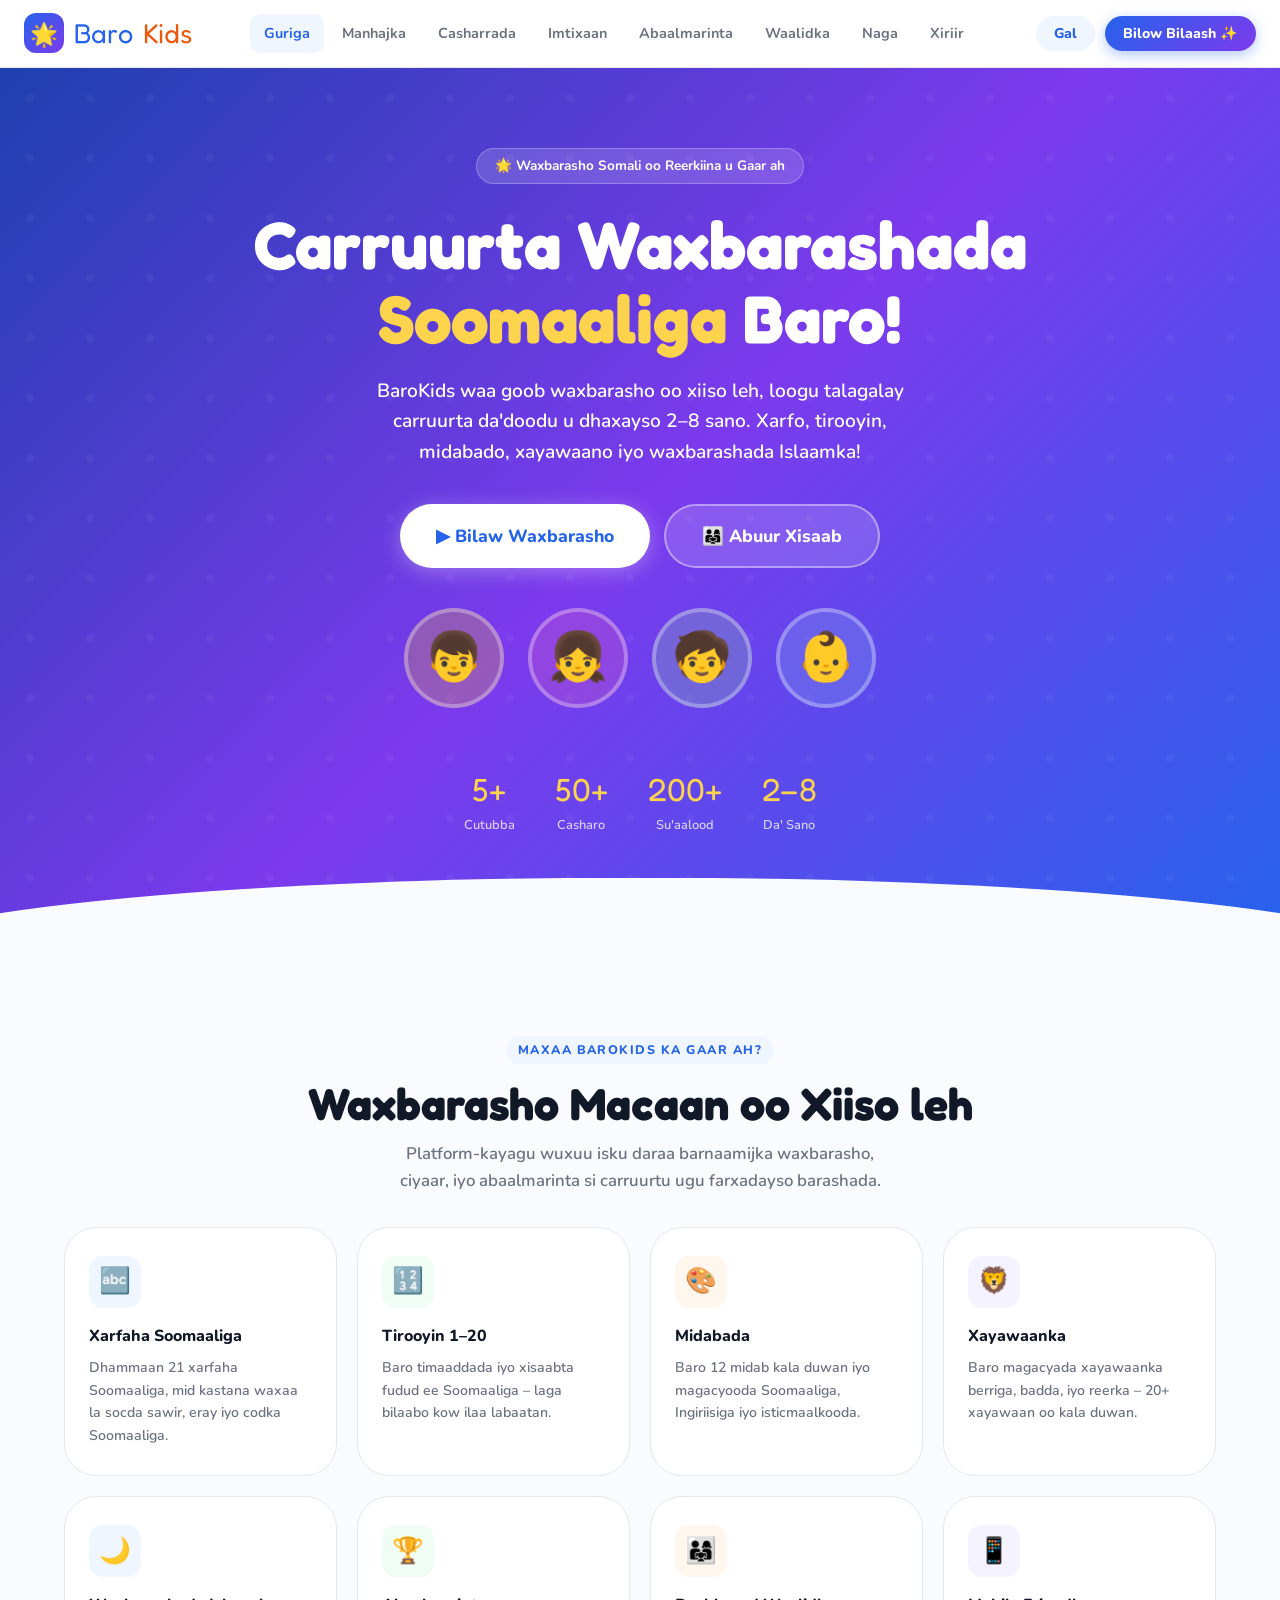
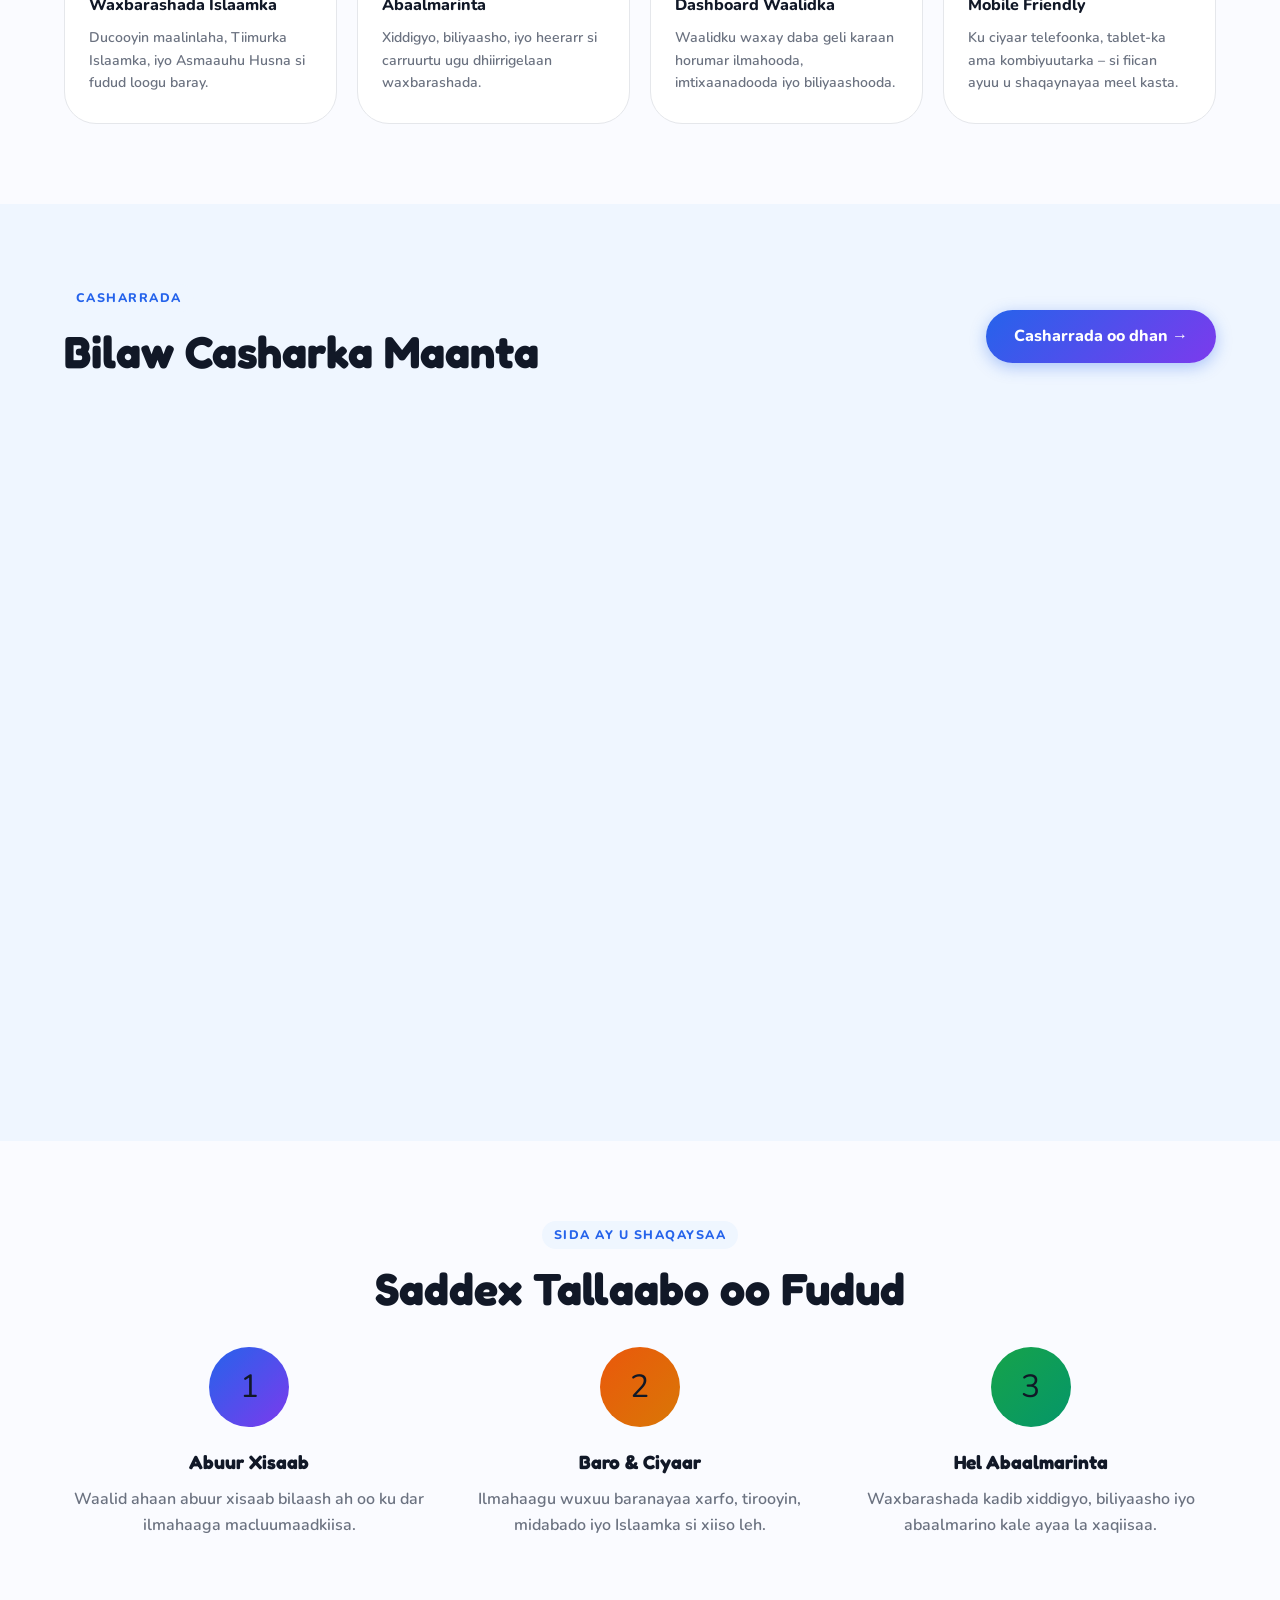
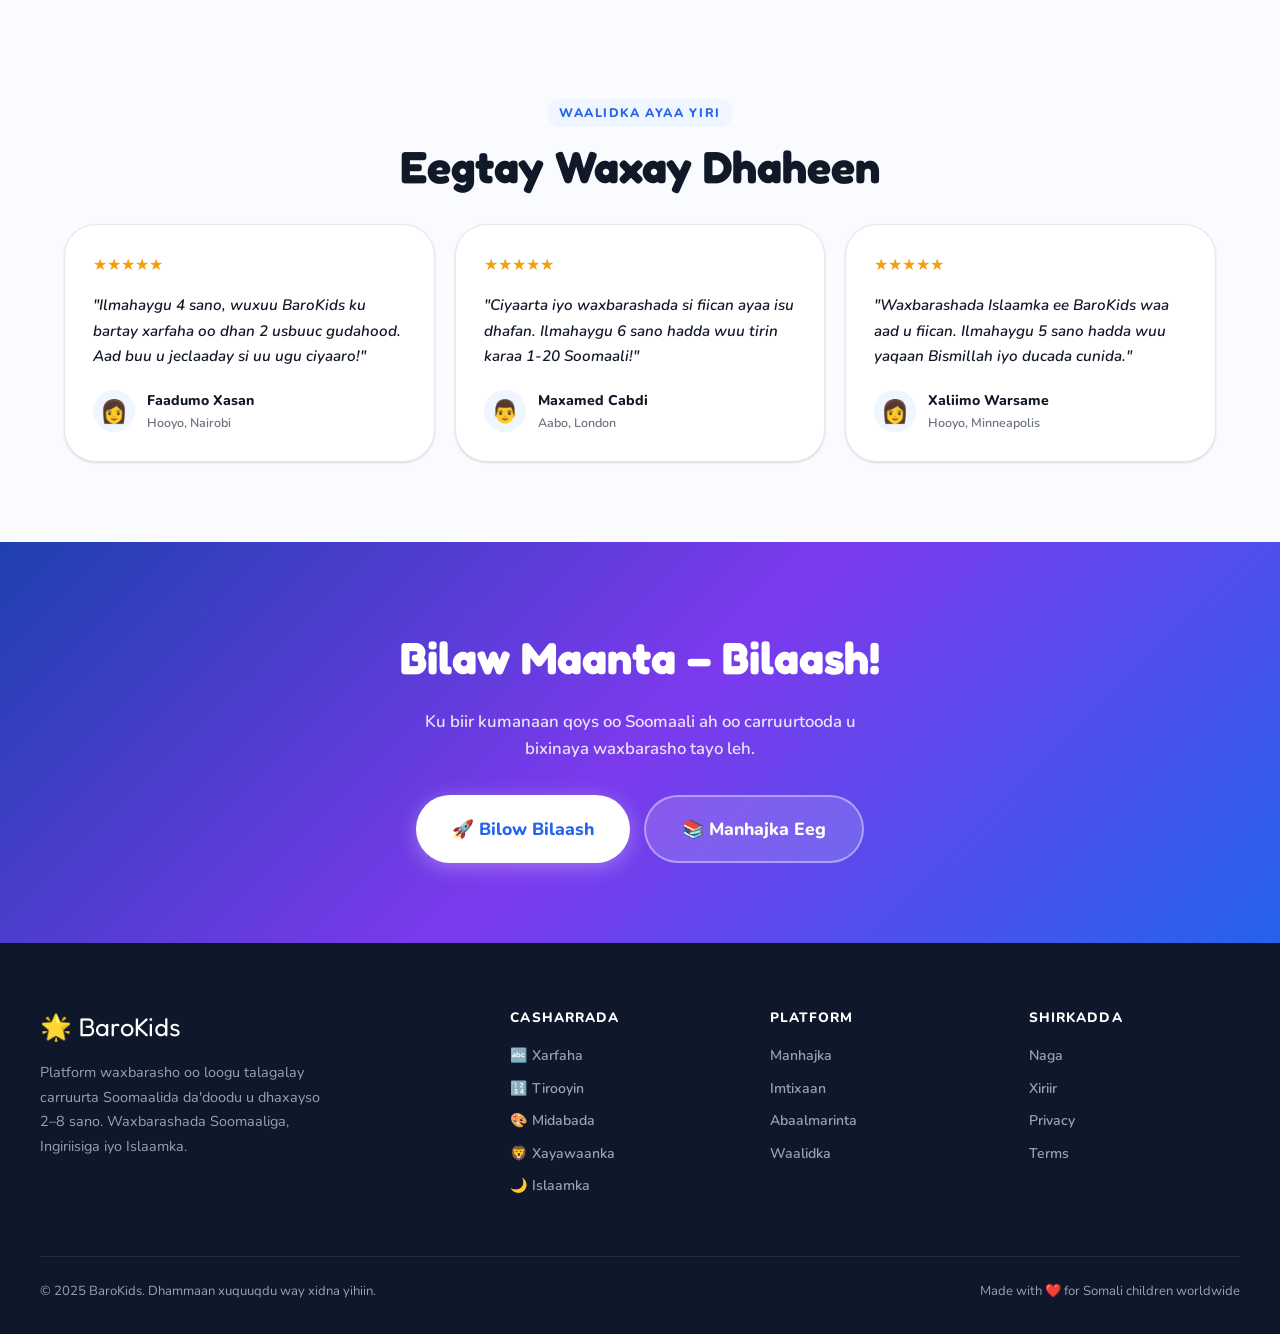
<file: index.html>
<!DOCTYPE html>
<html lang="so" dir="ltr">
<head>
<meta charset="UTF-8"/>
<meta name="viewport" content="width=device-width,initial-scale=1.0"/>
<title>BaroKids – Waxbarashada Carruurta Soomaalida</title>
<meta name="description" content="BaroKids waa platform waxbarasho oo loogu talagalay carruurta Soomaalida da'doodu u dhaxayso 2–8 sano. Baro xarfaha, tirooyin, midabada, xayawaanka iyo Islaamka."/>
<meta property="og:title" content="BaroKids – Somali Learning for Kids"/>
<meta property="og:description" content="Fun, interactive Somali learning for children ages 2–8"/>
<meta property="og:type" content="website"/>
<meta name="theme-color" content="#2563EB"/>
<link rel="stylesheet" href="style.css"/>
<script type="application/ld+json">
{"@context":"https://schema.org","@type":"WebSite","name":"BaroKids","description":"Somali Children Learning Platform","url":"https://barokids.com","audience":{"@type":"EducationalAudience","educationalRole":"student"}}
</script>
</head>
<body>

<!-- NAV -->
<nav class="navbar">
  <a href="index.html" class="nav-logo">
    <div class="logo-icon">🌟</div>
    Baro<span>Kids</span>
  </a>
  <div class="nav-links">
    <a href="index.html" class="active">Guriga</a>
    <a href="curriculum.html">Manhajka</a>
    <a href="lessons.html">Casharrada</a>
    <a href="quiz.html">Imtixaan</a>
    <a href="rewards.html">Abaalmarinta</a>
    <a href="parents.html">Waalidka</a>
    <a href="about.html">Naga</a>
    <a href="contact.html">Xiriir</a>
  </div>
  <div class="nav-actions">
    <div class="nav-stars-badge" onclick="location.href='rewards.html'" data-auth="logged-in" style="display:none;">
      ⭐ <span data-stars>0</span>
    </div>
    <button class="btn-nav-login" onclick="Modal.open('modal-auth')" data-auth="logged-out">Gal</button>
    <span data-auth="logged-in" style="display:none;font-size:0.85rem;font-weight:700;color:var(--blue);">👋 <span data-user-name></span></span>
    <button class="btn-nav-cta" onclick="Modal.open('modal-auth')" data-auth="logged-out">Bilow Bilaash ✨</button>
    <button class="btn-nav-login" onclick="Auth.logout()" data-auth="logged-in" style="display:none;">Ka Bax</button>
  </div>
  <button class="nav-hamburger" id="nav-hamburger" aria-label="Menu">
    <span></span><span></span><span></span>
  </button>
</nav>
<div class="nav-mobile" id="nav-mobile">
  <a href="index.html">🏠 Guriga</a>
  <a href="curriculum.html">📚 Manhajka</a>
  <a href="lessons.html">🎓 Casharrada</a>
  <a href="quiz.html">📝 Imtixaan</a>
  <a href="rewards.html">🏆 Abaalmarinta</a>
  <a href="parents.html">👨‍👩‍👧 Waalidka</a>
  <a href="about.html">ℹ️ Naga</a>
  <a href="contact.html">📧 Xiriir</a>
  <div style="margin-top:16px;display:flex;gap:10px;">
    <button class="btn btn-outline btn-sm" onclick="Modal.open('modal-auth')">Gal</button>
    <button class="btn btn-blue btn-sm" onclick="Modal.open('modal-auth')">Bilow</button>
  </div>
</div>

<!-- HERO -->
<section class="hero">
  <div class="hero-badge">🌟 Waxbarasho Somali oo Reerkiina u Gaar ah</div>
  <h1>Carruurta Waxbarashada<br><span class="highlight">Soomaaliga</span> Baro!</h1>
  <p class="hero-sub">BaroKids waa goob waxbarasho oo xiiso leh, loogu talagalay carruurta da'doodu u dhaxayso 2–8 sano. Xarfo, tirooyin, midabado, xayawaano iyo waxbarashada Islaamka!</p>
  <div class="hero-actions">
    <a href="lessons.html" class="btn btn-primary btn-lg">▶ Bilaw Waxbarasho</a>
    <button class="btn btn-secondary btn-lg" onclick="Modal.open('modal-auth')">👨‍👩‍👧 Abuur Xisaab</button>
  </div>
  <div class="hero-chars">
    <div class="hero-char" style="background:rgba(255,215,0,0.2);">👦</div>
    <div class="hero-char" style="background:rgba(255,105,180,0.2);">👧</div>
    <div class="hero-char" style="background:rgba(144,238,144,0.2);">🧒</div>
    <div class="hero-char" style="background:rgba(135,206,235,0.2);">👶</div>
  </div>
  <div class="hero-stats">
    <div class="hero-stat"><div class="num">5+</div><div class="lbl">Cutubba</div></div>
    <div class="hero-stat"><div class="num">50+</div><div class="lbl">Casharo</div></div>
    <div class="hero-stat"><div class="num">200+</div><div class="lbl">Su'aalood</div></div>
    <div class="hero-stat"><div class="num">2–8</div><div class="lbl">Da' Sano</div></div>
  </div>
  <div class="hero-wave"></div>
</section>

<!-- FEATURES -->
<section class="section">
  <div class="container">
    <div class="text-center mb-8 reveal">
      <div class="section-label">Maxaa BaroKids ka gaar ah?</div>
      <h2 class="section-title">Waxbarasho Macaan oo Xiiso leh</h2>
      <p class="section-sub">Platform-kayagu wuxuu isku daraa barnaamijka waxbarasho, ciyaar, iyo abaalmarinta si carruurtu ugu farxadayso barashada.</p>
    </div>
    <div class="features-grid">
      <div class="feature-card reveal">
        <div class="feature-icon bg-blue-light">🔤</div>
        <h3>Xarfaha Soomaaliga</h3>
        <p>Dhammaan 21 xarfaha Soomaaliga, mid kastana waxaa la socda sawir, eray iyo codka Soomaaliga.</p>
      </div>
      <div class="feature-card reveal">
        <div class="feature-icon bg-green-light">🔢</div>
        <h3>Tirooyin 1–20</h3>
        <p>Baro timaaddada iyo xisaabta fudud ee Soomaaliga – laga bilaabo kow ilaa labaatan.</p>
      </div>
      <div class="feature-card reveal">
        <div class="feature-icon bg-orange-light">🎨</div>
        <h3>Midabada</h3>
        <p>Baro 12 midab kala duwan iyo magacyooda Soomaaliga, Ingiriisiga iyo isticmaalkooda.</p>
      </div>
      <div class="feature-card reveal">
        <div class="feature-icon bg-purple-light">🦁</div>
        <h3>Xayawaanka</h3>
        <p>Baro magacyada xayawaanka berriga, badda, iyo reerka – 20+ xayawaan oo kala duwan.</p>
      </div>
      <div class="feature-card reveal">
        <div class="feature-icon bg-blue-light">🌙</div>
        <h3>Waxbarashada Islaamka</h3>
        <p>Ducooyin maalinlaha, Tiimurka Islaamka, iyo Asmaauhu Husna si fudud loogu baray.</p>
      </div>
      <div class="feature-card reveal">
        <div class="feature-icon bg-green-light">🏆</div>
        <h3>Abaalmarinta</h3>
        <p>Xiddigyo, biliyaasho, iyo heerarr si carruurtu ugu dhiirrigelaan waxbarashada.</p>
      </div>
      <div class="feature-card reveal">
        <div class="feature-icon bg-orange-light">👨‍👩‍👧</div>
        <h3>Dashboard Waalidka</h3>
        <p>Waalidku waxay daba geli karaan horumar ilmahooda, imtixaanadooda iyo biliyaashooda.</p>
      </div>
      <div class="feature-card reveal">
        <div class="feature-icon bg-purple-light">📱</div>
        <h3>Mobile Friendly</h3>
        <p>Ku ciyaar telefoonka, tablet-ka ama kombiyuutarka – si fiican ayuu u shaqaynayaa meel kasta.</p>
      </div>
    </div>
  </div>
</section>

<!-- LESSONS PREVIEW -->
<section class="section" style="background:var(--blue-light);">
  <div class="container">
    <div class="flex-between mb-8">
      <div class="reveal">
        <div class="section-label">Casharrada</div>
        <h2 class="section-title">Bilaw Casharka Maanta</h2>
      </div>
      <a href="lessons.html" class="btn btn-blue reveal">Casharrada oo dhan →</a>
    </div>
    <div id="home-lessons" class="grid-auto"></div>
  </div>
</section>

<!-- HOW IT WORKS -->
<section class="section">
  <div class="container">
    <div class="text-center mb-8 reveal">
      <div class="section-label">Sida ay u shaqaysaa</div>
      <h2 class="section-title">Saddex Tallaabo oo Fudud</h2>
    </div>
    <div class="grid-3">
      <div style="text-align:center;" class="reveal">
        <div style="width:80px;height:80px;background:var(--grad-blue);border-radius:50%;display:flex;align-items:center;justify-content:center;font-size:2rem;margin:0 auto 20px;">1</div>
        <h3 style="font-family:var(--font-display);font-size:1.2rem;margin-bottom:10px;">Abuur Xisaab</h3>
        <p style="color:var(--text-muted);font-weight:600;">Waalid ahaan abuur xisaab bilaash ah oo ku dar ilmahaaga macluumaadkiisa.</p>
      </div>
      <div style="text-align:center;" class="reveal">
        <div style="width:80px;height:80px;background:var(--grad-orange);border-radius:50%;display:flex;align-items:center;justify-content:center;font-size:2rem;margin:0 auto 20px;">2</div>
        <h3 style="font-family:var(--font-display);font-size:1.2rem;margin-bottom:10px;">Baro & Ciyaar</h3>
        <p style="color:var(--text-muted);font-weight:600;">Ilmahaagu wuxuu baranayaa xarfo, tirooyin, midabado iyo Islaamka si xiiso leh.</p>
      </div>
      <div style="text-align:center;" class="reveal">
        <div style="width:80px;height:80px;background:var(--grad-green);border-radius:50%;display:flex;align-items:center;justify-content:center;font-size:2rem;margin:0 auto 20px;">3</div>
        <h3 style="font-family:var(--font-display);font-size:1.2rem;margin-bottom:10px;">Hel Abaalmarinta</h3>
        <p style="color:var(--text-muted);font-weight:600;">Waxbarashada kadib xiddigyo, biliyaasho iyo abaalmarino kale ayaa la xaqiisaa.</p>
      </div>
    </div>
  </div>
</section>

<!-- TESTIMONIALS -->
<section class="section" style="background:var(--bg);">
  <div class="container">
    <div class="text-center mb-8 reveal">
      <div class="section-label">Waalidka ayaa yiri</div>
      <h2 class="section-title">Eegtay Waxay Dhaheen</h2>
    </div>
    <div class="grid-3">
      <div class="testimonial-card reveal">
        <div class="testimonial-stars">★★★★★</div>
        <p class="testimonial-text">"Ilmahaygu 4 sano, wuxuu BaroKids ku bartay xarfaha oo dhan 2 usbuuc gudahood. Aad buu u jeclaaday si uu ugu ciyaaro!"</p>
        <div class="testimonial-author">
          <div class="author-avatar">👩</div>
          <div><div class="author-name">Faadumo Xasan</div><div class="author-role">Hooyo, Nairobi</div></div>
        </div>
      </div>
      <div class="testimonial-card reveal">
        <div class="testimonial-stars">★★★★★</div>
        <p class="testimonial-text">"Ciyaarta iyo waxbarashada si fiican ayaa isu dhafan. Ilmahaygu 6 sano hadda wuu tirin karaa 1-20 Soomaali!"</p>
        <div class="testimonial-author">
          <div class="author-avatar">👨</div>
          <div><div class="author-name">Maxamed Cabdi</div><div class="author-role">Aabo, London</div></div>
        </div>
      </div>
      <div class="testimonial-card reveal">
        <div class="testimonial-stars">★★★★★</div>
        <p class="testimonial-text">"Waxbarashada Islaamka ee BaroKids waa aad u fiican. Ilmahaygu 5 sano hadda wuu yaqaan Bismillah iyo ducada cunida."</p>
        <div class="testimonial-author">
          <div class="author-avatar">👩</div>
          <div><div class="author-name">Xaliimo Warsame</div><div class="author-role">Hooyo, Minneapolis</div></div>
        </div>
      </div>
    </div>
  </div>
</section>

<!-- CTA BANNER -->
<section class="section" style="background:var(--grad-hero);">
  <div class="container" style="text-align:center;">
    <div class="reveal">
      <h2 style="font-family:var(--font-display);font-size:clamp(1.8rem,4vw,2.8rem);color:#fff;margin-bottom:16px;">Bilaw Maanta – Bilaash!</h2>
      <p style="color:rgba(255,255,255,0.85);font-size:1.05rem;font-weight:600;margin-bottom:32px;max-width:480px;margin-left:auto;margin-right:auto;">Ku biir kumanaan qoys oo Soomaali ah oo carruurtooda u bixinaya waxbarasho tayo leh.</p>
      <div style="display:flex;justify-content:center;gap:14px;flex-wrap:wrap;">
        <button class="btn btn-primary btn-lg" onclick="Modal.open('modal-auth')">🚀 Bilow Bilaash</button>
        <a href="curriculum.html" class="btn btn-secondary btn-lg">📚 Manhajka Eeg</a>
      </div>
    </div>
  </div>
</section>

<!-- FOOTER -->
<footer class="footer">
  <div class="footer-grid">
    <div class="footer-brand">
      <div class="logo">🌟 BaroKids</div>
      <p>Platform waxbarasho oo loogu talagalay carruurta Soomaalida da'doodu u dhaxayso 2–8 sano. Waxbarashada Soomaaliga, Ingiriisiga iyo Islaamka.</p>
    </div>
    <div class="footer-col">
      <h4>Casharrada</h4>
      <a href="lessons.html?lesson=alphabet">🔤 Xarfaha</a>
      <a href="lessons.html?lesson=numbers">🔢 Tirooyin</a>
      <a href="lessons.html?lesson=colors">🎨 Midabada</a>
      <a href="lessons.html?lesson=animals">🦁 Xayawaanka</a>
      <a href="lessons.html?lesson=islamic">🌙 Islaamka</a>
    </div>
    <div class="footer-col">
      <h4>Platform</h4>
      <a href="curriculum.html">Manhajka</a>
      <a href="quiz.html">Imtixaan</a>
      <a href="rewards.html">Abaalmarinta</a>
      <a href="parents.html">Waalidka</a>
    </div>
    <div class="footer-col">
      <h4>Shirkadda</h4>
      <a href="about.html">Naga</a>
      <a href="contact.html">Xiriir</a>
      <a href="#">Privacy</a>
      <a href="#">Terms</a>
    </div>
  </div>
  <div class="footer-bottom">
    <span>© 2025 BaroKids. Dhammaan xuquuqdu way xidna yihiin.</span>
    <span>Made with ❤️ for Somali children worldwide</span>
  </div>
</footer>

<!-- AUTH MODAL -->
<div class="modal-overlay" id="modal-auth">
  <div class="modal">
    <button class="modal-close" onclick="Modal.close('modal-auth')">✕</button>
    <h2>👋 Ku soo dhawow!</h2>
    <p class="modal-sub">Gal xisaabkaaga ama abuur mid cusub bilaash ah.</p>
    <div class="auth-tabs">
      <button class="auth-tab active" onclick="switchTab('login')">Gal</button>
      <button class="auth-tab" onclick="switchTab('register')">Abuur Xisaab</button>
    </div>
    <!-- Login Form -->
    <form id="login-form">
      <div class="form-group">
        <label class="form-label">Email</label>
        <div class="input-with-icon">
          <span class="input-icon">📧</span>
          <input type="email" id="login-email" class="form-control" placeholder="email@tusaale.com" required/>
        </div>
      </div>
      <div class="form-group">
        <label class="form-label">Furaha Sirta</label>
        <div class="input-with-icon">
          <span class="input-icon">🔒</span>
          <input type="password" id="login-password" class="form-control" placeholder="••••••••" required/>
        </div>
      </div>
      <button type="submit" class="btn btn-blue btn-full">Gal Xisaabka →</button>
      <div class="divider">ama</div>
      <button type="button" class="btn btn-outline btn-full" onclick="Auth.login('demo@barokids.com','demo123'),UI.updateAuthState(),Modal.closeAll(),Toast.show('Demo account! 👋','success')">
        🎯 Demo Account ku Ciyaar
      </button>
    </form>
    <!-- Register Form -->
    <form id="register-form" style="display:none;">
      <div class="form-group">
        <label class="form-label">Magacaaga</label>
        <input type="text" id="reg-name" class="form-control" placeholder="Magacaaga oo buuxa" required/>
      </div>
      <div class="form-group">
        <label class="form-label">Email</label>
        <input type="email" id="reg-email" class="form-control" placeholder="email@tusaale.com" required/>
      </div>
      <div class="form-group">
        <label class="form-label">Furaha Sirta</label>
        <input type="password" id="reg-password" class="form-control" placeholder="Min. 6 xaraf" required/>
      </div>
      <div class="form-group">
        <label class="form-label">Xaqiiji Furaha</label>
        <input type="password" id="reg-confirm" class="form-control" placeholder="Ku celi furaha" required/>
      </div>
      <button type="submit" class="btn btn-blue btn-full">Abuur Xisaab 🎉</button>
    </form>
  </div>
</div>

<!-- ADD CHILD MODAL -->
<div class="modal-overlay" id="modal-add-child">
  <div class="modal">
    <button class="modal-close" onclick="Modal.close('modal-add-child')">✕</button>
    <h2>👶 Ku dar Ilmaha</h2>
    <p class="modal-sub">Ku dar macluumaadka ilmahaaga si loo raaco horumarkiisa.</p>
    <form id="add-child-form">
      <div class="form-group">
        <label class="form-label">Magaca Ilmaha</label>
        <input type="text" id="child-name" class="form-control" placeholder="Magaca ilmaha" required/>
      </div>
      <div class="form-group">
        <label class="form-label">Da'da (sano)</label>
        <select id="child-age" class="form-control" required>
          <option value="">Dooro da'da</option>
          <option value="2">2 sano</option><option value="3">3 sano</option>
          <option value="4">4 sano</option><option value="5">5 sano</option>
          <option value="6">6 sano</option><option value="7">7 sano</option>
          <option value="8">8 sano</option>
        </select>
      </div>
      <div class="form-group">
        <label class="form-label">Sumadda Ilmaha</label>
        <input type="hidden" id="selected-avatar" value="👦"/>
        <div id="avatar-picker" style="display:flex;flex-wrap:wrap;gap:8px;margin-bottom:8px;"></div>
      </div>
      <button type="submit" class="btn btn-blue btn-full">Ku dar Ilmaha ✨</button>
    </form>
  </div>
</div>

<script src="script.js"></script>
<script>
  function switchTab(tab) {
    document.querySelectorAll('.auth-tab').forEach((t,i)=>t.classList.toggle('active',i===(tab==='login'?0:1)));
    document.getElementById('login-form').style.display = tab==='login'?'':'none';
    document.getElementById('register-form').style.display = tab==='register'?'':'none';
  }
  // Create demo account on first load
  (function(){
    const db = JSON.parse(localStorage.getItem('barokids_v2')||'{}');
    if(!db.accounts?.find(a=>a.email==='demo@barokids.com')){
      const id='u_demo';
      const cid='c_demo';
      if(!db.accounts) db.accounts=[];
      if(!db.children) db.children=[];
      if(!db.progress) db.progress={};
      db.accounts.push({id,name:'Demo Waalid',email:'demo@barokids.com',password:btoa('demo123'),role:'parent',createdAt:new Date().toISOString()});
      db.children.push({id:cid,parentId:id,name:'Demo Ilmo',age:5,avatar:'🦊',createdAt:new Date().toISOString()});
      db.progress[cid]={lessons:{},quizzes:{},stars:12,xp:45,level:1,streak:3,lastActive:null,badges:['first_lesson','star_10']};
      localStorage.setItem('barokids_v2',JSON.stringify(db));
    }
  })();
</script>
</body>
</html>
</file>
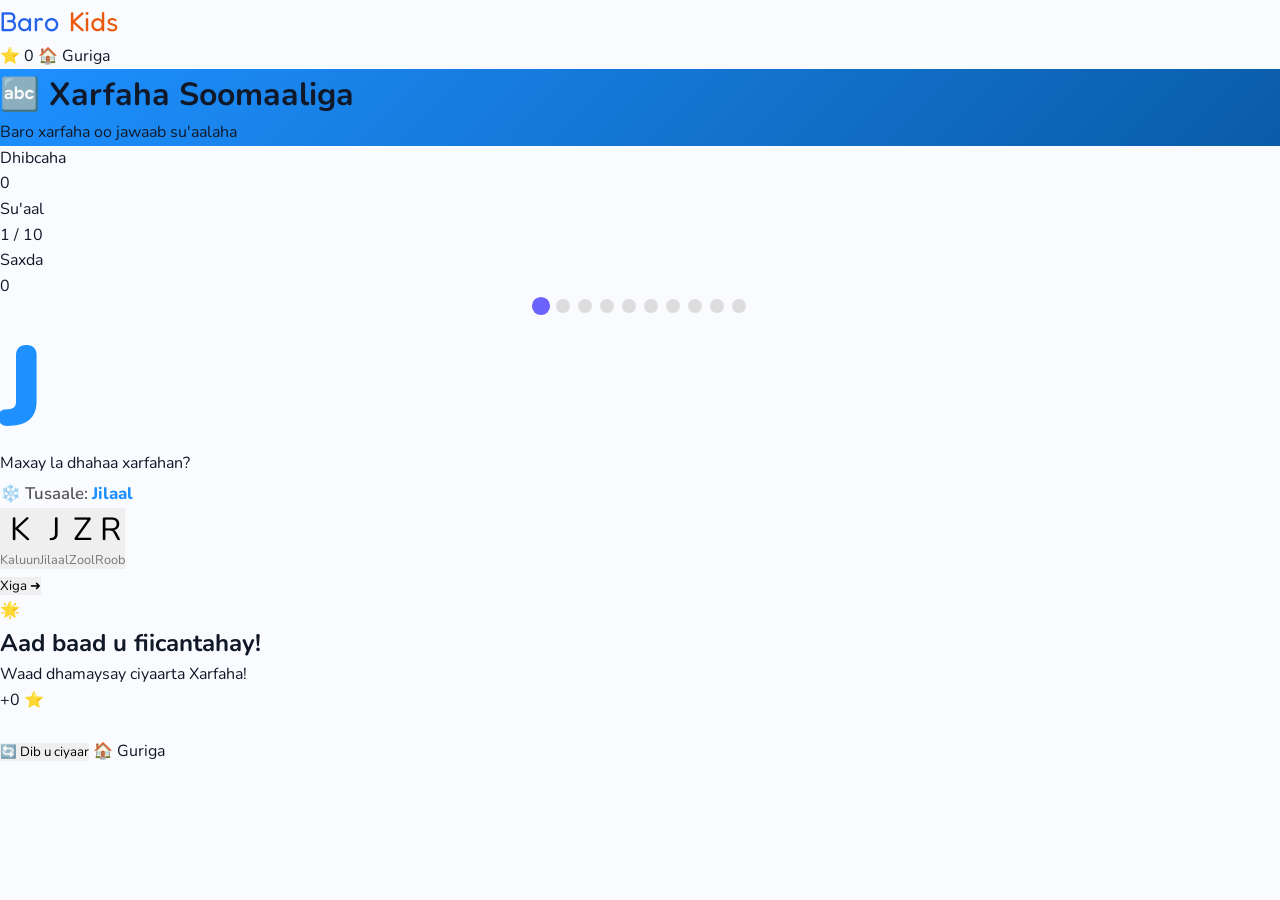
<file: alphabet.html>
<!DOCTYPE html>
<html lang="so" dir="ltr">
<head>
  <meta charset="UTF-8" />
  <meta name="viewport" content="width=device-width, initial-scale=1.0" />
  <title>Xarfaha – BaroKids</title>
  <link rel="stylesheet" href="style.css" />
  <style>
    .page-header { background: linear-gradient(135deg, #1E90FF 0%, #0a5ca8 100%); }
    .letter-showcase {
      font-size: 7rem;
      font-weight: 900;
      color: #1E90FF;
      line-height: 1;
      margin-bottom: 6px;
      display: block;
      animation: popIn 0.3s cubic-bezier(.36,.07,.19,.97);
    }
    .word-example {
      font-size: 1.05rem;
      color: #555;
      font-weight: 600;
      margin-top: 4px;
    }
    .word-example em {
      font-style: normal;
      color: #1E90FF;
      font-weight: 800;
    }
    .progress-dots {
      display: flex;
      gap: 8px;
      justify-content: center;
      flex-wrap: wrap;
      margin-bottom: 20px;
    }
    .dot {
      width: 14px; height: 14px;
      border-radius: 50%;
      background: #ddd;
      transition: background 0.3s;
    }
    .dot.done { background: #1E90FF; }
    .dot.active { background: #6C63FF; transform: scale(1.3); }
    @keyframes popIn {
      0%   { transform: scale(0.5) rotate(-10deg); opacity: 0; }
      70%  { transform: scale(1.1) rotate(3deg); }
      100% { transform: scale(1) rotate(0); opacity: 1; }
    }
  </style>
</head>
<body>

<script src="rewards.js"></script>

<div class="page-header">
  <h1>🔤 Xarfaha Soomaaliga</h1>
  <p>Baro xarfaha oo jawaab su'aalaha</p>
</div>

<div class="game-area">
  <!-- Score Bar -->
  <div class="score-bar">
    <div><div class="label">Dhibcaha</div><div class="value" id="score-display">0</div></div>
    <div><div class="label">Su'aal</div><div class="value" id="q-counter">1 / 10</div></div>
    <div><div class="label">Saxda</div><div class="value" id="correct-display">0</div></div>
  </div>

  <!-- Progress Dots -->
  <div class="progress-dots" id="progress-dots"></div>

  <!-- Question Card -->
  <div class="question-card" id="question-card">
    <span class="letter-showcase" id="letter-big">A</span>
    <div class="question-text" id="question-text">Maxay la dhahaa xarfahan?</div>
    <div class="hint-text word-example" id="word-example"></div>
  </div>

  <!-- Answer Grid -->
  <div class="answer-grid" id="answer-grid"></div>

  <!-- Next Button -->
  <button class="next-btn" id="next-btn" onclick="nextQuestion()">Xiga ➜</button>

  <!-- Completion Card -->
  <div class="completion-card" id="completion-card">
    <div class="big-star">🌟</div>
    <h2>Aad baad u fiicantahay!</h2>
    <p>Waad dhamaysay ciyaarta Xarfaha!</p>
    <div class="earned" id="stars-earned">+0 ⭐</div>
    <br>
    <button class="completion-btn btn-retry" onclick="restartGame()">🔄 Dib u ciyaar</button>
    <a class="completion-btn btn-home" href="index.html">🏠 Guriga</a>
  </div>
</div>

<script src="rewards.js"></script>
<script>
buildNav('alphabet');

const LETTERS = [
  { letter: 'A',  sound: 'A',  word: 'Af',      emoji: '👄' },
  { letter: 'B',  sound: 'B',  word: 'Bahal',    emoji: '🐾' },
  { letter: 'C',  sound: 'C',  word: 'Caano',    emoji: '🥛' },
  { letter: 'D',  sound: 'D',  word: 'Dab',      emoji: '🔥' },
  { letter: 'E',  sound: 'E',  word: 'Eel',      emoji: '🐍' },
  { letter: 'F',  sound: 'F',  word: 'Fool',     emoji: '👻' },
  { letter: 'G',  sound: 'G',  word: 'Guri',     emoji: '🏠' },
  { letter: 'H',  sound: 'H',  word: 'Hilibka',  emoji: '🥩' },
  { letter: 'I',  sound: 'I',  word: 'Ilmo',     emoji: '👧' },
  { letter: 'J',  sound: 'J',  word: 'Jilaal',   emoji: '❄️' },
  { letter: 'K',  sound: 'K',  word: 'Kaluun',   emoji: '🐟' },
  { letter: 'L',  sound: 'L',  word: 'Libaax',   emoji: '🦁' },
  { letter: 'M',  sound: 'M',  word: 'Malab',    emoji: '🍯' },
  { letter: 'N',  sound: 'N',  word: 'Naag',     emoji: '👩' },
  { letter: 'O',  sound: 'O',  word: 'Ood',      emoji: '🌿' },
  { letter: 'Q',  sound: 'Q',  word: 'Qoriga',   emoji: '🐑' },
  { letter: 'R',  sound: 'R',  word: 'Roob',     emoji: '🌧️' },
  { letter: 'S',  sound: 'S',  word: 'Suuq',     emoji: '🏪' },
  { letter: 'T',  sound: 'T',  word: 'Timir',    emoji: '🌴' },
  { letter: 'U',  sound: 'U',  word: 'Ukun',     emoji: '🥚' },
  { letter: 'W',  sound: 'W',  word: 'Waxbarasho', emoji: '📚' },
  { letter: 'X',  sound: 'X',  word: 'Xiddig',   emoji: '⭐' },
  { letter: 'Y',  sound: 'Y',  word: 'Yar',      emoji: '🐣' },
  { letter: 'Z',  sound: 'Z',  word: 'Zool',     emoji: '🦒' },
];

let questions = [];
let current = 0;
let score = 0;
let correct = 0;
let answered = false;

function shuffle(arr) {
  const a = [...arr];
  for (let i = a.length - 1; i > 0; i--) {
    const j = Math.floor(Math.random() * (i + 1));
    [a[i], a[j]] = [a[j], a[i]];
  }
  return a;
}

function generateQuestions() {
  const pool = shuffle(LETTERS).slice(0, 10);
  questions = pool.map(item => {
    const wrongs = shuffle(LETTERS.filter(l => l.letter !== item.letter)).slice(0, 3);
    const options = shuffle([item, ...wrongs]);
    return { item, options };
  });
}

function buildDots() {
  const container = document.getElementById('progress-dots');
  container.innerHTML = '';
  questions.forEach((_, i) => {
    const dot = document.createElement('div');
    dot.className = 'dot' + (i === 0 ? ' active' : '');
    dot.id = 'dot-' + i;
    container.appendChild(dot);
  });
}

function renderQuestion() {
  const { item, options } = questions[current];
  answered = false;

  document.getElementById('letter-big').textContent = item.letter;
  document.getElementById('letter-big').style.animation = 'none';
  setTimeout(() => document.getElementById('letter-big').style.animation = '', 10);

  document.getElementById('question-text').textContent = 'Maxay la dhahaa xarfahan?';
  document.getElementById('word-example').innerHTML =
    `${item.emoji} Tusaale: <em>${item.word}</em>`;

  document.getElementById('q-counter').textContent = `${current + 1} / 10`;
  document.getElementById('score-display').textContent = score;
  document.getElementById('correct-display').textContent = correct;

  // Dots
  for (let i = 0; i < questions.length; i++) {
    const d = document.getElementById('dot-' + i);
    d.className = 'dot' + (i < current ? ' done' : i === current ? ' active' : '');
  }

  // Answer buttons
  const grid = document.getElementById('answer-grid');
  grid.innerHTML = '';
  options.forEach(opt => {
    const btn = document.createElement('button');
    btn.className = 'answer-btn';
    btn.innerHTML = `<span style="font-size:2rem;">${opt.letter}</span><br><span style="font-size:0.8rem;color:#777;">${opt.word}</span>`;
    btn.onclick = () => handleAnswer(btn, opt.letter === item.letter, item);
    grid.appendChild(btn);
  });

  document.getElementById('next-btn').classList.remove('visible');
  document.getElementById('question-card').style.display = '';
  document.getElementById('completion-card').classList.remove('show');
}

function handleAnswer(btn, isCorrect, item) {
  if (answered) return;
  answered = true;

  document.querySelectorAll('.answer-btn').forEach(b => b.disabled = true);

  if (isCorrect) {
    btn.classList.add('correct');
    score += 10;
    correct++;
    showToast('✅ Saxsax! ' + item.letter + ' = ' + item.word, 'correct');
  } else {
    btn.classList.add('wrong');
    // Highlight correct
    document.querySelectorAll('.answer-btn').forEach(b => {
      if (b.textContent.trim().startsWith(item.letter)) b.classList.add('correct');
    });
    showToast('❌ Isku day! ' + item.letter + ' = ' + item.word, 'wrong');
  }

  document.getElementById('score-display').textContent = score;
  document.getElementById('correct-display').textContent = correct;
  document.getElementById('next-btn').classList.add('visible');
}

function nextQuestion() {
  current++;
  if (current >= questions.length) {
    showCompletion();
  } else {
    renderQuestion();
  }
}

function showCompletion() {
  const starsEarned = Math.round((correct / 10) * 5);
  addStars(starsEarned);
  localStorage.setItem('alpha_done', correct);

  document.getElementById('question-card').style.display = 'none';
  document.getElementById('answer-grid').innerHTML = '';
  document.getElementById('next-btn').classList.remove('visible');

  const card = document.getElementById('completion-card');
  card.classList.add('show');
  document.getElementById('stars-earned').textContent = `+${starsEarned} ⭐`;

  if (correct >= 7) launchConfetti(80);
}

function restartGame() {
  score = 0; correct = 0; current = 0;
  generateQuestions();
  buildDots();
  renderQuestion();
}

generateQuestions();
buildDots();
renderQuestion();
</script>
</body>
</html>
</file>
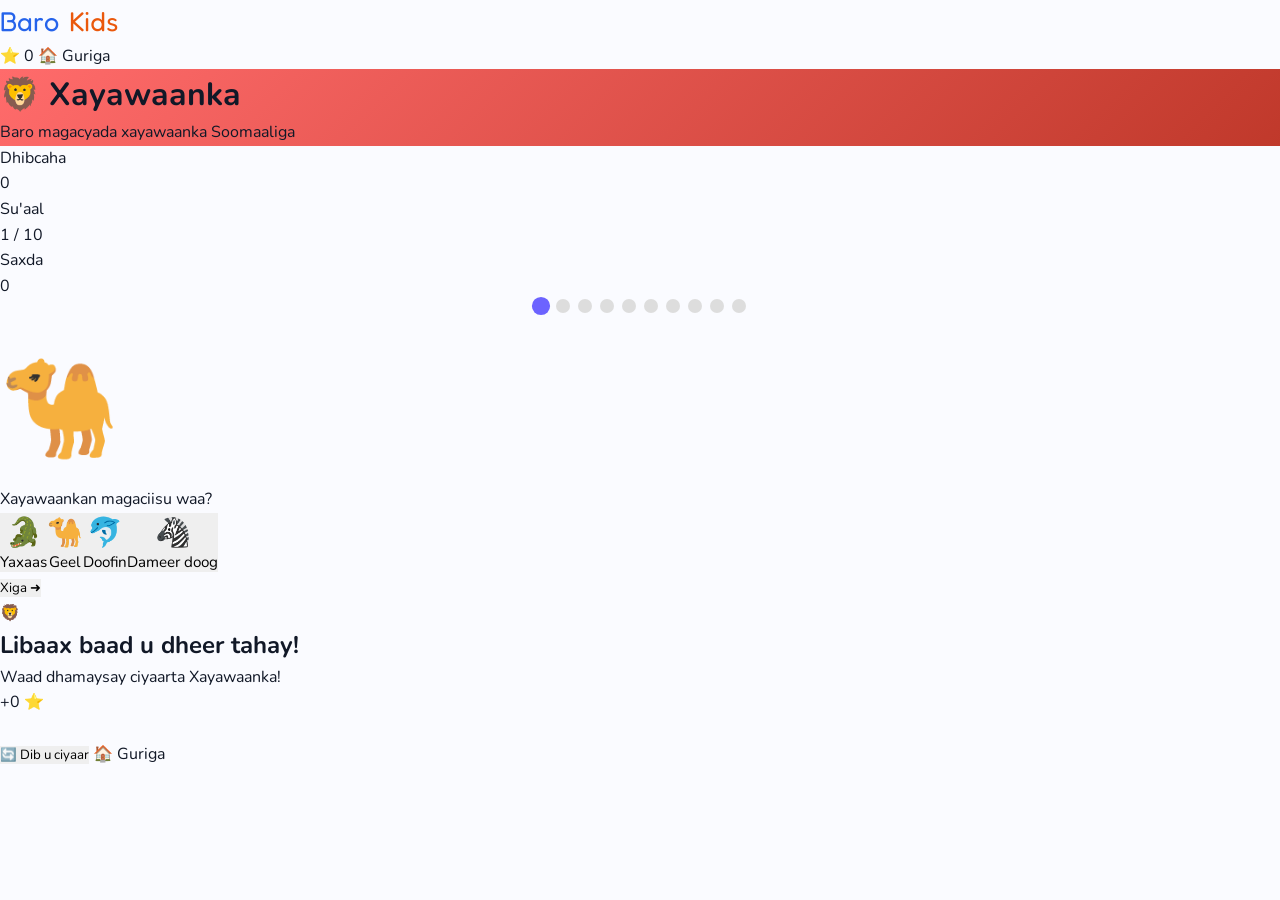
<file: animals.html>
<!DOCTYPE html>
<html lang="so" dir="ltr">
<head>
  <meta charset="UTF-8" />
  <meta name="viewport" content="width=device-width, initial-scale=1.0" />
  <title>Xayawaanka – BaroKids</title>
  <link rel="stylesheet" href="style.css" />
  <style>
    .page-header { background: linear-gradient(135deg, #FF6B6B 0%, #c0392b 100%); }
    .animal-emoji {
      font-size: 6rem;
      display: block;
      animation: animalBounce 0.5s cubic-bezier(.36,.07,.19,.97);
    }
    .animal-fact {
      background: #fff7f7;
      border-left: 4px solid #FF6B6B;
      border-radius: 10px;
      padding: 10px 14px;
      margin-top: 10px;
      font-size: 0.88rem;
      color: #555;
      text-align: left;
    }
    .progress-dots {
      display: flex; gap: 8px; justify-content: center; flex-wrap: wrap; margin-bottom: 20px;
    }
    .dot { width: 14px; height: 14px; border-radius: 50%; background: #ddd; transition: background 0.3s; }
    .dot.done   { background: #FF6B6B; }
    .dot.active { background: #6C63FF; transform: scale(1.3); }
    @keyframes animalBounce {
      0%   { transform: scale(0.3) translateY(30px); opacity: 0; }
      60%  { transform: scale(1.15) translateY(-6px); opacity: 1; }
      100% { transform: scale(1) translateY(0); opacity: 1; }
    }
  </style>
</head>
<body>

<script src="rewards.js"></script>

<div class="page-header">
  <h1>🦁 Xayawaanka</h1>
  <p>Baro magacyada xayawaanka Soomaaliga</p>
</div>

<div class="game-area">
  <div class="score-bar">
    <div><div class="label">Dhibcaha</div><div class="value" id="score-display">0</div></div>
    <div><div class="label">Su'aal</div><div class="value" id="q-counter">1 / 10</div></div>
    <div><div class="label">Saxda</div><div class="value" id="correct-display">0</div></div>
  </div>

  <div class="progress-dots" id="progress-dots"></div>

  <div class="question-card" id="question-card">
    <span class="animal-emoji" id="animal-emoji">🦁</span>
    <div class="question-text" id="question-text">Xayawaankan magaciisu waa?</div>
    <div class="hint-text" id="hint-text"></div>
    <div class="animal-fact" id="animal-fact" style="display:none;"></div>
  </div>

  <div class="answer-grid" id="answer-grid"></div>
  <button class="next-btn" id="next-btn" onclick="nextQuestion()">Xiga ➜</button>

  <div class="completion-card" id="completion-card">
    <div class="big-star">🦁</div>
    <h2>Libaax baad u dheer tahay!</h2>
    <p>Waad dhamaysay ciyaarta Xayawaanka!</p>
    <div class="earned" id="stars-earned">+0 ⭐</div>
    <br>
    <button class="completion-btn btn-retry" onclick="restartGame()">🔄 Dib u ciyaar</button>
    <a class="completion-btn btn-home" href="index.html">🏠 Guriga</a>
  </div>
</div>

<script>
buildNav('animals');

const ANIMALS = [
  { emoji: '🦁', so: 'Libaax',   en: 'Lion',     fact: 'Libaaxu waa boqorka xayawaanka.' },
  { emoji: '🐘', so: 'Maroodi',  en: 'Elephant', fact: 'Maroodigu waa kan ugu weyn dhulka.' },
  { emoji: '🦒', so: 'Giraaf',   en: 'Giraffe',  fact: 'Giraafku waa ugu dheer ugaadha.' },
  { emoji: '🐊', so: 'Yaxaas',   en: 'Crocodile',fact: 'Yaxaastu waxay nool tahay biyaha iyo dhulka.' },
  { emoji: '🦓', so: 'Dameer doog',en:'Zebra',   fact: 'Dameer doogu leeyahay jawi cas oo cad.' },
  { emoji: '🐆', so: 'Haramcad', en: 'Cheetah',  fact: 'Haramcadku waa tan ugu degdegta.' },
  { emoji: '🐒', so: 'Daayeer',  en: 'Monkey',   fact: 'Daayeertu waxay jeclahay miro.' },
  { emoji: '🦅', so: 'Gorgor',   en: 'Eagle',    fact: 'Gorgorku wuu duulaa aad u sare.' },
  { emoji: '🐢', so: 'Diinka',   en: 'Tortoise', fact: 'Diinku waa kan ugu gaabista xayawaanka.' },
  { emoji: '🐍', so: 'Mas',      en: 'Snake',    fact: 'Maska ma laha lugaha laakiin wuu socda.' },
  { emoji: '🦜', so: 'Dool',     en: 'Parrot',   fact: 'Doolu wuxuu ku hadlaa codka dadka.' },
  { emoji: '🐬', so: 'Doofin',   en: 'Dolphin',  fact: 'Doofinku waa xayawaan aad u caqli badan.' },
  { emoji: '🦔', so: 'Qardoon',  en: 'Hedgehog', fact: 'Qardoonku leeyahay qaro daran.' },
  { emoji: '🐓', so: 'Digaag',   en: 'Chicken',  fact: 'Digaagu wuxuu bixiyaa ukunta.' },
  { emoji: '🐄', so: 'Lo\'',     en: 'Cow',      fact: 'Lo\'du waxay bixisaa caano.' },
  { emoji: '🐐', so: 'Ri',       en: 'Goat',     fact: 'Rigu wuu cunaa caws.' },
  { emoji: '🐪', so: 'Geel',     en: 'Camel',    fact: 'Geelu wuxuu noolaan karaa cidlada.' },
  { emoji: '🐟', so: 'Kalluun',  en: 'Fish',     fact: 'Kalluunku wuxuu ku nool yahay biyaha.' },
  { emoji: '🦊', so: 'Dawaco',   en: 'Fox',      fact: 'Dawacadu aad bay u xariir badan tahay.' },
  { emoji: '🐝', so: 'Shinni',   en: 'Bee',      fact: 'Shinnidu waxay samaysaa malab macaan.' },
];

let questions = [], current = 0, score = 0, correct = 0, answered = false;

function shuffle(arr) {
  const a = [...arr];
  for (let i = a.length-1; i > 0; i--) {
    const j = Math.floor(Math.random()*(i+1)); [a[i],a[j]]=[a[j],a[i]];
  }
  return a;
}

function generateQuestions() {
  const pool = shuffle(ANIMALS).slice(0, 10);
  questions = pool.map((item, idx) => {
    const type = idx % 3;
    // type 0: show emoji → pick Somali name
    // type 1: show Somali name → pick emoji
    // type 2: show emoji → pick emoji from options (recognition)
    const wrongs = shuffle(ANIMALS.filter(a => a.so !== item.so)).slice(0, 3);
    const options = shuffle([item, ...wrongs]);
    return { item, type: type === 2 ? 0 : type, options };
  });
}

function buildDots() {
  const c = document.getElementById('progress-dots');
  c.innerHTML = '';
  questions.forEach((_, i) => {
    const d = document.createElement('div');
    d.className = 'dot'+(i===0?' active':'');
    d.id = 'dot-'+i;
    c.appendChild(d);
  });
}

function renderQuestion() {
  const { item, type, options } = questions[current];
  answered = false;

  document.getElementById('animal-fact').style.display = 'none';

  if (type === 0) {
    // Show emoji, ask for name
    document.getElementById('animal-emoji').textContent = item.emoji;
    document.getElementById('question-text').textContent = 'Xayawaankan magaciisu waa?';
    document.getElementById('hint-text').textContent = '';
    const grid = document.getElementById('answer-grid');
    grid.innerHTML = '';
    options.forEach(opt => {
      const btn = document.createElement('button');
      btn.className = 'answer-btn';
      btn.innerHTML = `<span style="font-size:1.8rem;">${opt.emoji}</span><br><span style="font-size:0.95rem;">${opt.so}</span>`;
      btn.onclick = () => handleAnswer(btn, opt.so === item.so, item);
      grid.appendChild(btn);
    });
  } else {
    // Show name, ask for emoji
    document.getElementById('animal-emoji').textContent = '❓';
    document.getElementById('question-text').textContent = `"${item.so}" xayawaankan sawirkiisu xuu yahay?`;
    document.getElementById('hint-text').textContent = '';
    const grid = document.getElementById('answer-grid');
    grid.innerHTML = '';
    options.forEach(opt => {
      const btn = document.createElement('button');
      btn.className = 'answer-btn';
      btn.innerHTML = `<span style="font-size:3.5rem;">${opt.emoji}</span>`;
      btn.onclick = () => handleAnswer(btn, opt.so === item.so, item);
      grid.appendChild(btn);
    });
  }

  document.getElementById('q-counter').textContent = `${current+1} / 10`;
  document.getElementById('score-display').textContent = score;
  document.getElementById('correct-display').textContent = correct;

  for (let i = 0; i < questions.length; i++) {
    const d = document.getElementById('dot-'+i);
    d.className = 'dot'+(i<current?' done':i===current?' active':'');
  }
  document.getElementById('next-btn').classList.remove('visible');
  document.getElementById('question-card').style.display = '';
  document.getElementById('completion-card').classList.remove('show');
}

function handleAnswer(btn, isCorrect, item) {
  if (answered) return;
  answered = true;
  document.querySelectorAll('.answer-btn').forEach(b => b.disabled = true);

  // Show correct animal emoji
  document.getElementById('animal-emoji').textContent = item.emoji;

  // Show fact
  const factEl = document.getElementById('animal-fact');
  factEl.textContent = item.fact;
  factEl.style.display = '';

  if (isCorrect) {
    btn.classList.add('correct');
    score += 10; correct++;
    showToast(`✅ Saxsax! ${item.emoji} = ${item.so}`, 'correct');
  } else {
    btn.classList.add('wrong');
    document.querySelectorAll('.answer-btn').forEach(b => {
      const txt = b.textContent;
      if (txt.includes(item.so) || txt.includes(item.emoji)) b.classList.add('correct');
    });
    showToast(`❌ Isku day! ${item.emoji} = ${item.so}`, 'wrong');
  }

  document.getElementById('score-display').textContent = score;
  document.getElementById('correct-display').textContent = correct;
  document.getElementById('next-btn').classList.add('visible');
}

function nextQuestion() {
  current++;
  if (current >= questions.length) showCompletion();
  else renderQuestion();
}

function showCompletion() {
  const starsEarned = Math.round((correct/10)*5);
  addStars(starsEarned);
  localStorage.setItem('anim_done', correct);
  document.getElementById('question-card').style.display = 'none';
  document.getElementById('answer-grid').innerHTML = '';
  document.getElementById('next-btn').classList.remove('visible');
  document.getElementById('completion-card').classList.add('show');
  document.getElementById('stars-earned').textContent = `+${starsEarned} ⭐`;
  if (correct >= 7) launchConfetti(80);
}

function restartGame() {
  score = 0; correct = 0; current = 0;
  generateQuestions(); buildDots(); renderQuestion();
}

generateQuestions();
buildDots();
renderQuestion();
</script>
</body>
</html>
</file>
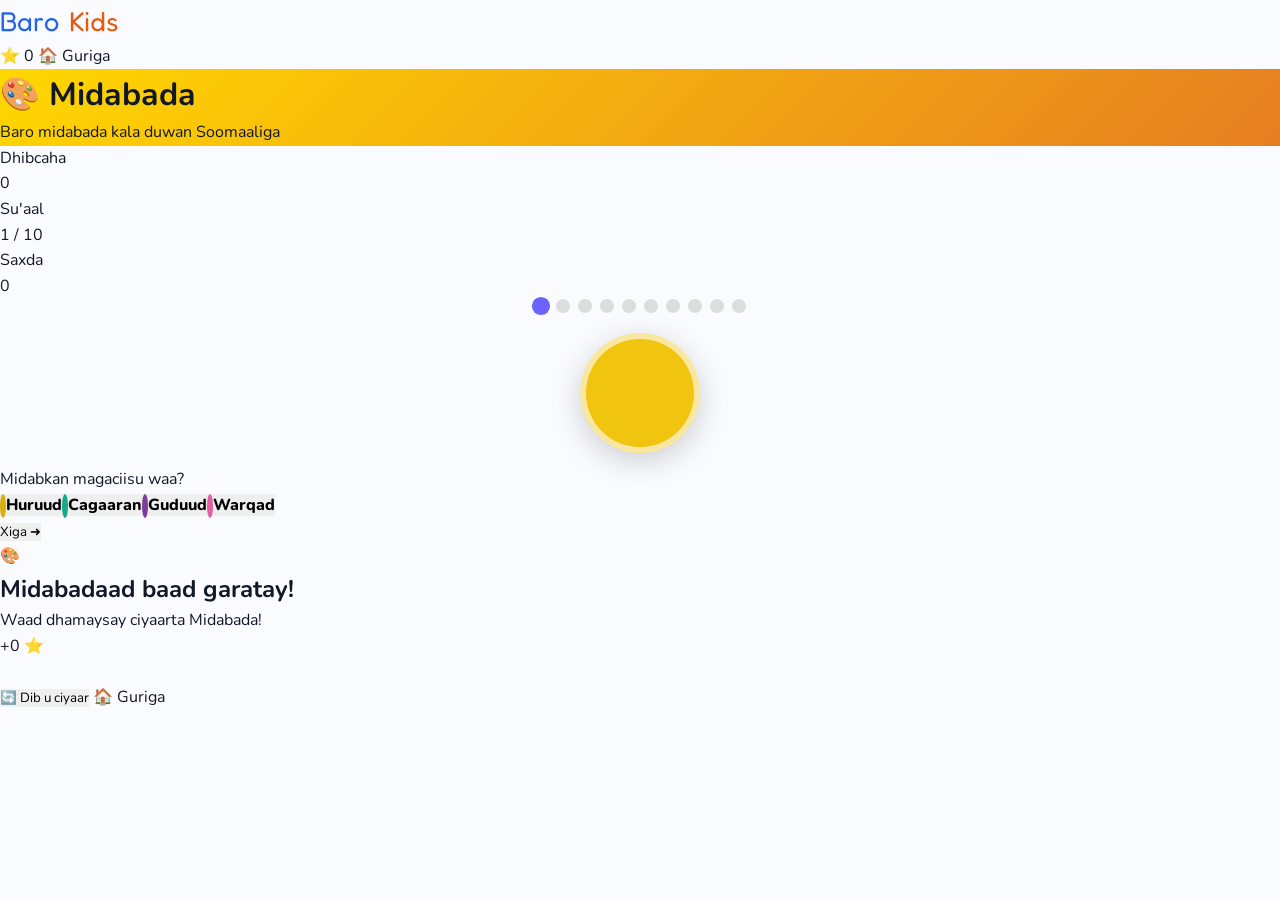
<file: colors.html>
<!DOCTYPE html>
<html lang="so" dir="ltr">
<head>
  <meta charset="UTF-8" />
  <meta name="viewport" content="width=device-width, initial-scale=1.0" />
  <title>Midabada – BaroKids</title>
  <link rel="stylesheet" href="style.css" />
  <style>
    .page-header { background: linear-gradient(135deg, #FFD700 0%, #e67e22 100%); }
    .color-blob {
      width: 120px;
      height: 120px;
      border-radius: 50%;
      margin: 0 auto 14px;
      box-shadow: 0 8px 30px rgba(0,0,0,0.18);
      animation: blobIn 0.4s cubic-bezier(.36,.07,.19,.97);
      border: 6px solid rgba(255,255,255,0.6);
    }
    .color-word-display {
      font-size: 2.6rem;
      font-weight: 900;
      margin-bottom: 6px;
    }
    .progress-dots {
      display: flex; gap: 8px; justify-content: center; flex-wrap: wrap; margin-bottom: 20px;
    }
    .dot { width: 14px; height: 14px; border-radius: 50%; background: #ddd; transition: background 0.3s; }
    .dot.done   { background: #FFD700; }
    .dot.active { background: #6C63FF; transform: scale(1.3); }
    /* Color answer buttons with colored borders */
    .answer-btn.color-opt {
      display: flex;
      flex-direction: column;
      align-items: center;
      gap: 8px;
    }
    .color-swatch {
      width: 48px;
      height: 48px;
      border-radius: 50%;
      border: 3px solid rgba(0,0,0,0.1);
      flex-shrink: 0;
    }
    @keyframes blobIn {
      0%   { transform: scale(0.3); opacity: 0; }
      60%  { transform: scale(1.12); opacity: 1; }
      100% { transform: scale(1); opacity: 1; }
    }
  </style>
</head>
<body>

<script src="rewards.js"></script>

<div class="page-header">
  <h1>🎨 Midabada</h1>
  <p>Baro midabada kala duwan Soomaaliga</p>
</div>

<div class="game-area">
  <div class="score-bar">
    <div><div class="label">Dhibcaha</div><div class="value" id="score-display">0</div></div>
    <div><div class="label">Su'aal</div><div class="value" id="q-counter">1 / 10</div></div>
    <div><div class="label">Saxda</div><div class="value" id="correct-display">0</div></div>
  </div>

  <div class="progress-dots" id="progress-dots"></div>

  <div class="question-card" id="question-card">
    <div class="color-blob" id="color-blob"></div>
    <div class="question-text" id="question-text">Midabkan magaciisu waa?</div>
    <div class="color-word-display" id="color-word-display" style="display:none;"></div>
    <div class="hint-text" id="hint-text"></div>
  </div>

  <div class="answer-grid" id="answer-grid"></div>
  <button class="next-btn" id="next-btn" onclick="nextQuestion()">Xiga ➜</button>

  <div class="completion-card" id="completion-card">
    <div class="big-star">🎨</div>
    <h2>Midabadaad baad garatay!</h2>
    <p>Waad dhamaysay ciyaarta Midabada!</p>
    <div class="earned" id="stars-earned">+0 ⭐</div>
    <br>
    <button class="completion-btn btn-retry" onclick="restartGame()">🔄 Dib u ciyaar</button>
    <a class="completion-btn btn-home" href="index.html">🏠 Guriga</a>
  </div>
</div>

<script>
buildNav('colors');

const COLORS = [
  { so: 'Cas',      hex: '#E74C3C', things: 'Tamarta, tumaatada' },
  { so: 'Cagaar',   hex: '#27AE60', things: 'Geedka, cawska' },
  { so: 'Buluug',   hex: '#2980B9', things: 'Samadu, badda' },
  { so: 'Huruud',   hex: '#F1C40F', things: 'Qorraxda, moosada' },
  { so: 'Oranjo',   hex: '#E67E22', things: 'Liin macaan, karooto' },
  { so: 'Guduud',   hex: '#8E44AD', things: 'Ubaxyo qaaliga ah' },
  { so: 'Cad',      hex: '#ECF0F1', things: 'Barafka, daruuraha' },
  { so: 'Madow',    hex: '#2C3E50', things: 'Habeenka, dhuxusha' },
  { so: 'Bunni',    hex: '#795548', things: 'Dhulka, qaaranka' },
  { so: 'Warqad',   hex: '#FF69B4', things: 'Ubaxa wardada' },
  { so: 'Cagaaran', hex: '#1ABC9C', things: 'Badweynta, qoryaha' },
  { so: 'Dhadeer',  hex: '#607D8B', things: 'Dhagaxyada, daruuraha' },
];

let questions = [], current = 0, score = 0, correct = 0, answered = false;

function shuffle(arr) {
  const a = [...arr];
  for (let i = a.length-1; i > 0; i--) {
    const j = Math.floor(Math.random()*(i+1)); [a[i],a[j]]=[a[j],a[i]];
  }
  return a;
}

function generateQuestions() {
  const pool = shuffle(COLORS).slice(0, 10);
  questions = pool.map((item, idx) => {
    const type = idx % 2 === 0 ? 'blob' : 'word';
    const wrongs = shuffle(COLORS.filter(c => c.so !== item.so)).slice(0, 3);
    const options = shuffle([item, ...wrongs]);
    return { item, type, options };
  });
}

function buildDots() {
  const c = document.getElementById('progress-dots');
  c.innerHTML = '';
  questions.forEach((_, i) => {
    const d = document.createElement('div');
    d.className = 'dot'+(i===0?' active':'');
    d.id = 'dot-'+i;
    c.appendChild(d);
  });
}

function renderQuestion() {
  const { item, type, options } = questions[current];
  answered = false;

  const blob = document.getElementById('color-blob');
  const wordDisplay = document.getElementById('color-word-display');
  const questionText = document.getElementById('question-text');
  const hintText = document.getElementById('hint-text');

  if (type === 'blob') {
    // Show color blob, ask Somali name
    blob.style.background = item.hex;
    blob.style.display = '';
    wordDisplay.style.display = 'none';
    questionText.textContent = 'Midabkan magaciisu waa?';
    hintText.textContent = '';

    const grid = document.getElementById('answer-grid');
    grid.innerHTML = '';
    options.forEach(opt => {
      const btn = document.createElement('button');
      btn.className = 'answer-btn';
      btn.innerHTML = `
        <span class="color-swatch" style="background:${opt.hex};"></span>
        <span style="font-size:1rem;font-weight:800;">${opt.so}</span>
      `;
      btn.onclick = () => handleAnswer(btn, opt.so === item.so, item);
      grid.appendChild(btn);
    });

  } else {
    // Show Somali word, ask for matching color blob
    blob.style.display = 'none';
    wordDisplay.style.display = '';
    wordDisplay.textContent = item.so;
    wordDisplay.style.color = item.hex;
    questionText.textContent = 'Midabkan sawirkiisu xuu yahay?';
    hintText.textContent = '';

    const grid = document.getElementById('answer-grid');
    grid.innerHTML = '';
    options.forEach(opt => {
      const btn = document.createElement('button');
      btn.className = 'answer-btn';
      btn.innerHTML = `
        <span class="color-swatch" style="background:${opt.hex};width:68px;height:68px;display:block;"></span>
      `;
      btn.onclick = () => handleAnswer(btn, opt.so === item.so, item);
      grid.appendChild(btn);
    });
  }

  document.getElementById('q-counter').textContent = `${current+1} / 10`;
  document.getElementById('score-display').textContent = score;
  document.getElementById('correct-display').textContent = correct;

  for (let i = 0; i < questions.length; i++) {
    const d = document.getElementById('dot-'+i);
    d.className = 'dot'+(i<current?' done':i===current?' active':'');
  }
  document.getElementById('next-btn').classList.remove('visible');
  document.getElementById('question-card').style.display = '';
  document.getElementById('completion-card').classList.remove('show');
}

function handleAnswer(btn, isCorrect, item) {
  if (answered) return;
  answered = true;
  document.querySelectorAll('.answer-btn').forEach(b => b.disabled = true);

  // Reveal blob always after answer
  const blob = document.getElementById('color-blob');
  blob.style.background = item.hex;
  blob.style.display = '';

  document.getElementById('hint-text').textContent = `💡 Tusaale: ${item.things}`;

  if (isCorrect) {
    btn.classList.add('correct');
    score += 10; correct++;
    showToast(`✅ Saxsax! ${item.so}`, 'correct');
  } else {
    btn.classList.add('wrong');
    document.querySelectorAll('.answer-btn').forEach(b => {
      if (b.textContent.includes(item.so) || b.innerHTML.includes(item.hex)) b.classList.add('correct');
    });
    showToast(`❌ Isku day! Midabkan waa "${item.so}"`, 'wrong');
  }

  document.getElementById('score-display').textContent = score;
  document.getElementById('correct-display').textContent = correct;
  document.getElementById('next-btn').classList.add('visible');
}

function nextQuestion() {
  current++;
  if (current >= questions.length) showCompletion();
  else renderQuestion();
}

function showCompletion() {
  const starsEarned = Math.round((correct/10)*5);
  addStars(starsEarned);
  localStorage.setItem('col_done', correct);
  document.getElementById('question-card').style.display = 'none';
  document.getElementById('answer-grid').innerHTML = '';
  document.getElementById('next-btn').classList.remove('visible');
  document.getElementById('completion-card').classList.add('show');
  document.getElementById('stars-earned').textContent = `+${starsEarned} ⭐`;
  if (correct >= 7) launchConfetti(80);
}

function restartGame() {
  score = 0; correct = 0; current = 0;
  generateQuestions(); buildDots(); renderQuestion();
}

generateQuestions();
buildDots();
renderQuestion();
</script>
</body>
</html>
</file>
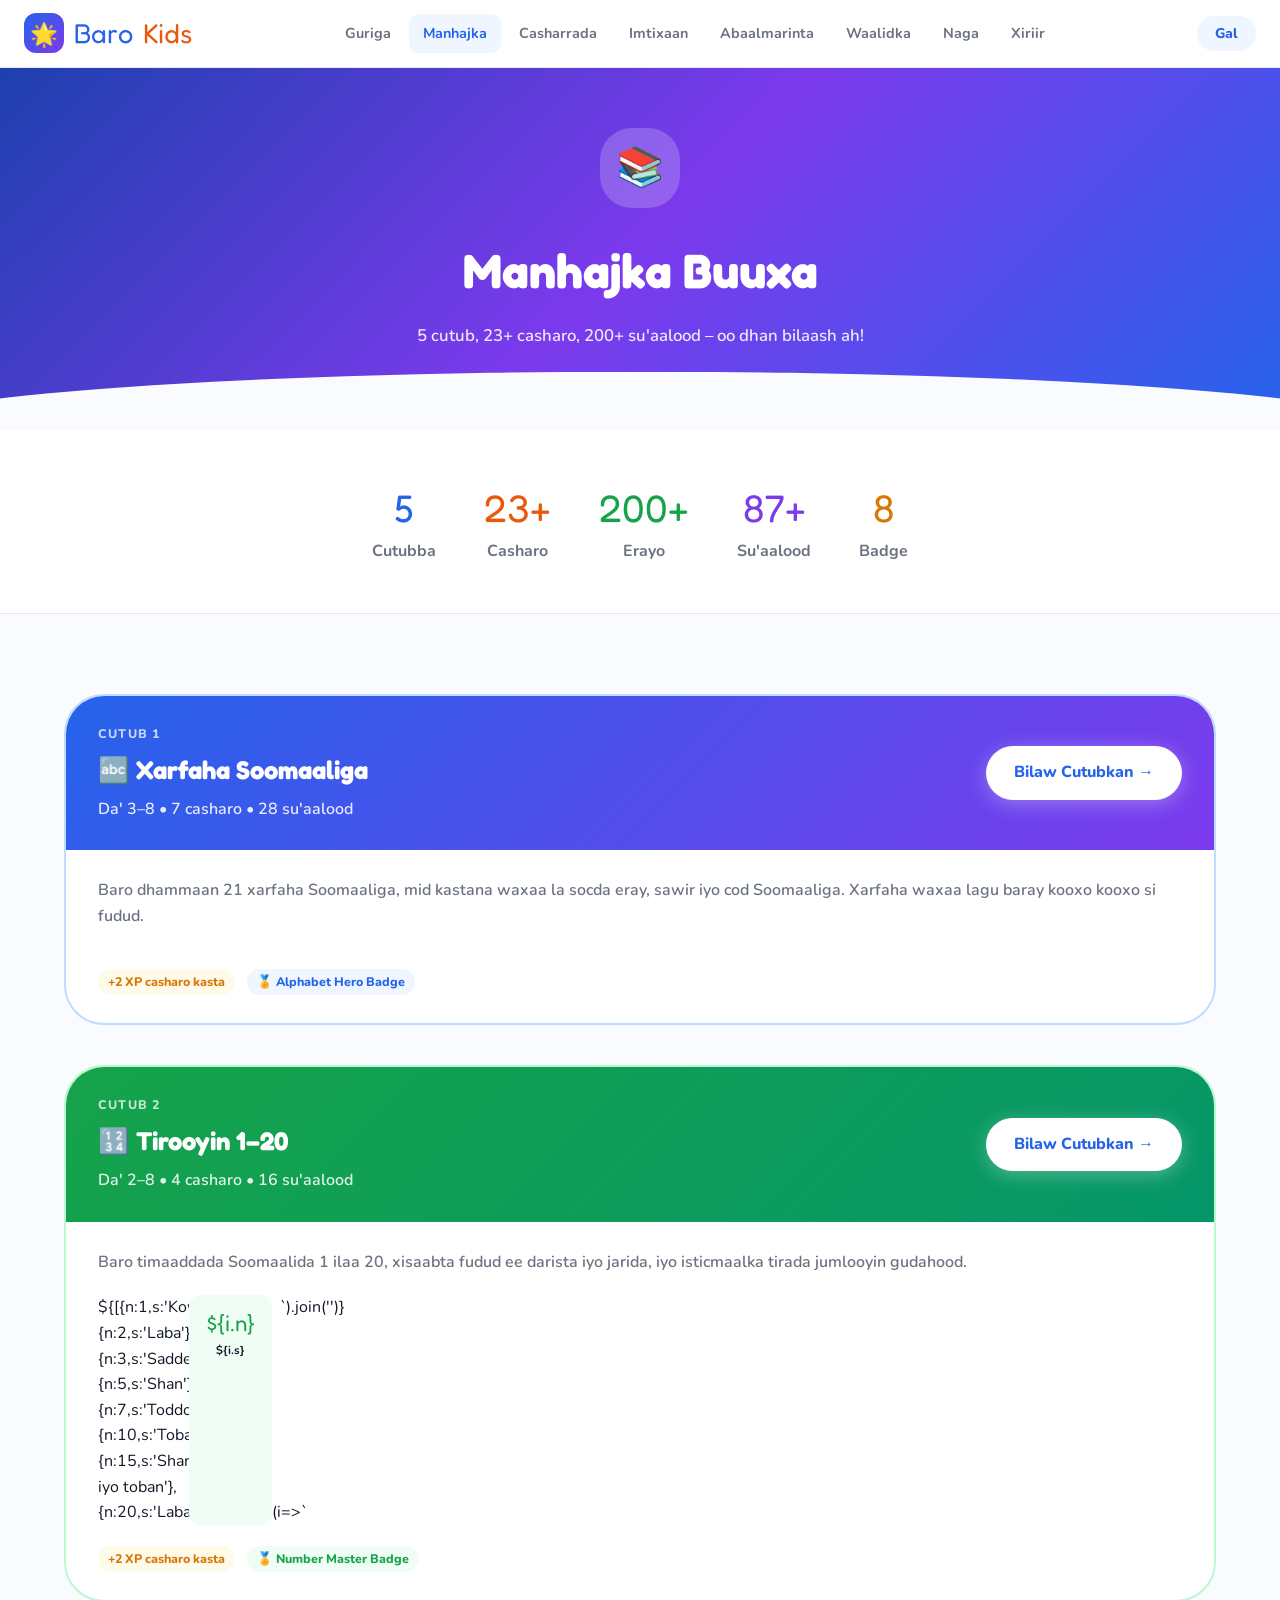
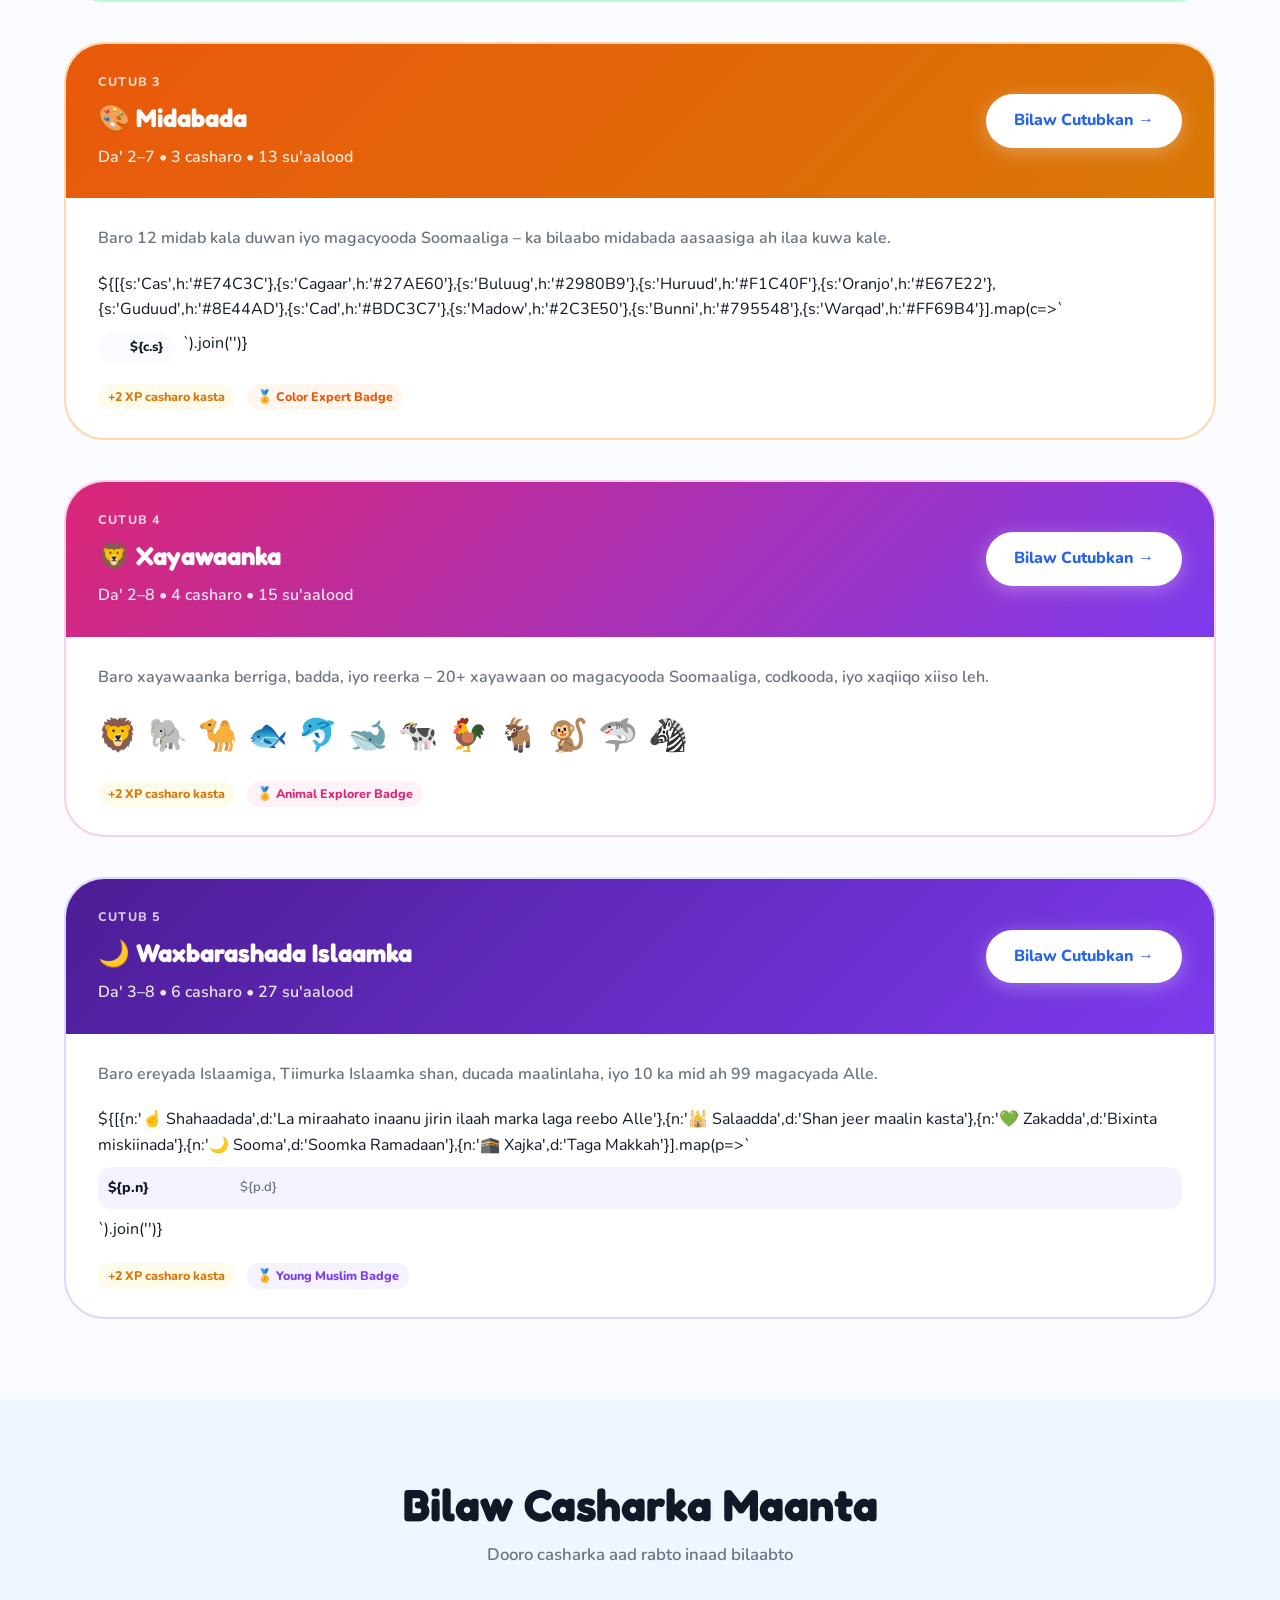
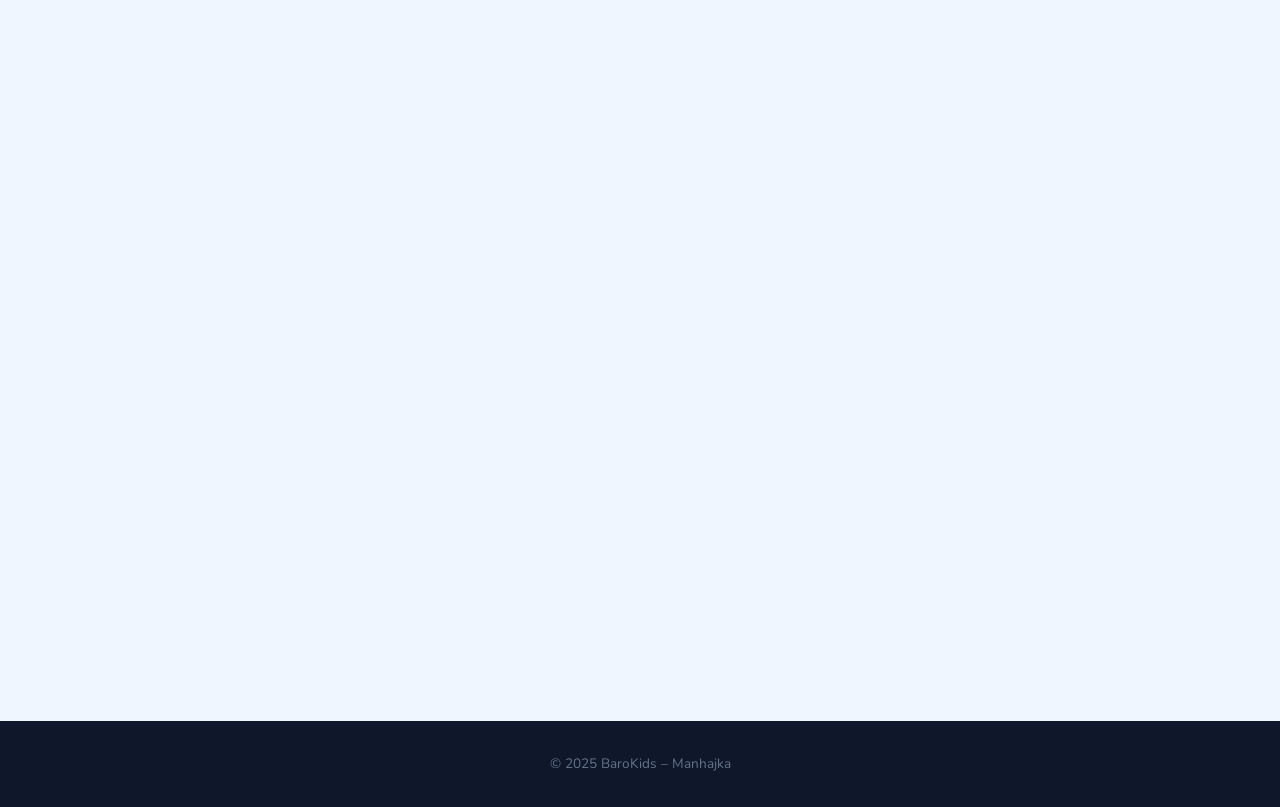
<file: curriculum.html>
<!DOCTYPE html>
<html lang="so" dir="ltr">
<head>
<meta charset="UTF-8"/><meta name="viewport" content="width=device-width,initial-scale=1.0"/>
<title>Manhajka – BaroKids</title>
<meta name="description" content="Manhajka waxbarasho ee buuxa ee BaroKids: Xarfaha, Tirooyin, Midabada, Xayawaanka iyo Islaamka."/>
<link rel="stylesheet" href="style.css"/>
</head>
<body>
<nav class="navbar">
  <a href="index.html" class="nav-logo"><div class="logo-icon">🌟</div>Baro<span>Kids</span></a>
  <div class="nav-links">
    <a href="index.html">Guriga</a><a href="curriculum.html" class="active">Manhajka</a>
    <a href="lessons.html">Casharrada</a><a href="quiz.html">Imtixaan</a>
    <a href="rewards.html">Abaalmarinta</a><a href="parents.html">Waalidka</a>
    <a href="about.html">Naga</a><a href="contact.html">Xiriir</a>
  </div>
  <div class="nav-actions">
    <div class="nav-stars-badge" data-auth="logged-in" style="display:none;" onclick="location.href='rewards.html'">⭐ <span data-stars>0</span></div>
    <button class="btn-nav-login" onclick="Modal.open('modal-auth')" data-auth="logged-out">Gal</button>
    <span data-auth="logged-in" style="display:none;font-size:0.85rem;font-weight:700;color:var(--blue);">👋 <span data-user-name></span></span>
    <button class="btn-nav-login" onclick="Auth.logout()" data-auth="logged-in" style="display:none;">Ka Bax</button>
  </div>
  <button class="nav-hamburger" id="nav-hamburger"><span></span><span></span><span></span></button>
</nav>
<div class="nav-mobile" id="nav-mobile">
  <a href="index.html">🏠 Guriga</a><a href="curriculum.html">📚 Manhajka</a>
  <a href="lessons.html">🎓 Casharrada</a><a href="quiz.html">📝 Imtixaan</a>
</div>

<div class="page-hero">
  <div class="page-hero-icon">📚</div>
  <h1>Manhajka Buuxa</h1>
  <p>5 cutub, 23+ casharo, 200+ su'aalood – oo dhan bilaash ah!</p>
</div>

<!-- Overview stats -->
<section class="section-sm" style="background:var(--surface);border-bottom:1px solid var(--border);">
  <div class="container">
    <div style="display:flex;justify-content:center;gap:48px;flex-wrap:wrap;text-align:center;">
      <div><div style="font-family:var(--font-display);font-size:2.4rem;color:var(--blue);">5</div><div style="font-weight:700;color:var(--text-muted);">Cutubba</div></div>
      <div><div style="font-family:var(--font-display);font-size:2.4rem;color:var(--orange);">23+</div><div style="font-weight:700;color:var(--text-muted);">Casharo</div></div>
      <div><div style="font-family:var(--font-display);font-size:2.4rem;color:var(--green);">200+</div><div style="font-weight:700;color:var(--text-muted);">Erayo</div></div>
      <div><div style="font-family:var(--font-display);font-size:2.4rem;color:var(--purple);">87+</div><div style="font-weight:700;color:var(--text-muted);">Su'aalood</div></div>
      <div><div style="font-family:var(--font-display);font-size:2.4rem;color:var(--yellow);">8</div><div style="font-weight:700;color:var(--text-muted);">Badge</div></div>
    </div>
  </div>
</section>

<!-- Curriculum Units -->
<section class="section">
  <div class="container">
    <div style="display:flex;flex-direction:column;gap:40px;">

      <!-- Unit 1: Alphabet -->
      <div class="reveal" style="background:var(--surface);border-radius:var(--r-2xl);border:2px solid var(--blue-mid);overflow:hidden;">
        <div style="background:var(--grad-blue);padding:28px 32px;color:#fff;display:flex;align-items:center;justify-content:space-between;flex-wrap:wrap;gap:14px;">
          <div>
            <div style="font-size:0.78rem;font-weight:800;opacity:0.75;text-transform:uppercase;letter-spacing:0.1em;margin-bottom:6px;">Cutub 1</div>
            <h2 style="font-family:var(--font-display);font-size:1.6rem;">🔤 Xarfaha Soomaaliga</h2>
            <p style="opacity:0.88;font-weight:600;margin-top:6px;">Da' 3–8 • 7 casharo • 28 su'aalood</p>
          </div>
          <a href="lessons.html?lesson=alphabet" class="btn btn-primary">Bilaw Cutubkan →</a>
        </div>
        <div style="padding:28px 32px;">
          <p style="color:var(--text-muted);font-weight:600;margin-bottom:20px;">Baro dhammaan 21 xarfaha Soomaaliga, mid kastana waxaa la socda eray, sawir iyo cod Soomaaliga. Xarfaha waxaa lagu baray kooxo kooxo si fudud.</p>
          <div style="display:flex;flex-wrap:wrap;gap:8px;">
            {['A','B','C','D','E','F','G','H','I','J','K','L','M','N','O','Q','R','S','T','U','W','X','Y','Z'].map(l=>`<span style="background:var(--blue-light);color:var(--blue);border-radius:8px;padding:6px 12px;font-weight:800;font-family:var(--font-display);">${l}</span>`).join('')}
          </div>
          <div style="margin-top:20px;display:flex;gap:12px;flex-wrap:wrap;">
            <span class="points-chip">+2 XP casharo kasta</span>
            <span style="background:var(--blue-light);color:var(--blue);padding:3px 10px;border-radius:50px;font-size:0.78rem;font-weight:800;">🏅 Alphabet Hero Badge</span>
          </div>
        </div>
      </div>

      <!-- Unit 2: Numbers -->
      <div class="reveal" style="background:var(--surface);border-radius:var(--r-2xl);border:2px solid #BBF7D0;overflow:hidden;">
        <div style="background:var(--grad-green);padding:28px 32px;color:#fff;display:flex;align-items:center;justify-content:space-between;flex-wrap:wrap;gap:14px;">
          <div>
            <div style="font-size:0.78rem;font-weight:800;opacity:0.75;text-transform:uppercase;letter-spacing:0.1em;margin-bottom:6px;">Cutub 2</div>
            <h2 style="font-family:var(--font-display);font-size:1.6rem;">🔢 Tirooyin 1–20</h2>
            <p style="opacity:0.88;font-weight:600;margin-top:6px;">Da' 2–8 • 4 casharo • 16 su'aalood</p>
          </div>
          <a href="lessons.html?lesson=numbers" class="btn btn-primary">Bilaw Cutubkan →</a>
        </div>
        <div style="padding:28px 32px;">
          <p style="color:var(--text-muted);font-weight:600;margin-bottom:20px;">Baro timaaddada Soomaalida 1 ilaa 20, xisaabta fudud ee darista iyo jarida, iyo isticmaalka tirada jumlooyin gudahood.</p>
          <div style="display:grid;grid-template-columns:repeat(auto-fill,minmax(80px,1fr));gap:8px;">
            ${[{n:1,s:'Kow'},{n:2,s:'Laba'},{n:3,s:'Saddex'},{n:5,s:'Shan'},{n:7,s:'Toddoba'},{n:10,s:'Toban'},{n:15,s:'Shan iyo toban'},{n:20,s:'Labaatan'}].map(i=>`
              <div style="background:var(--green-light);border-radius:12px;padding:10px;text-align:center;">
                <div style="font-family:var(--font-display);font-size:1.4rem;color:var(--green);">${i.n}</div>
                <div style="font-size:0.72rem;font-weight:700;">${i.s}</div>
              </div>
            `).join('')}
          </div>
          <div style="margin-top:20px;display:flex;gap:12px;flex-wrap:wrap;">
            <span class="points-chip">+2 XP casharo kasta</span>
            <span style="background:var(--green-light);color:var(--green);padding:3px 10px;border-radius:50px;font-size:0.78rem;font-weight:800;">🏅 Number Master Badge</span>
          </div>
        </div>
      </div>

      <!-- Unit 3: Colors -->
      <div class="reveal" style="background:var(--surface);border-radius:var(--r-2xl);border:2px solid #FED7AA;overflow:hidden;">
        <div style="background:var(--grad-orange);padding:28px 32px;color:#fff;display:flex;align-items:center;justify-content:space-between;flex-wrap:wrap;gap:14px;">
          <div>
            <div style="font-size:0.78rem;font-weight:800;opacity:0.75;text-transform:uppercase;letter-spacing:0.1em;margin-bottom:6px;">Cutub 3</div>
            <h2 style="font-family:var(--font-display);font-size:1.6rem;">🎨 Midabada</h2>
            <p style="opacity:0.88;font-weight:600;margin-top:6px;">Da' 2–7 • 3 casharo • 13 su'aalood</p>
          </div>
          <a href="lessons.html?lesson=colors" class="btn btn-primary">Bilaw Cutubkan →</a>
        </div>
        <div style="padding:28px 32px;">
          <p style="color:var(--text-muted);font-weight:600;margin-bottom:20px;">Baro 12 midab kala duwan iyo magacyooda Soomaaliga – ka bilaabo midabada aasaasiga ah ilaa kuwa kale.</p>
          <div style="display:flex;gap:8px;flex-wrap:wrap;">
            ${[{s:'Cas',h:'#E74C3C'},{s:'Cagaar',h:'#27AE60'},{s:'Buluug',h:'#2980B9'},{s:'Huruud',h:'#F1C40F'},{s:'Oranjo',h:'#E67E22'},{s:'Guduud',h:'#8E44AD'},{s:'Cad',h:'#BDC3C7'},{s:'Madow',h:'#2C3E50'},{s:'Bunni',h:'#795548'},{s:'Warqad',h:'#FF69B4'}].map(c=>`
              <div style="display:flex;align-items:center;gap:6px;background:var(--bg);border-radius:50px;padding:6px 12px;">
                <div style="width:14px;height:14px;border-radius:50%;background:${c.h};"></div>
                <span style="font-size:0.82rem;font-weight:800;">${c.s}</span>
              </div>
            `).join('')}
          </div>
          <div style="margin-top:20px;display:flex;gap:12px;flex-wrap:wrap;">
            <span class="points-chip">+2 XP casharo kasta</span>
            <span style="background:var(--orange-light);color:var(--orange);padding:3px 10px;border-radius:50px;font-size:0.78rem;font-weight:800;">🏅 Color Expert Badge</span>
          </div>
        </div>
      </div>

      <!-- Unit 4: Animals -->
      <div class="reveal" style="background:var(--surface);border-radius:var(--r-2xl);border:2px solid #FBCFE8;overflow:hidden;">
        <div style="background:var(--grad-pink);padding:28px 32px;color:#fff;display:flex;align-items:center;justify-content:space-between;flex-wrap:wrap;gap:14px;">
          <div>
            <div style="font-size:0.78rem;font-weight:800;opacity:0.75;text-transform:uppercase;letter-spacing:0.1em;margin-bottom:6px;">Cutub 4</div>
            <h2 style="font-family:var(--font-display);font-size:1.6rem;">🦁 Xayawaanka</h2>
            <p style="opacity:0.88;font-weight:600;margin-top:6px;">Da' 2–8 • 4 casharo • 15 su'aalood</p>
          </div>
          <a href="lessons.html?lesson=animals" class="btn btn-primary">Bilaw Cutubkan →</a>
        </div>
        <div style="padding:28px 32px;">
          <p style="color:var(--text-muted);font-weight:600;margin-bottom:20px;">Baro xayawaanka berriga, badda, iyo reerka – 20+ xayawaan oo magacyooda Soomaaliga, codkooda, iyo xaqiiqo xiiso leh.</p>
          <div style="display:flex;gap:10px;flex-wrap:wrap;font-size:2rem;">
            <span title="Libaax">🦁</span><span title="Maroodi">🐘</span><span title="Geel">🐪</span>
            <span title="Kaluun">🐟</span><span title="Doofin">🐬</span><span title="Abeeso">🐋</span>
            <span title="Lo'">🐄</span><span title="Digaag">🐓</span><span title="Ri">🐐</span>
            <span title="Daayeer">🐒</span><span title="Danaas">🦈</span><span title="Maroodi yar">🦓</span>
          </div>
          <div style="margin-top:20px;display:flex;gap:12px;flex-wrap:wrap;">
            <span class="points-chip">+2 XP casharo kasta</span>
            <span style="background:#FDF2F8;color:var(--pink);padding:3px 10px;border-radius:50px;font-size:0.78rem;font-weight:800;">🏅 Animal Explorer Badge</span>
          </div>
        </div>
      </div>

      <!-- Unit 5: Islamic -->
      <div class="reveal" style="background:var(--surface);border-radius:var(--r-2xl);border:2px solid #DDD6FE;overflow:hidden;">
        <div style="background:linear-gradient(135deg,#4C1D95,#7C3AED);padding:28px 32px;color:#fff;display:flex;align-items:center;justify-content:space-between;flex-wrap:wrap;gap:14px;">
          <div>
            <div style="font-size:0.78rem;font-weight:800;opacity:0.75;text-transform:uppercase;letter-spacing:0.1em;margin-bottom:6px;">Cutub 5</div>
            <h2 style="font-family:var(--font-display);font-size:1.6rem;">🌙 Waxbarashada Islaamka</h2>
            <p style="opacity:0.88;font-weight:600;margin-top:6px;">Da' 3–8 • 6 casharo • 27 su'aalood</p>
          </div>
          <a href="lessons.html?lesson=islamic" class="btn btn-primary">Bilaw Cutubkan →</a>
        </div>
        <div style="padding:28px 32px;">
          <p style="color:var(--text-muted);font-weight:600;margin-bottom:20px;">Baro ereyada Islaamiga, Tiimurka Islaamka shan, ducada maalinlaha, iyo 10 ka mid ah 99 magacyada Alle.</p>
          <div style="display:flex;flex-direction:column;gap:8px;">
            ${[{n:'☝️ Shahaadada',d:'La miraahato inaanu jirin ilaah marka laga reebo Alle'},{n:'🕌 Salaadda',d:'Shan jeer maalin kasta'},{n:'💚 Zakadda',d:'Bixinta miskiinada'},{n:'🌙 Sooma',d:'Soomka Ramadaan'},{n:'🕋 Xajka',d:'Taga Makkah'}].map(p=>`
              <div style="display:flex;align-items:center;gap:12px;padding:10px;background:var(--purple-light);border-radius:12px;">
                <span style="font-size:0.88rem;font-weight:800;min-width:120px;">${p.n}</span>
                <span style="font-size:0.82rem;color:var(--text-muted);font-weight:600;">${p.d}</span>
              </div>
            `).join('')}
          </div>
          <div style="margin-top:20px;display:flex;gap:12px;flex-wrap:wrap;">
            <span class="points-chip">+2 XP casharo kasta</span>
            <span style="background:var(--purple-light);color:var(--purple);padding:3px 10px;border-radius:50px;font-size:0.78rem;font-weight:800;">🏅 Young Muslim Badge</span>
          </div>
        </div>
      </div>

    </div>
  </div>
</section>

<!-- Lesson cards preview -->
<section class="section" style="background:var(--blue-light);">
  <div class="container">
    <div class="text-center mb-8 reveal">
      <h2 class="section-title">Bilaw Casharka Maanta</h2>
      <p class="section-sub">Dooro casharka aad rabto inaad bilaabto</p>
    </div>
    <div id="curriculum-lessons" class="grid-auto"></div>
  </div>
</section>

<div class="modal-overlay" id="modal-auth">
  <div class="modal">
    <button class="modal-close" onclick="Modal.close('modal-auth')">✕</button>
    <h2>👋 Ku soo dhawow!</h2>
    <div class="auth-tabs">
      <button class="auth-tab active" onclick="switchTab('login')">Gal</button>
      <button class="auth-tab" onclick="switchTab('register')">Abuur</button>
    </div>
    <form id="login-form">
      <div class="form-group"><label class="form-label">Email</label><input type="email" id="login-email" class="form-control" required/></div>
      <div class="form-group"><label class="form-label">Furaha Sirta</label><input type="password" id="login-password" class="form-control" required/></div>
      <button type="submit" class="btn btn-blue btn-full">Gal →</button>
    </form>
    <form id="register-form" style="display:none;">
      <div class="form-group"><input type="text" id="reg-name" class="form-control" placeholder="Magacaaga" required/></div>
      <div class="form-group"><input type="email" id="reg-email" class="form-control" placeholder="Email" required/></div>
      <div class="form-group"><input type="password" id="reg-password" class="form-control" placeholder="Furaha sirta" required/></div>
      <div class="form-group"><input type="password" id="reg-confirm" class="form-control" placeholder="Ku celi" required/></div>
      <button type="submit" class="btn btn-blue btn-full">Abuur Xisaab</button>
    </form>
  </div>
</div>

<footer class="footer" style="padding:32px 24px;">
  <div style="max-width:1200px;margin:0 auto;text-align:center;color:#64748B;font-size:0.85rem;">© 2025 BaroKids – Manhajka</div>
</footer>
<script src="script.js"></script>
<script>
function switchTab(t){
  document.querySelectorAll('.auth-tab').forEach((b,i)=>b.classList.toggle('active',i===(t==='login'?0:1)));
  document.getElementById('login-form').style.display=t==='login'?'':'none';
  document.getElementById('register-form').style.display=t==='register'?'':'none';
}
// Inline template strings in curriculum were literal – re-render properly via JS
document.querySelectorAll('[style*="display:flex;flex-wrap:wrap;gap:8px"]').forEach(el=>{
  if(el.innerHTML.includes('{[')) el.innerHTML='';
});
</script>
</body>
</html>
</file>
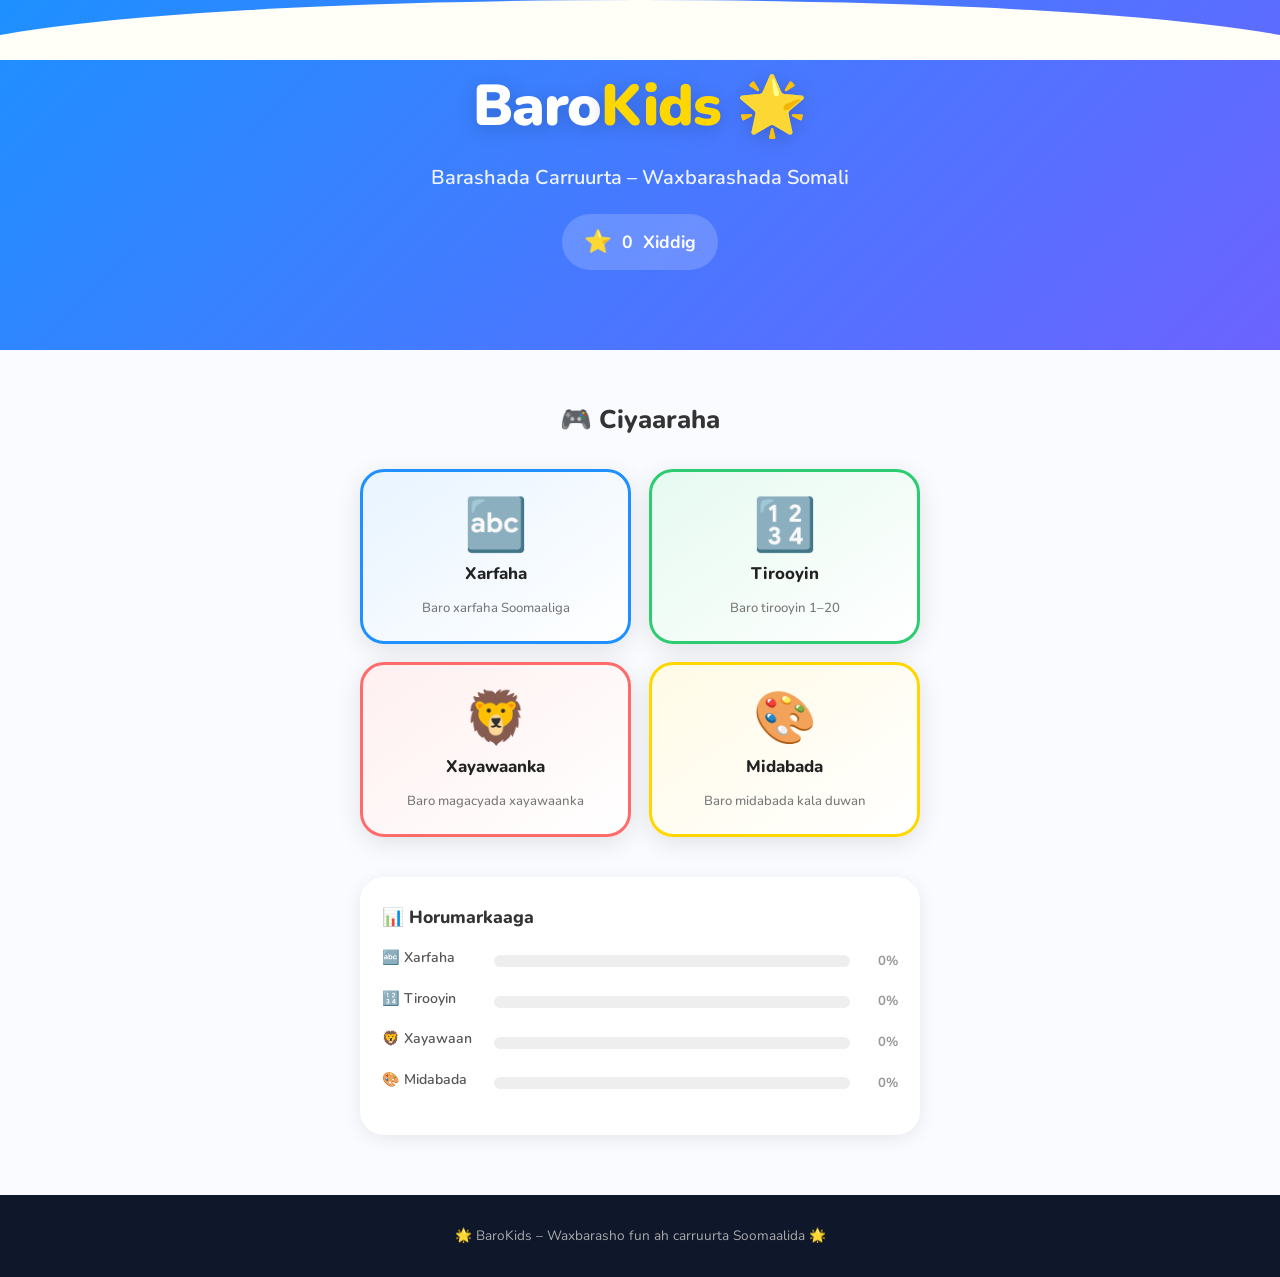
<file: index (1).html>
<!DOCTYPE html>
<html lang="so" dir="ltr">
<head>
  <meta charset="UTF-8" />
  <meta name="viewport" content="width=device-width, initial-scale=1.0" />
  <title>BaroKids – Barashada Carruurta</title>
  <link rel="stylesheet" href="style.css" />
  <style>
    /* HOME PAGE SPECIFIC */
    .hero {
      background: linear-gradient(135deg, #1E90FF 0%, #6C63FF 100%);
      color: #fff;
      text-align: center;
      padding: 60px 20px 80px;
      position: relative;
      overflow: hidden;
    }
    .hero::before {
      content: '';
      position: absolute;
      bottom: -2px; left: 0; right: 0;
      height: 60px;
      background: #FFFEF7;
      clip-path: ellipse(55% 100% at 50% 100%);
    }
    .hero-logo {
      font-size: 3.6rem;
      font-weight: 900;
      letter-spacing: -1px;
      text-shadow: 0 4px 20px rgba(0,0,0,0.18);
      animation: bounceIn 0.8s cubic-bezier(.36,.07,.19,.97);
    }
    .hero-logo span { color: #FFD700; }
    .hero-tagline {
      font-size: 1.25rem;
      margin-top: 10px;
      opacity: 0.92;
      font-weight: 600;
    }
    .stars-display {
      margin-top: 20px;
      display: inline-flex;
      align-items: center;
      gap: 10px;
      background: rgba(255,255,255,0.18);
      border-radius: 50px;
      padding: 10px 22px;
      font-size: 1.1rem;
      font-weight: 700;
      cursor: pointer;
      transition: background 0.2s;
    }
    .stars-display:hover { background: rgba(255,255,255,0.28); }
    .stars-display .star-icon { font-size: 1.4rem; }
    .games-section {
      padding: 50px 20px 40px;
      max-width: 600px;
      margin: 0 auto;
    }
    .games-section h2 {
      text-align: center;
      font-size: 1.6rem;
      color: #333;
      margin-bottom: 28px;
      font-weight: 800;
    }
    .games-grid {
      display: grid;
      grid-template-columns: 1fr 1fr;
      gap: 18px;
    }
    .game-card {
      background: #fff;
      border-radius: 24px;
      padding: 28px 16px 22px;
      text-align: center;
      text-decoration: none;
      color: #222;
      box-shadow: 0 6px 24px rgba(0,0,0,0.10);
      transition: transform 0.18s, box-shadow 0.18s;
      border: 3px solid transparent;
      display: flex;
      flex-direction: column;
      align-items: center;
      gap: 10px;
      cursor: pointer;
    }
    .game-card:hover {
      transform: translateY(-6px) scale(1.03);
      box-shadow: 0 14px 36px rgba(0,0,0,0.16);
    }
    .game-card .card-icon { font-size: 3.2rem; line-height: 1; }
    .game-card .card-title { font-size: 1.05rem; font-weight: 800; }
    .game-card .card-sub { font-size: 0.82rem; color: #777; font-weight: 500; }
    .card-alphabet { border-color: #1E90FF; background: linear-gradient(145deg,#e8f4ff,#fff); }
    .card-numbers  { border-color: #2ECC71; background: linear-gradient(145deg,#e6faf0,#fff); }
    .card-animals  { border-color: #FF6B6B; background: linear-gradient(145deg,#fff0f0,#fff); }
    .card-colors   { border-color: #FFD700; background: linear-gradient(145deg,#fffbe6,#fff); }
    .progress-section {
      background: #fff;
      border-radius: 24px;
      box-shadow: 0 4px 18px rgba(0,0,0,0.08);
      padding: 26px 22px;
      max-width: 560px;
      margin: 0 auto 40px;
    }
    .progress-section h3 { font-size: 1.1rem; font-weight: 800; margin-bottom: 16px; color: #333; }
    .progress-row {
      display: flex; align-items: center; gap: 12px; margin-bottom: 12px;
    }
    .progress-label { width: 100px; font-size: 0.88rem; font-weight: 600; color: #555; }
    .progress-bar-wrap { flex: 1; background: #eee; border-radius: 20px; height: 12px; overflow: hidden; }
    .progress-bar-fill { height: 100%; border-radius: 20px; transition: width 0.8s ease; }
    .pb-blue  { background: #1E90FF; }
    .pb-green { background: #2ECC71; }
    .pb-red   { background: #FF6B6B; }
    .pb-gold  { background: #FFD700; }
    .progress-pct { font-size: 0.82rem; font-weight: 700; color: #999; width: 36px; text-align: right; }
    .footer {
      text-align: center;
      padding: 30px 20px;
      font-size: 0.85rem;
      color: #aaa;
    }
    @keyframes bounceIn {
      0% { transform: scale(0.7); opacity: 0; }
      60% { transform: scale(1.08); opacity: 1; }
      100% { transform: scale(1); }
    }
  </style>
</head>
<body>

<header class="hero">
  <div class="hero-logo">Baro<span>Kids</span> 🌟</div>
  <div class="hero-tagline">Barashada Carruurta – Waxbarashada Somali</div>
  <div class="stars-display" onclick="location.href='rewards.html'">
    <span class="star-icon">⭐</span>
    <span id="total-stars">0</span> Xiddig
  </div>
</header>

<main>
  <section class="games-section">
    <h2>🎮 Ciyaaraha</h2>
    <div class="games-grid">
      <a class="game-card card-alphabet" href="alphabet.html">
        <div class="card-icon">🔤</div>
        <div class="card-title">Xarfaha</div>
        <div class="card-sub">Baro xarfaha Soomaaliga</div>
      </a>
      <a class="game-card card-numbers" href="numbers.html">
        <div class="card-icon">🔢</div>
        <div class="card-title">Tirooyin</div>
        <div class="card-sub">Baro tirooyin 1–20</div>
      </a>
      <a class="game-card card-animals" href="animals.html">
        <div class="card-icon">🦁</div>
        <div class="card-title">Xayawaanka</div>
        <div class="card-sub">Baro magacyada xayawaanka</div>
      </a>
      <a class="game-card card-colors" href="colors.html">
        <div class="card-icon">🎨</div>
        <div class="card-title">Midabada</div>
        <div class="card-sub">Baro midabada kala duwan</div>
      </a>
    </div>
  </section>

  <section style="padding: 0 20px 20px; max-width: 600px; margin: 0 auto;">
    <div class="progress-section">
      <h3>📊 Horumarkaaga</h3>
      <div class="progress-row">
        <span class="progress-label">🔤 Xarfaha</span>
        <div class="progress-bar-wrap"><div class="progress-bar-fill pb-blue" id="prog-alpha" style="width:0%"></div></div>
        <span class="progress-pct" id="pct-alpha">0%</span>
      </div>
      <div class="progress-row">
        <span class="progress-label">🔢 Tirooyin</span>
        <div class="progress-bar-wrap"><div class="progress-bar-fill pb-green" id="prog-num" style="width:0%"></div></div>
        <span class="progress-pct" id="pct-num">0%</span>
      </div>
      <div class="progress-row">
        <span class="progress-label">🦁 Xayawaan</span>
        <div class="progress-bar-wrap"><div class="progress-bar-fill pb-red" id="prog-anim" style="width:0%"></div></div>
        <span class="progress-pct" id="pct-anim">0%</span>
      </div>
      <div class="progress-row">
        <span class="progress-label">🎨 Midabada</span>
        <div class="progress-bar-wrap"><div class="progress-bar-fill pb-gold" id="prog-col" style="width:0%"></div></div>
        <span class="progress-pct" id="pct-col">0%</span>
      </div>
    </div>
  </section>
</main>

<footer class="footer">
  <p>🌟 BaroKids – Waxbarasho fun ah carruurta Soomaalida 🌟</p>
</footer>

<script src="rewards.js"></script>
<script>
  // Load stars
  document.getElementById('total-stars').textContent = getStars();

  // Load progress
  function loadProgress(key, fillId, pctId, total) {
    const done = parseInt(localStorage.getItem(key) || '0');
    const pct = Math.round((done / total) * 100);
    document.getElementById(fillId).style.width = pct + '%';
    document.getElementById(pctId).textContent = pct + '%';
  }
  loadProgress('alpha_done', 'prog-alpha', 'pct-alpha', 10);
  loadProgress('num_done',   'prog-num',   'pct-num',   10);
  loadProgress('anim_done',  'prog-anim',  'pct-anim',  10);
  loadProgress('col_done',   'prog-col',   'pct-col',   10);
</script>
</body>
</html>
</file>
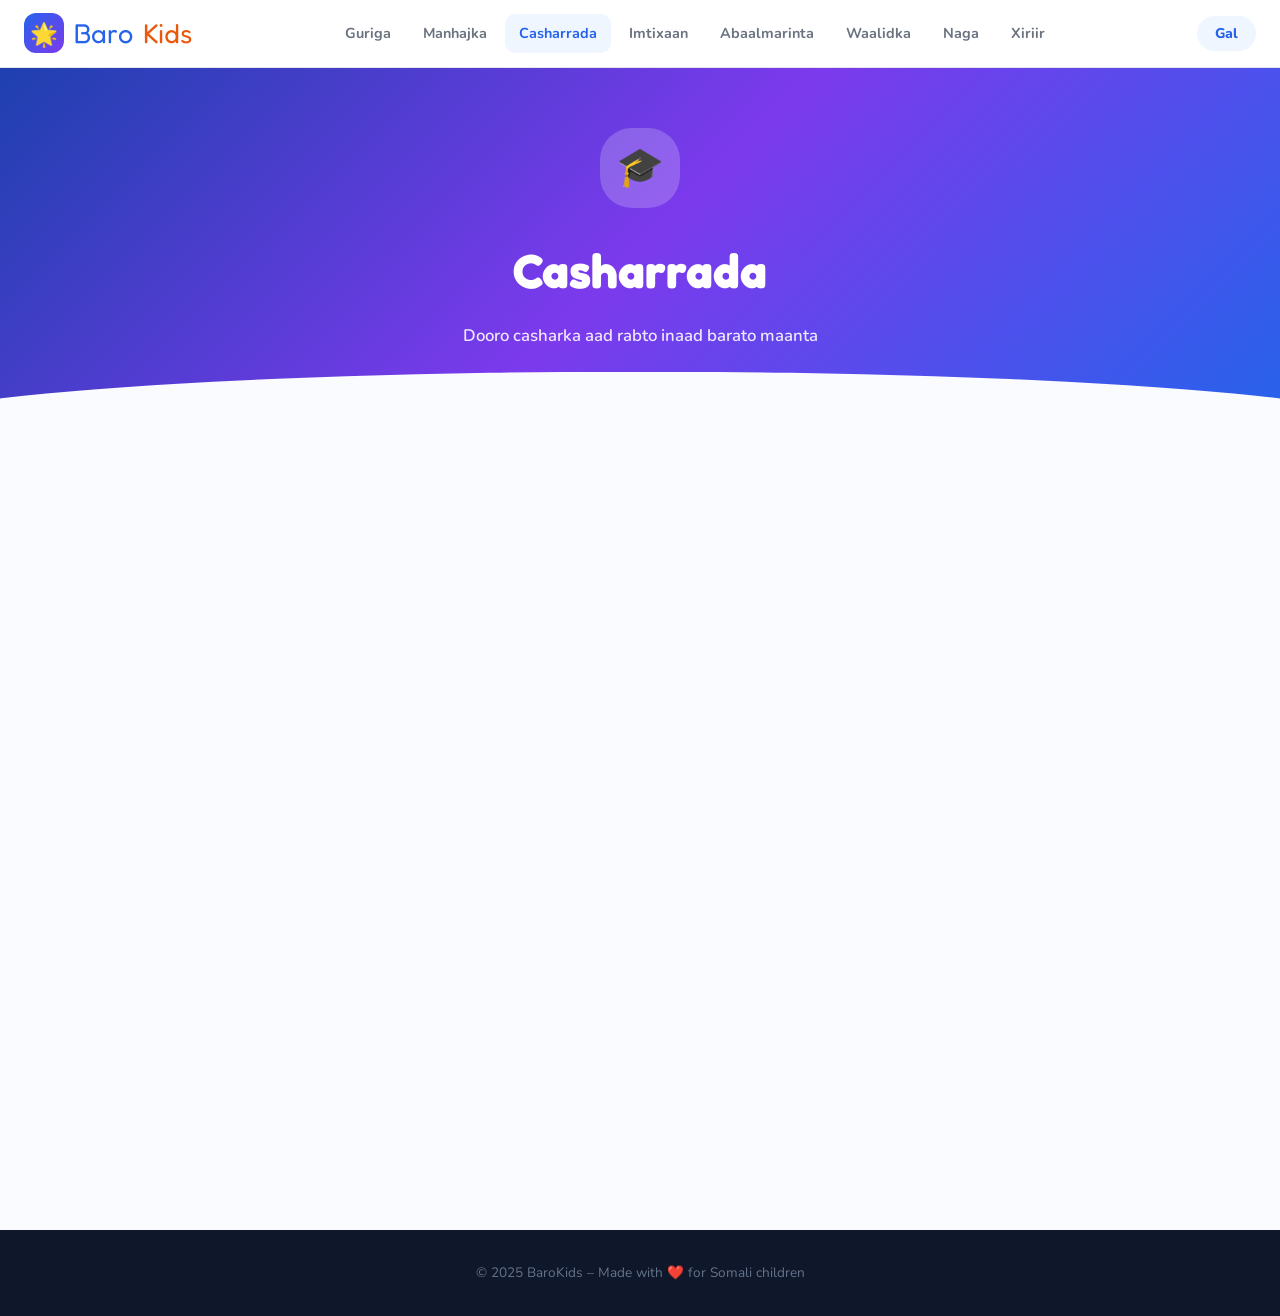
<file: lessons.html>
<!DOCTYPE html>
<html lang="so" dir="ltr">
<head>
<meta charset="UTF-8"/><meta name="viewport" content="width=device-width,initial-scale=1.0"/>
<title>Casharrada – BaroKids</title>
<meta name="description" content="Baro xarfaha, tirooyin, midabada, xayawaanka iyo waxbarashada Islaamka si xiiso leh."/>
<link rel="stylesheet" href="style.css"/>
</head>
<body>
<nav class="navbar">
  <a href="index.html" class="nav-logo"><div class="logo-icon">🌟</div>Baro<span>Kids</span></a>
  <div class="nav-links">
    <a href="index.html">Guriga</a><a href="curriculum.html">Manhajka</a>
    <a href="lessons.html" class="active">Casharrada</a><a href="quiz.html">Imtixaan</a>
    <a href="rewards.html">Abaalmarinta</a><a href="parents.html">Waalidka</a>
    <a href="about.html">Naga</a><a href="contact.html">Xiriir</a>
  </div>
  <div class="nav-actions">
    <div class="nav-stars-badge" data-auth="logged-in" style="display:none;" onclick="location.href='rewards.html'">⭐ <span data-stars>0</span></div>
    <button class="btn-nav-login" onclick="Modal.open('modal-auth')" data-auth="logged-out">Gal</button>
    <span data-auth="logged-in" style="display:none;font-size:0.85rem;font-weight:700;color:var(--blue);">👋 <span data-user-name></span></span>
    <button class="btn-nav-login" onclick="Auth.logout()" data-auth="logged-in" style="display:none;">Ka Bax</button>
  </div>
  <button class="nav-hamburger" id="nav-hamburger"><span></span><span></span><span></span></button>
</nav>
<div class="nav-mobile" id="nav-mobile">
  <a href="index.html">🏠 Guriga</a><a href="curriculum.html">📚 Manhajka</a>
  <a href="lessons.html">🎓 Casharrada</a><a href="quiz.html">📝 Imtixaan</a>
  <a href="rewards.html">🏆 Abaalmarinta</a><a href="parents.html">👨‍👩‍👧 Waalidka</a>
</div>

<!-- Page header or lesson content -->
<div id="lessons-main"></div>

<!-- MODALS -->
<div class="modal-overlay" id="modal-auth">
  <div class="modal">
    <button class="modal-close" onclick="Modal.close('modal-auth')">✕</button>
    <h2>👋 Ku soo dhawow!</h2>
    <p class="modal-sub">Gal xisaabkaaga ama abuur mid cusub.</p>
    <div class="auth-tabs">
      <button class="auth-tab active" onclick="switchTab('login')">Gal</button>
      <button class="auth-tab" onclick="switchTab('register')">Abuur</button>
    </div>
    <form id="login-form">
      <div class="form-group"><label class="form-label">Email</label><input type="email" id="login-email" class="form-control" placeholder="email@tusaale.com" required/></div>
      <div class="form-group"><label class="form-label">Furaha Sirta</label><input type="password" id="login-password" class="form-control" placeholder="••••••••" required/></div>
      <button type="submit" class="btn btn-blue btn-full">Gal →</button>
    </form>
    <form id="register-form" style="display:none;">
      <div class="form-group"><label class="form-label">Magacaaga</label><input type="text" id="reg-name" class="form-control" placeholder="Magacaaga" required/></div>
      <div class="form-group"><label class="form-label">Email</label><input type="email" id="reg-email" class="form-control" placeholder="email@tusaale.com" required/></div>
      <div class="form-group"><label class="form-label">Furaha Sirta</label><input type="password" id="reg-password" class="form-control" placeholder="Min 6 xaraf" required/></div>
      <div class="form-group"><label class="form-label">Xaqiiji</label><input type="password" id="reg-confirm" class="form-control" placeholder="Ku celi" required/></div>
      <button type="submit" class="btn btn-blue btn-full">Abuur Xisaab 🎉</button>
    </form>
  </div>
</div>

<footer class="footer" style="padding:32px 24px;">
  <div style="max-width:1200px;margin:0 auto;text-align:center;color:#64748B;font-size:0.85rem;">
    © 2025 BaroKids – Made with ❤️ for Somali children
  </div>
</footer>

<script src="script.js"></script>
<script>
function switchTab(t){
  document.querySelectorAll('.auth-tab').forEach((b,i)=>b.classList.toggle('active',i===(t==='login'?0:1)));
  document.getElementById('login-form').style.display=t==='login'?'':'none';
  document.getElementById('register-form').style.display=t==='register'?'':'none';
}

// Decide: show single lesson or lesson list
const lessonId = new URLSearchParams(window.location.search).get('lesson');
const main = document.getElementById('lessons-main');

if (lessonId) {
  // Single lesson view
  main.innerHTML = `
    <div class="page-hero">
      <div class="page-hero-icon" id="lesson-hero-icon">📖</div>
      <h1 id="lesson-hero-title">Casharka</h1>
      <p id="lesson-hero-sub">Baro waxaad u baahan tahay si xiiso leh</p>
    </div>
    <div class="section">
      <div class="container-sm">
        <div style="display:flex;gap:12px;margin-bottom:28px;flex-wrap:wrap;">
          <a href="lessons.html" class="btn btn-outline btn-sm">← Casharrada</a>
          <button class="audio-btn" onclick="Toast.show('Codka dhowaan ayaa la darin doonaa!','info')">
            🔊 Dhageyso
            <span class="audio-wave"><span></span><span></span><span></span><span></span><span></span></span>
          </button>
        </div>
        <div id="lesson-content"></div>
        <div style="margin-top:40px;display:flex;gap:14px;flex-wrap:wrap;justify-content:center;">
          <button id="lesson-quiz-btn" class="btn btn-blue btn-lg">📝 Bilaw Imtixaan →</button>
          <a href="lessons.html" class="btn btn-outline">← Ku noqo Casharrada</a>
        </div>
      </div>
    </div>
  `;
  // Set hero info
  const lessonMap = {
    alphabet:{title:'Xarfaha Soomaaliga',icon:'🔤',sub:'Baro 21 xarfaha Soomaaliga'},
    numbers:{title:'Tirooyin 1–20',icon:'🔢',sub:'Baro timaaddada Soomaaliga'},
    colors:{title:'Midabada',icon:'🎨',sub:'Baro midabada kala duwan'},
    animals:{title:'Xayawaanka',icon:'🦁',sub:'Baro magacyada xayawaanka'},
    islamic:{title:'Waxbarashada Islaamka',icon:'🌙',sub:'Baro ducada iyo Islaamka'}
  };
  const info = lessonMap[lessonId];
  if (info) {
    document.getElementById('lesson-hero-icon').textContent = info.icon;
    document.getElementById('lesson-hero-title').textContent = info.title;
    document.getElementById('lesson-hero-sub').textContent = info.sub;
    document.title = info.title + ' – BaroKids';
  }
} else {
  // Lesson list view
  main.innerHTML = `
    <div class="page-hero">
      <div class="page-hero-icon">🎓</div>
      <h1>Casharrada</h1>
      <p>Dooro casharka aad rabto inaad barato maanta</p>
    </div>
    <section class="section">
      <div class="container">
        <div id="lessons-grid" class="grid-auto"></div>
      </div>
    </section>
  `;
}
</script>
</body>
</html>
</file>
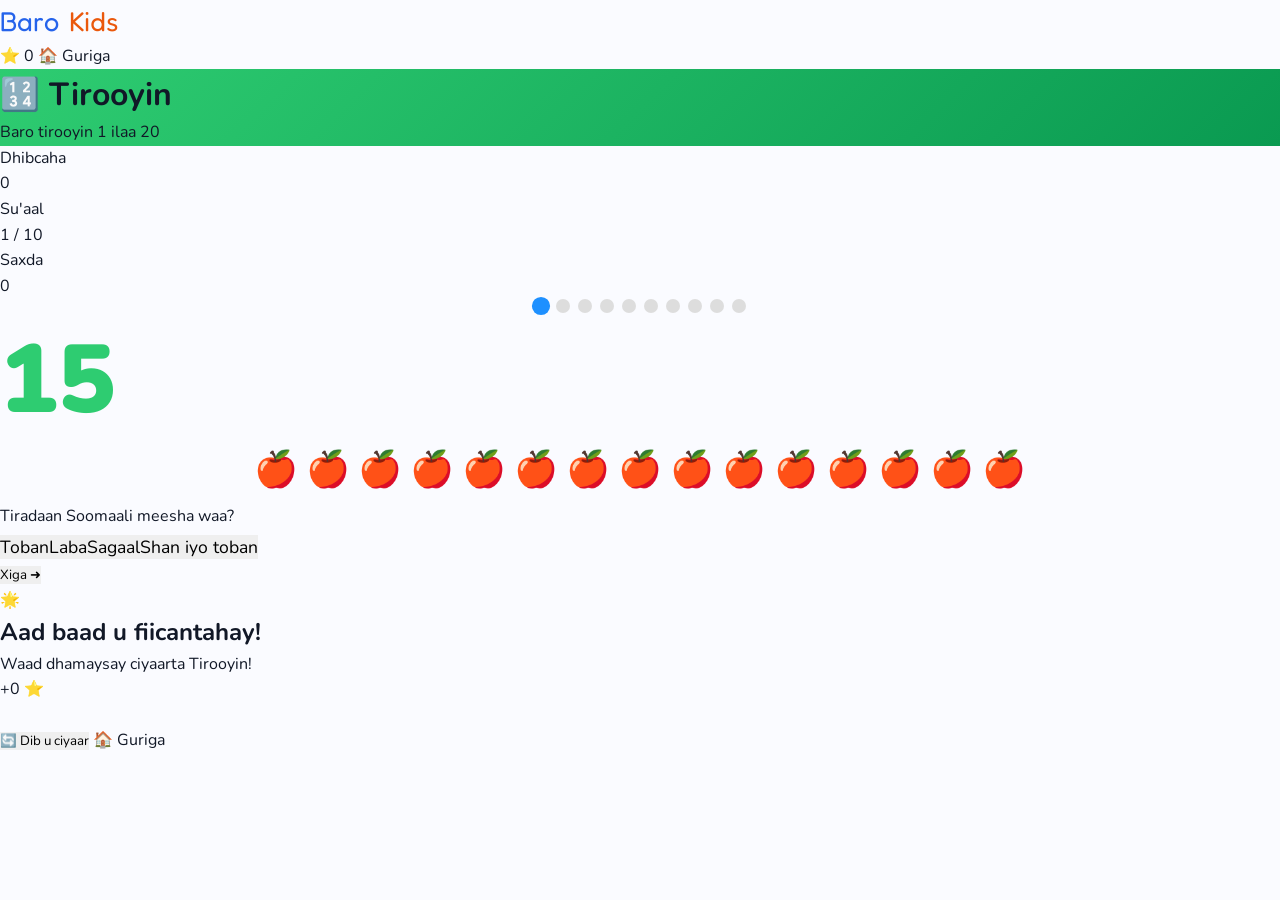
<file: numbers.html>
<!DOCTYPE html>
<html lang="so" dir="ltr">
<head>
  <meta charset="UTF-8" />
  <meta name="viewport" content="width=device-width, initial-scale=1.0" />
  <title>Tirooyin – BaroKids</title>
  <link rel="stylesheet" href="style.css" />
  <style>
    .page-header { background: linear-gradient(135deg, #2ECC71 0%, #0a9a51 100%); }
    .num-showcase {
      font-size: 6rem;
      font-weight: 900;
      color: #2ECC71;
      line-height: 1;
      display: block;
      animation: popIn 0.35s cubic-bezier(.36,.07,.19,.97);
    }
    .dots-visual {
      display: flex;
      flex-wrap: wrap;
      justify-content: center;
      gap: 8px;
      margin: 12px 0 6px;
      min-height: 40px;
    }
    .dot-ball {
      width: 28px; height: 28px;
      border-radius: 50%;
      background: #2ECC71;
      display: inline-block;
      animation: popIn 0.25s ease;
    }
    .num-word {
      font-size: 1.3rem;
      font-weight: 800;
      color: #2ECC71;
      margin-top: 6px;
    }
    .progress-dots {
      display: flex; gap: 8px; justify-content: center; flex-wrap: wrap; margin-bottom: 20px;
    }
    .dot { width: 14px; height: 14px; border-radius: 50%; background: #ddd; transition: background 0.3s; }
    .dot.done   { background: #2ECC71; }
    .dot.active { background: #1E90FF; transform: scale(1.3); }
    @keyframes popIn {
      0%   { transform: scale(0.5); opacity: 0; }
      70%  { transform: scale(1.1); }
      100% { transform: scale(1);   opacity: 1; }
    }
    /* Count mode – show dots and ask number */
    .count-dots {
      display: flex; flex-wrap: wrap; gap: 10px; justify-content: center; margin: 10px 0;
    }
    .count-dot {
      font-size: 2.2rem;
      animation: popIn 0.2s ease;
    }
  </style>
</head>
<body>

<script src="rewards.js"></script>

<div class="page-header">
  <h1>🔢 Tirooyin</h1>
  <p>Baro tirooyin 1 ilaa 20</p>
</div>

<div class="game-area">
  <div class="score-bar">
    <div><div class="label">Dhibcaha</div><div class="value" id="score-display">0</div></div>
    <div><div class="label">Su'aal</div><div class="value" id="q-counter">1 / 10</div></div>
    <div><div class="label">Saxda</div><div class="value" id="correct-display">0</div></div>
  </div>

  <div class="progress-dots" id="progress-dots"></div>

  <div class="question-card" id="question-card">
    <span class="num-showcase" id="num-big">1</span>
    <div class="dots-visual" id="dots-visual"></div>
    <div class="question-text" id="question-text">Tiradaan Soomaali meesha waa?</div>
    <div class="hint-text num-word" id="num-word"></div>
  </div>

  <div class="answer-grid" id="answer-grid"></div>
  <button class="next-btn" id="next-btn" onclick="nextQuestion()">Xiga ➜</button>

  <div class="completion-card" id="completion-card">
    <div class="big-star">🌟</div>
    <h2>Aad baad u fiicantahay!</h2>
    <p>Waad dhamaysay ciyaarta Tirooyin!</p>
    <div class="earned" id="stars-earned">+0 ⭐</div>
    <br>
    <button class="completion-btn btn-retry" onclick="restartGame()">🔄 Dib u ciyaar</button>
    <a class="completion-btn btn-home" href="index.html">🏠 Guriga</a>
  </div>
</div>

<script>
buildNav('numbers');

const NUMBERS = [
  { num: 1,  so: 'Kow',        emoji: '1️⃣' },
  { num: 2,  so: 'Laba',       emoji: '2️⃣' },
  { num: 3,  so: 'Saddex',     emoji: '3️⃣' },
  { num: 4,  so: 'Afar',       emoji: '4️⃣' },
  { num: 5,  so: 'Shan',       emoji: '5️⃣' },
  { num: 6,  so: 'Lix',        emoji: '6️⃣' },
  { num: 7,  so: 'Toddoba',    emoji: '7️⃣' },
  { num: 8,  so: 'Siddeed',    emoji: '8️⃣' },
  { num: 9,  so: 'Sagaal',     emoji: '9️⃣' },
  { num: 10, so: 'Toban',      emoji: '🔟' },
  { num: 11, so: 'Kow iyo toban',   emoji: '1️⃣1️⃣' },
  { num: 12, so: 'Laba iyo toban',  emoji: '1️⃣2️⃣' },
  { num: 13, so: 'Saddex iyo toban',emoji: '1️⃣3️⃣' },
  { num: 14, so: 'Afar iyo toban',  emoji: '1️⃣4️⃣' },
  { num: 15, so: 'Shan iyo toban',  emoji: '1️⃣5️⃣' },
  { num: 16, so: 'Lix iyo toban',   emoji: '1️⃣6️⃣' },
  { num: 17, so: 'Toddoba iyo toban',emoji:'1️⃣7️⃣' },
  { num: 18, so: 'Siddeed iyo toban',emoji:'1️⃣8️⃣' },
  { num: 19, so: 'Sagaal iyo toban', emoji:'1️⃣9️⃣' },
  { num: 20, so: 'Labaatan',   emoji: '2️⃣0️⃣' },
];

// Question types
const DOTS_EMOJI = ['🍎','🌟','🐾','🎈','🌸','🦋','⚽','🎯','🍭','💎'];

let questions = [], current = 0, score = 0, correct = 0, answered = false;

function shuffle(arr) {
  const a = [...arr];
  for (let i = a.length-1; i > 0; i--) {
    const j = Math.floor(Math.random()*(i+1)); [a[i],a[j]]=[a[j],a[i]];
  }
  return a;
}

function generateQuestions() {
  const pool = shuffle(NUMBERS).slice(0, 10);
  questions = pool.map((item, idx) => {
    const type = idx % 2 === 0 ? 'name' : 'count'; // alternate question type
    const wrongPool = NUMBERS.filter(n => n.num !== item.num);
    const wrongs = shuffle(wrongPool).slice(0, 3);
    const options = shuffle([item, ...wrongs]);
    return { item, type, options };
  });
}

function buildDots() {
  const c = document.getElementById('progress-dots');
  c.innerHTML = '';
  questions.forEach((_, i) => {
    const d = document.createElement('div');
    d.className = 'dot' + (i===0?' active':'');
    d.id = 'dot-'+i;
    c.appendChild(d);
  });
}

function renderQuestion() {
  const { item, type, options } = questions[current];
  answered = false;

  const dotIcon = DOTS_EMOJI[current % DOTS_EMOJI.length];

  if (type === 'name') {
    // Show digit, ask for Somali word
    document.getElementById('num-big').textContent = item.num;
    document.getElementById('num-word').textContent = '';
    document.getElementById('question-text').textContent = 'Tiradaan Soomaali meesha waa?';
    // Show dot balls
    const visual = document.getElementById('dots-visual');
    visual.innerHTML = '';
    const count = Math.min(item.num, 20);
    for (let i = 0; i < count; i++) {
      const span = document.createElement('span');
      span.className = 'count-dot';
      span.textContent = dotIcon;
      span.style.animationDelay = (i * 0.04) + 's';
      visual.appendChild(span);
    }
    // Buttons show Somali words
    const grid = document.getElementById('answer-grid');
    grid.innerHTML = '';
    options.forEach(opt => {
      const btn = document.createElement('button');
      btn.className = 'answer-btn';
      btn.innerHTML = `<span style="font-size:1.1rem;">${opt.so}</span>`;
      btn.onclick = () => handleAnswer(btn, opt.num === item.num, item);
      grid.appendChild(btn);
    });

  } else {
    // Show Somali word, ask for digit
    document.getElementById('num-big').textContent = item.so;
    document.getElementById('num-big').style.fontSize = '3.2rem';
    document.getElementById('dots-visual').innerHTML = '';
    document.getElementById('question-text').textContent = 'Tirooyinta lambarka saxda ah waa?';
    document.getElementById('num-word').textContent = '';
    // Buttons show digits
    const grid = document.getElementById('answer-grid');
    grid.innerHTML = '';
    options.forEach(opt => {
      const btn = document.createElement('button');
      btn.className = 'answer-btn';
      btn.innerHTML = `<span style="font-size:2.4rem;font-weight:900;">${opt.num}</span>`;
      btn.onclick = () => handleAnswer(btn, opt.num === item.num, item);
      grid.appendChild(btn);
    });
  }

  document.getElementById('num-big').style.fontSize = type === 'name' ? '6rem' : '3rem';
  document.getElementById('q-counter').textContent = `${current+1} / 10`;
  document.getElementById('score-display').textContent = score;
  document.getElementById('correct-display').textContent = correct;

  for (let i = 0; i < questions.length; i++) {
    const d = document.getElementById('dot-'+i);
    d.className = 'dot' + (i<current?' done':i===current?' active':'');
  }

  document.getElementById('next-btn').classList.remove('visible');
  document.getElementById('question-card').style.display = '';
  document.getElementById('completion-card').classList.remove('show');
}

function handleAnswer(btn, isCorrect, item) {
  if (answered) return;
  answered = true;
  document.querySelectorAll('.answer-btn').forEach(b => b.disabled = true);
  if (isCorrect) {
    btn.classList.add('correct');
    score += 10; correct++;
    showToast(`✅ Saxsax! ${item.num} = ${item.so}`, 'correct');
  } else {
    btn.classList.add('wrong');
    document.querySelectorAll('.answer-btn').forEach(b => {
      const txt = b.querySelector('span').textContent.trim();
      if (txt === String(item.num) || txt === item.so) b.classList.add('correct');
    });
    showToast(`❌ Isku day! ${item.num} = ${item.so}`, 'wrong');
  }
  document.getElementById('score-display').textContent = score;
  document.getElementById('correct-display').textContent = correct;
  document.getElementById('next-btn').classList.add('visible');
}

function nextQuestion() {
  current++;
  if (current >= questions.length) showCompletion();
  else renderQuestion();
}

function showCompletion() {
  const starsEarned = Math.round((correct/10)*5);
  addStars(starsEarned);
  localStorage.setItem('num_done', correct);
  document.getElementById('question-card').style.display = 'none';
  document.getElementById('answer-grid').innerHTML = '';
  document.getElementById('next-btn').classList.remove('visible');
  const card = document.getElementById('completion-card');
  card.classList.add('show');
  document.getElementById('stars-earned').textContent = `+${starsEarned} ⭐`;
  if (correct >= 7) launchConfetti(80);
}

function restartGame() {
  score = 0; correct = 0; current = 0;
  generateQuestions(); buildDots(); renderQuestion();
}

generateQuestions();
buildDots();
renderQuestion();
</script>
</body>
</html>
</file>
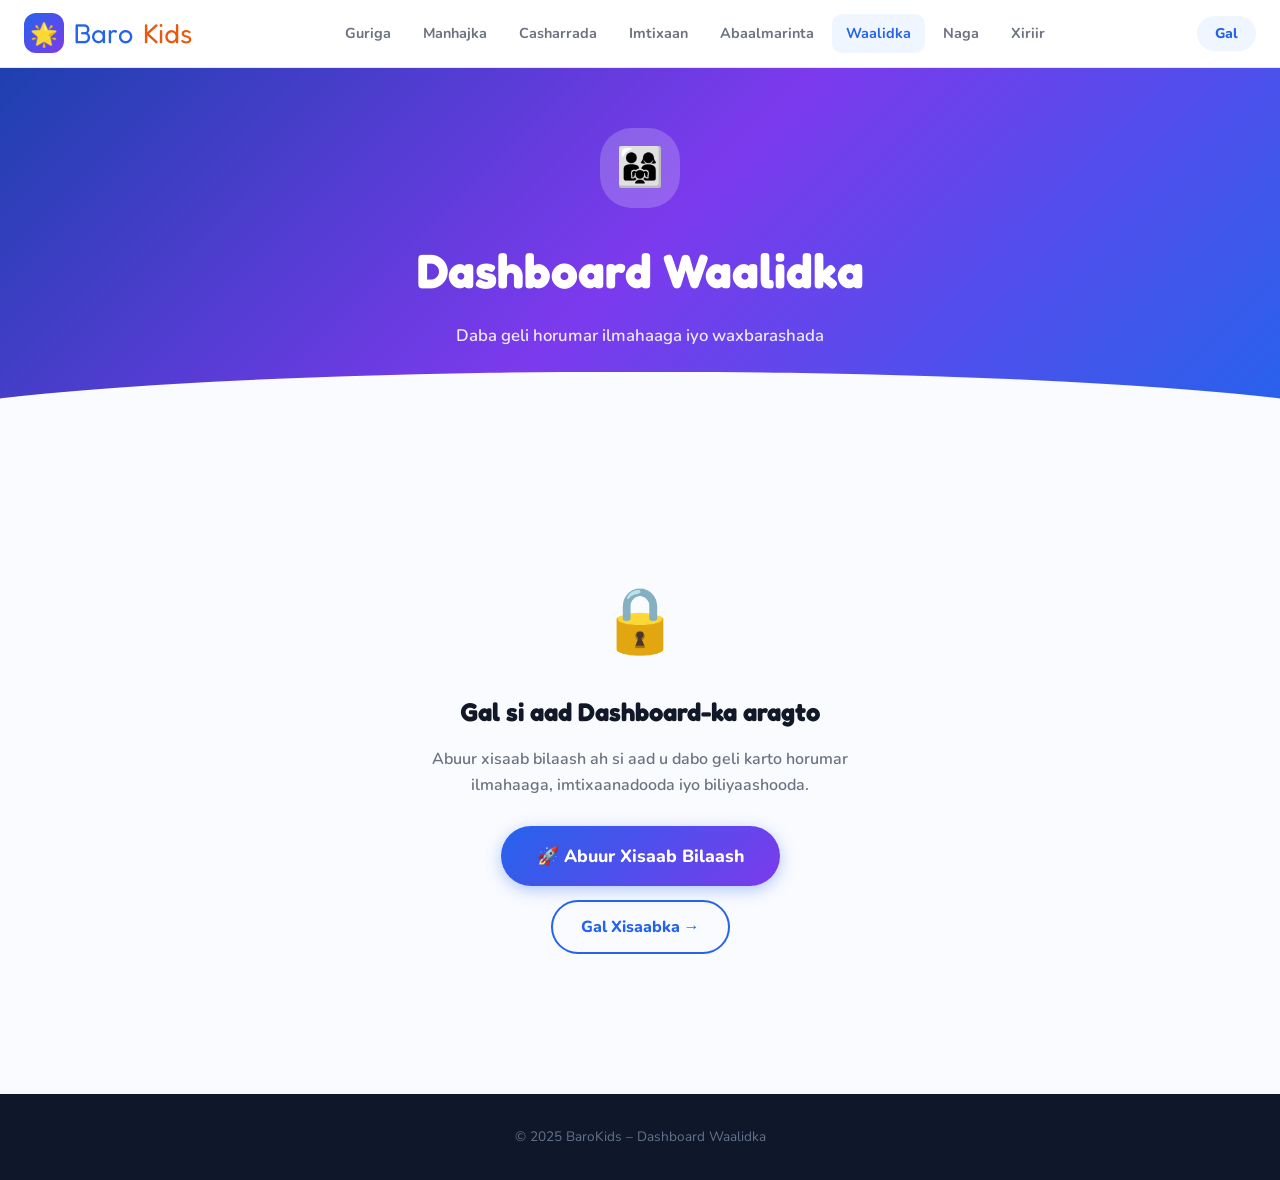
<file: parents.html>
<!DOCTYPE html>
<html lang="so" dir="ltr">
<head>
<meta charset="UTF-8"/><meta name="viewport" content="width=device-width,initial-scale=1.0"/>
<title>Dashboard Waalidka – BaroKids</title>
<meta name="description" content="Daba geli horumar ilmahaaga, imtixaanadooda iyo biliyaashooda."/>
<link rel="stylesheet" href="style.css"/>
</head>
<body>
<nav class="navbar">
  <a href="index.html" class="nav-logo"><div class="logo-icon">🌟</div>Baro<span>Kids</span></a>
  <div class="nav-links">
    <a href="index.html">Guriga</a><a href="curriculum.html">Manhajka</a>
    <a href="lessons.html">Casharrada</a><a href="quiz.html">Imtixaan</a>
    <a href="rewards.html">Abaalmarinta</a><a href="parents.html" class="active">Waalidka</a>
    <a href="about.html">Naga</a><a href="contact.html">Xiriir</a>
  </div>
  <div class="nav-actions">
    <div class="nav-stars-badge" data-auth="logged-in" style="display:none;" onclick="location.href='rewards.html'">⭐ <span data-stars>0</span></div>
    <button class="btn-nav-login" onclick="Modal.open('modal-auth')" data-auth="logged-out">Gal</button>
    <span data-auth="logged-in" style="display:none;font-size:0.85rem;font-weight:700;color:var(--blue);">👋 <span data-user-name></span></span>
    <button class="btn-nav-login" onclick="Auth.logout()" data-auth="logged-in" style="display:none;">Ka Bax</button>
  </div>
  <button class="nav-hamburger" id="nav-hamburger"><span></span><span></span><span></span></button>
</nav>
<div class="nav-mobile" id="nav-mobile">
  <a href="index.html">🏠 Guriga</a><a href="lessons.html">🎓 Casharrada</a>
  <a href="rewards.html">🏆 Abaalmarinta</a><a href="parents.html">👨‍👩‍👧 Waalidka</a>
</div>

<div class="page-hero">
  <div class="page-hero-icon">👨‍👩‍👧</div>
  <h1>Dashboard Waalidka</h1>
  <p>Daba geli horumar ilmahaaga iyo waxbarashada</p>
</div>

<section class="section">
  <div class="container">

    <!-- Logged OUT state -->
    <div data-auth="logged-out" style="text-align:center;padding:60px 20px;max-width:480px;margin:0 auto;">
      <div style="font-size:4rem;margin-bottom:20px;">🔒</div>
      <h2 style="font-family:var(--font-display);font-size:1.6rem;margin-bottom:14px;">Gal si aad Dashboard-ka aragto</h2>
      <p style="color:var(--text-muted);font-weight:600;margin-bottom:28px;">Abuur xisaab bilaash ah si aad u dabo geli karto horumar ilmahaaga, imtixaanadooda iyo biliyaashooda.</p>
      <div style="display:flex;gap:14px;justify-content:center;flex-wrap:wrap;">
        <button class="btn btn-blue btn-lg" onclick="Modal.open('modal-auth')">🚀 Abuur Xisaab Bilaash</button>
        <button class="btn btn-outline" onclick="Modal.open('modal-auth')">Gal Xisaabka →</button>
      </div>
    </div>

    <!-- Logged IN state -->
    <div data-auth="logged-in" style="display:none;">
      <div style="display:flex;justify-content:space-between;align-items:center;flex-wrap:wrap;gap:14px;margin-bottom:28px;">
        <div>
          <h2 style="font-family:var(--font-display);font-size:1.4rem;">Ku soo dhawow, <span data-user-name></span>! 👋</h2>
          <p style="color:var(--text-muted);font-weight:600;margin-top:4px;">Daba geli ilmahaaga ee hoose</p>
        </div>
        <button class="btn btn-blue" onclick="Modal.open('modal-add-child')">+ Ku dar Ilmo Cusub</button>
      </div>

      <div class="dashboard-grid">
        <!-- Sidebar: Child list -->
        <div>
          <div class="panel">
            <div class="panel-header"><h3>👶 Carruurta</h3></div>
            <div class="panel-body" id="parent-child-list" style="padding:12px;"></div>
          </div>
          <!-- Settings panel -->
          <div class="panel" style="margin-top:16px;">
            <div class="panel-header"><h3>⚙️ Goobaha</h3></div>
            <div class="panel-body">
              <div style="display:flex;flex-direction:column;gap:12px;">
                <a href="lessons.html" class="btn btn-blue btn-sm">📚 Kasharada Bilow</a>
                <a href="quiz.html" class="btn btn-orange btn-sm">📝 Imtixaan Bilow</a>
                <a href="rewards.html" class="btn btn-outline btn-sm">🏆 Abaalmarinta Eeg</a>
                <button class="btn btn-outline btn-sm" style="border-color:var(--red);color:var(--red);" onclick="if(confirm('Ma hubtaa?')){Auth.logout();location.href='index.html';}">
                  Ka Bax
                </button>
              </div>
            </div>
          </div>
        </div>

        <!-- Main stats panel -->
        <div class="panel">
          <div class="panel-header"><h3>📊 Horumar Faahfaahsan</h3></div>
          <div class="panel-body" id="child-stats-panel">
            <div style="text-align:center;padding:40px;color:var(--text-muted);">
              <div style="font-size:3rem;margin-bottom:12px;">👈</div>
              <p style="font-weight:600;">Dooro ilmaha bidixda si aad horumarkiisa aragto</p>
            </div>
          </div>
        </div>
      </div>

      <!-- Tips for parents -->
      <div style="margin-top:40px;">
        <h2 style="font-family:var(--font-display);font-size:1.4rem;margin-bottom:20px;">💡 Talooyin Waalidka</h2>
        <div class="grid-3">
          <div class="feature-card">
            <div class="feature-icon bg-blue-light">📅</div>
            <h3>Waxbarasho Maalin kasta</h3>
            <p>Ilmaha geli BaroKids 15–20 daqiiqo maalin kasta si uu si dhakhso ah ugu bartay. Caadada ayaa muhiim ah.</p>
          </div>
          <div class="feature-card">
            <div class="feature-icon bg-green-light">🗣️</div>
            <h3>Ku hadal Soomaaliga Guriga</h3>
            <p>Guriga si joogto ah ugu hadal xarfaha, tirooyin, iyo ereyada cusub ee ilmahaagu bartay BaroKids.</p>
          </div>
          <div class="feature-card">
            <div class="feature-icon bg-orange-light">🌟</div>
            <h3>Amaan Horumarkiisa</h3>
            <p>Marka ilmaha xiddig ama badge cusub xaqiiyo, amaan. Dhiirrigelinta ayaa casharrada ka wanaagsan.</p>
          </div>
        </div>
      </div>
    </div>

  </div>
</section>

<!-- ADD CHILD MODAL -->
<div class="modal-overlay" id="modal-add-child">
  <div class="modal">
    <button class="modal-close" onclick="Modal.close('modal-add-child')">✕</button>
    <h2>👶 Ku dar Ilmaha</h2>
    <p class="modal-sub">Ku dar macluumaadka ilmahaaga.</p>
    <form id="add-child-form">
      <div class="form-group"><label class="form-label">Magaca Ilmaha</label><input type="text" id="child-name" class="form-control" placeholder="Magaca ilmaha" required/></div>
      <div class="form-group"><label class="form-label">Da'da (sano)</label>
        <select id="child-age" class="form-control" required>
          <option value="">Dooro da'da</option>
          <option value="2">2 sano</option><option value="3">3 sano</option><option value="4">4 sano</option>
          <option value="5">5 sano</option><option value="6">6 sano</option><option value="7">7 sano</option><option value="8">8 sano</option>
        </select>
      </div>
      <div class="form-group">
        <label class="form-label">Sumadda Ilmaha</label>
        <input type="hidden" id="selected-avatar" value="👦"/>
        <div id="avatar-picker" style="display:flex;flex-wrap:wrap;gap:8px;"></div>
      </div>
      <button type="submit" class="btn btn-blue btn-full">Ku dar Ilmaha ✨</button>
    </form>
  </div>
</div>

<div class="modal-overlay" id="modal-auth">
  <div class="modal">
    <button class="modal-close" onclick="Modal.close('modal-auth')">✕</button>
    <h2>👋 Ku soo dhawow!</h2>
    <div class="auth-tabs">
      <button class="auth-tab active" onclick="switchTab('login')">Gal</button>
      <button class="auth-tab" onclick="switchTab('register')">Abuur</button>
    </div>
    <form id="login-form">
      <div class="form-group"><label class="form-label">Email</label><input type="email" id="login-email" class="form-control" required/></div>
      <div class="form-group"><label class="form-label">Furaha Sirta</label><input type="password" id="login-password" class="form-control" required/></div>
      <button type="submit" class="btn btn-blue btn-full">Gal →</button>
    </form>
    <form id="register-form" style="display:none;">
      <div class="form-group"><input type="text" id="reg-name" class="form-control" placeholder="Magacaaga" required/></div>
      <div class="form-group"><input type="email" id="reg-email" class="form-control" placeholder="Email" required/></div>
      <div class="form-group"><input type="password" id="reg-password" class="form-control" placeholder="Furaha sirta" required/></div>
      <div class="form-group"><input type="password" id="reg-confirm" class="form-control" placeholder="Ku celi" required/></div>
      <button type="submit" class="btn btn-blue btn-full">Abuur Xisaab 🎉</button>
    </form>
  </div>
</div>

<footer class="footer" style="padding:32px 24px;">
  <div style="max-width:1200px;margin:0 auto;text-align:center;color:#64748B;font-size:0.85rem;">© 2025 BaroKids – Dashboard Waalidka</div>
</footer>
<script src="script.js"></script>
<script>
function switchTab(t){
  document.querySelectorAll('.auth-tab').forEach((b,i)=>b.classList.toggle('active',i===(t==='login'?0:1)));
  document.getElementById('login-form').style.display=t==='login'?'':'none';
  document.getElementById('register-form').style.display=t==='register'?'':'none';
}
</script>
</body>
</html>
</file>
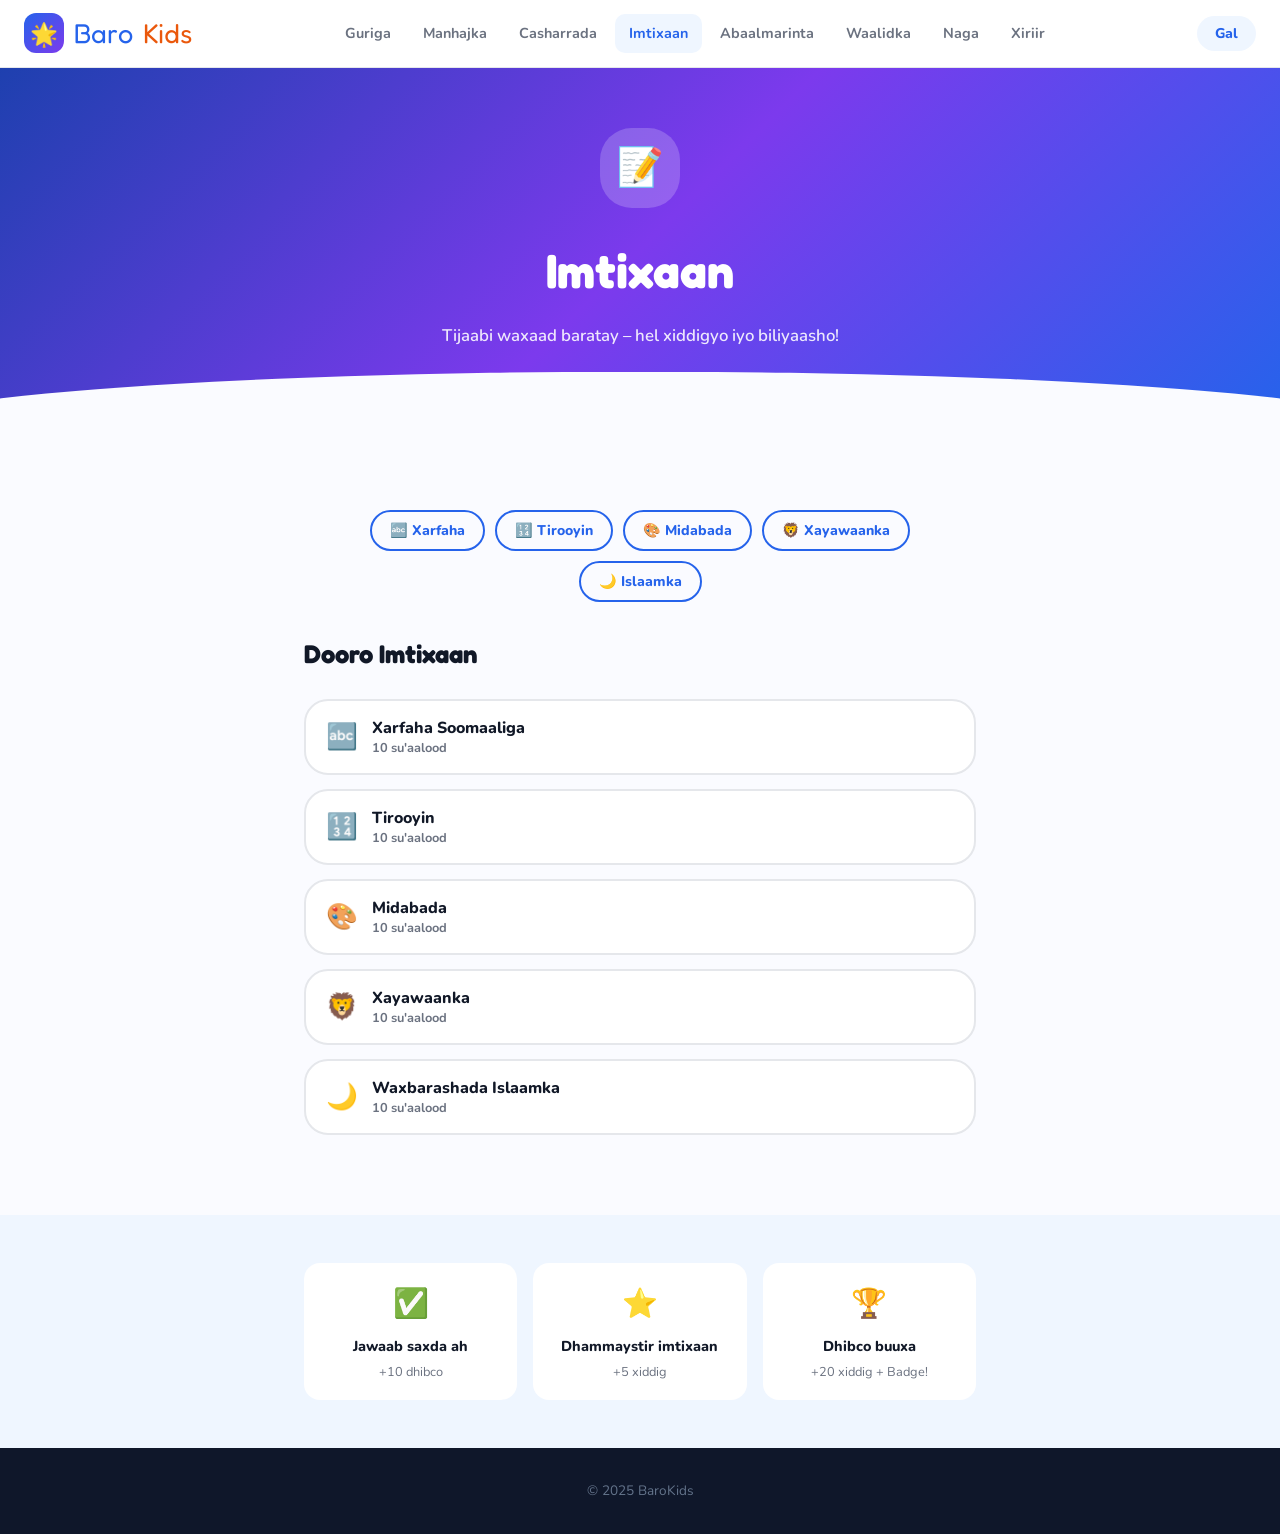
<file: quiz.html>
<!DOCTYPE html>
<html lang="so" dir="ltr">
<head>
<meta charset="UTF-8"/><meta name="viewport" content="width=device-width,initial-scale=1.0"/>
<title>Imtixaan – BaroKids</title>
<meta name="description" content="Ciyaar imtixaanada waxbarasho oo xiiso leh ee BaroKids."/>
<link rel="stylesheet" href="style.css"/>
</head>
<body>
<nav class="navbar">
  <a href="index.html" class="nav-logo"><div class="logo-icon">🌟</div>Baro<span>Kids</span></a>
  <div class="nav-links">
    <a href="index.html">Guriga</a><a href="curriculum.html">Manhajka</a>
    <a href="lessons.html">Casharrada</a><a href="quiz.html" class="active">Imtixaan</a>
    <a href="rewards.html">Abaalmarinta</a><a href="parents.html">Waalidka</a>
    <a href="about.html">Naga</a><a href="contact.html">Xiriir</a>
  </div>
  <div class="nav-actions">
    <div class="nav-stars-badge" data-auth="logged-in" style="display:none;" onclick="location.href='rewards.html'">⭐ <span data-stars>0</span></div>
    <button class="btn-nav-login" onclick="Modal.open('modal-auth')" data-auth="logged-out">Gal</button>
    <span data-auth="logged-in" style="display:none;font-size:0.85rem;font-weight:700;color:var(--blue);">👋 <span data-user-name></span></span>
    <button class="btn-nav-login" onclick="Auth.logout()" data-auth="logged-in" style="display:none;">Ka Bax</button>
  </div>
  <button class="nav-hamburger" id="nav-hamburger"><span></span><span></span><span></span></button>
</nav>
<div class="nav-mobile" id="nav-mobile">
  <a href="index.html">🏠 Guriga</a><a href="lessons.html">🎓 Casharrada</a>
  <a href="quiz.html">📝 Imtixaan</a><a href="rewards.html">🏆 Abaalmarinta</a>
</div>

<div class="page-hero">
  <div class="page-hero-icon">📝</div>
  <h1>Imtixaan</h1>
  <p>Tijaabi waxaad baratay – hel xiddigyo iyo biliyaasho!</p>
</div>

<section class="section">
  <div class="container-sm">

    <!-- Quiz picker tabs -->
    <div id="quiz-topic-nav" style="display:flex;gap:10px;flex-wrap:wrap;margin-bottom:32px;justify-content:center;">
      <button class="btn btn-outline btn-sm" onclick="Quiz.start('q_alphabet')">🔤 Xarfaha</button>
      <button class="btn btn-outline btn-sm" onclick="Quiz.start('q_numbers')">🔢 Tirooyin</button>
      <button class="btn btn-outline btn-sm" onclick="Quiz.start('q_colors')">🎨 Midabada</button>
      <button class="btn btn-outline btn-sm" onclick="Quiz.start('q_animals')">🦁 Xayawaanka</button>
      <button class="btn btn-outline btn-sm" onclick="Quiz.start('q_islamic')">🌙 Islaamka</button>
    </div>

    <!-- Quiz renders here -->
    <div id="quiz-container"></div>

  </div>
</section>

<!-- Quick tips -->
<section class="section-sm" style="background:var(--blue-light);">
  <div class="container-sm">
    <div style="display:grid;grid-template-columns:repeat(auto-fill,minmax(200px,1fr));gap:16px;">
      <div style="background:#fff;border-radius:16px;padding:18px;text-align:center;">
        <div style="font-size:1.8rem;margin-bottom:8px;">✅</div>
        <div style="font-weight:800;font-size:0.9rem;">Jawaab saxda ah</div>
        <div style="color:var(--text-muted);font-size:0.8rem;margin-top:4px;">+10 dhibco</div>
      </div>
      <div style="background:#fff;border-radius:16px;padding:18px;text-align:center;">
        <div style="font-size:1.8rem;margin-bottom:8px;">⭐</div>
        <div style="font-weight:800;font-size:0.9rem;">Dhammaystir imtixaan</div>
        <div style="color:var(--text-muted);font-size:0.8rem;margin-top:4px;">+5 xiddig</div>
      </div>
      <div style="background:#fff;border-radius:16px;padding:18px;text-align:center;">
        <div style="font-size:1.8rem;margin-bottom:8px;">🏆</div>
        <div style="font-weight:800;font-size:0.9rem;">Dhibco buuxa</div>
        <div style="color:var(--text-muted);font-size:0.8rem;margin-top:4px;">+20 xiddig + Badge!</div>
      </div>
    </div>
  </div>
</section>

<div class="modal-overlay" id="modal-auth">
  <div class="modal">
    <button class="modal-close" onclick="Modal.close('modal-auth')">✕</button>
    <h2>👋 Ku soo dhawow!</h2><p class="modal-sub">Gal xisaabkaaga.</p>
    <form id="login-form">
      <div class="form-group"><label class="form-label">Email</label><input type="email" id="login-email" class="form-control" required/></div>
      <div class="form-group"><label class="form-label">Furaha Sirta</label><input type="password" id="login-password" class="form-control" required/></div>
      <button type="submit" class="btn btn-blue btn-full">Gal →</button>
    </form>
    <form id="register-form" style="display:none;">
      <div class="form-group"><input type="text" id="reg-name" class="form-control" placeholder="Magacaaga" required/></div>
      <div class="form-group"><input type="email" id="reg-email" class="form-control" placeholder="Email" required/></div>
      <div class="form-group"><input type="password" id="reg-password" class="form-control" placeholder="Furaha sirta" required/></div>
      <div class="form-group"><input type="password" id="reg-confirm" class="form-control" placeholder="Ku celi" required/></div>
      <button type="submit" class="btn btn-blue btn-full">Abuur Xisaab</button>
    </form>
  </div>
</div>

<footer class="footer" style="padding:32px 24px;">
  <div style="max-width:1200px;margin:0 auto;text-align:center;color:#64748B;font-size:0.85rem;">© 2025 BaroKids</div>
</footer>

<script src="script.js"></script>
<script>
function switchTab(t){
  document.querySelectorAll('.auth-tab').forEach((b,i)=>b.classList.toggle('active',i===(t==='login'?0:1)));
  document.getElementById('login-form').style.display=t==='login'?'':'none';
  document.getElementById('register-form').style.display=t==='register'?'':'none';
}
</script>
</body>
</html>
</file>
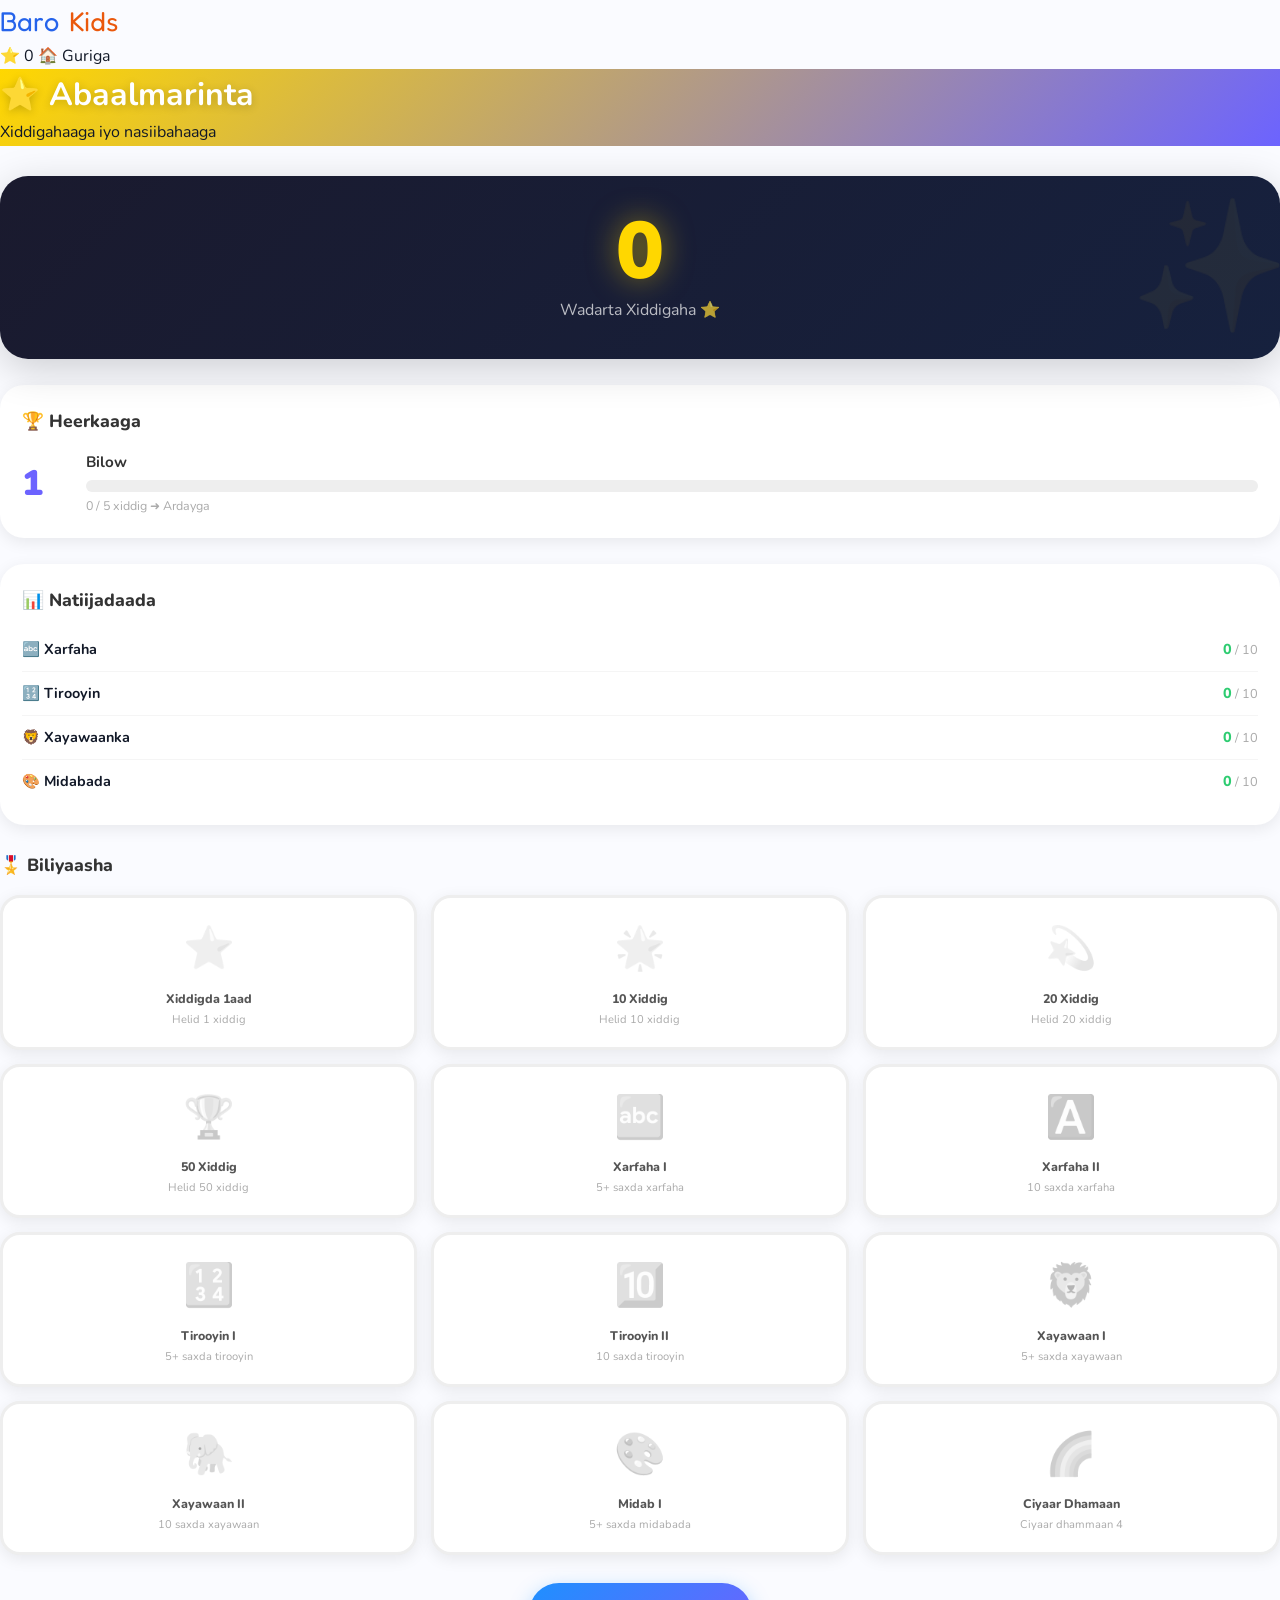
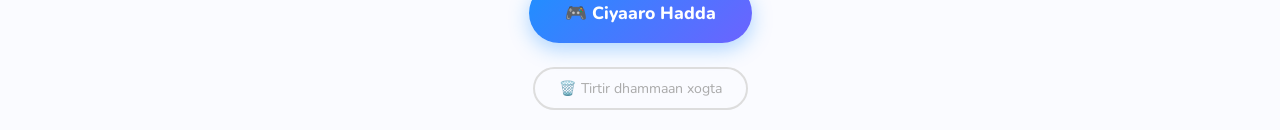
<file: rewards.html>
<!DOCTYPE html>
<html lang="so" dir="ltr">
<head>
  <meta charset="UTF-8" />
  <meta name="viewport" content="width=device-width, initial-scale=1.0" />
  <title>Abaalmarinta – BaroKids</title>
  <link rel="stylesheet" href="style.css" />
  <style>
    .page-header { background: linear-gradient(135deg, #FFD700 0%, #6C63FF 100%); }
    .page-header h1 { color: #fff; text-shadow: 0 2px 10px rgba(0,0,0,0.2); }

    /* Stars Hero */
    .stars-hero {
      text-align: center;
      background: linear-gradient(135deg, #1a1a2e, #16213e);
      border-radius: 28px;
      padding: 36px 20px;
      margin-bottom: 26px;
      color: #fff;
      box-shadow: 0 10px 40px rgba(0,0,0,0.18);
      position: relative;
      overflow: hidden;
    }
    .stars-hero::before {
      content: '✨';
      position: absolute;
      font-size: 8rem;
      opacity: 0.06;
      top: -10px;
      right: -10px;
      pointer-events: none;
    }
    .stars-big {
      font-size: 5rem;
      font-weight: 900;
      color: #FFD700;
      line-height: 1;
      text-shadow: 0 0 30px rgba(255,215,0,0.5);
      animation: glow 2s ease-in-out infinite alternate;
    }
    .stars-label {
      font-size: 1rem;
      opacity: 0.7;
      margin-top: 6px;
    }
    @keyframes glow {
      from { text-shadow: 0 0 20px rgba(255,215,0,0.4); }
      to   { text-shadow: 0 0 40px rgba(255,215,0,0.9); }
    }

    /* Badge Grid */
    .badge-section h3 {
      font-size: 1.1rem;
      font-weight: 800;
      color: #333;
      margin-bottom: 16px;
    }
    .badge-grid {
      display: grid;
      grid-template-columns: repeat(3, 1fr);
      gap: 14px;
      margin-bottom: 28px;
    }
    .badge-card {
      background: #fff;
      border-radius: 20px;
      padding: 18px 10px;
      text-align: center;
      box-shadow: 0 4px 16px rgba(0,0,0,0.08);
      border: 3px solid #eee;
      transition: transform 0.2s;
    }
    .badge-card.earned {
      border-color: #FFD700;
      background: linear-gradient(145deg, #fffbe6, #fff);
      animation: popIn 0.5s ease;
    }
    .badge-card:hover { transform: scale(1.04); }
    .badge-icon { font-size: 2.6rem; margin-bottom: 6px; filter: grayscale(1); opacity: 0.35; }
    .badge-card.earned .badge-icon { filter: none; opacity: 1; }
    .badge-name { font-size: 0.78rem; font-weight: 800; color: #555; }
    .badge-card.earned .badge-name { color: #1a1a2e; }
    .badge-req { font-size: 0.7rem; color: #aaa; margin-top: 2px; }

    /* Level bar */
    .level-section {
      background: #fff;
      border-radius: 24px;
      padding: 22px;
      box-shadow: 0 4px 16px rgba(0,0,0,0.08);
      margin-bottom: 26px;
    }
    .level-section h3 { font-size: 1.1rem; font-weight: 800; color: #333; margin-bottom: 14px; }
    .level-row { display: flex; align-items: center; gap: 14px; }
    .level-num { font-size: 2.2rem; font-weight: 900; color: #6C63FF; width: 50px; }
    .level-info { flex: 1; }
    .level-name { font-size: 0.95rem; font-weight: 700; color: #333; margin-bottom: 6px; }
    .level-bar-wrap { background: #eee; border-radius: 20px; height: 12px; overflow: hidden; }
    .level-bar-fill { height: 100%; border-radius: 20px; background: linear-gradient(90deg, #6C63FF, #1E90FF); transition: width 1s ease; }
    .level-next { font-size: 0.78rem; color: #aaa; margin-top: 4px; }

    /* Reset button */
    .reset-section { text-align: center; margin-top: 10px; padding-bottom: 20px; }
    .reset-btn {
      background: none;
      border: 2px solid #ddd;
      border-radius: 50px;
      padding: 10px 24px;
      font-size: 0.88rem;
      color: #aaa;
      cursor: pointer;
      transition: all 0.2s;
    }
    .reset-btn:hover { border-color: #FF6B6B; color: #FF6B6B; }

    /* Activity log */
    .activity-section {
      background: #fff;
      border-radius: 24px;
      padding: 22px;
      box-shadow: 0 4px 16px rgba(0,0,0,0.08);
      margin-bottom: 26px;
    }
    .activity-section h3 { font-size: 1.1rem; font-weight: 800; color: #333; margin-bottom: 14px; }
    .activity-row {
      display: flex;
      justify-content: space-between;
      align-items: center;
      padding: 10px 0;
      border-bottom: 1px solid #f5f5f5;
      font-size: 0.9rem;
    }
    .activity-row:last-child { border-bottom: none; }
    .activity-game { font-weight: 700; display: flex; align-items: center; gap: 8px; }
    .activity-score { font-weight: 800; color: #2ECC71; }
    .activity-max { color: #aaa; font-size: 0.8rem; }

    @keyframes popIn {
      0%   { transform: scale(0.7); opacity: 0; }
      60%  { transform: scale(1.08); }
      100% { transform: scale(1); opacity: 1; }
    }
  </style>
</head>
<body>

<script src="rewards.js"></script>

<div class="page-header">
  <h1>⭐ Abaalmarinta</h1>
  <p>Xiddigahaaga iyo nasiibahaaga</p>
</div>

<div class="game-area" style="padding-top: 30px;">

  <!-- Stars Hero -->
  <div class="stars-hero">
    <div class="stars-big" id="hero-stars">0</div>
    <div class="stars-label">Wadarta Xiddigaha ⭐</div>
  </div>

  <!-- Level -->
  <div class="level-section">
    <h3>🏆 Heerkaaga</h3>
    <div class="level-row">
      <div class="level-num" id="level-num">1</div>
      <div class="level-info">
        <div class="level-name" id="level-name">Bilow</div>
        <div class="level-bar-wrap">
          <div class="level-bar-fill" id="level-bar" style="width:0%"></div>
        </div>
        <div class="level-next" id="level-next"></div>
      </div>
    </div>
  </div>

  <!-- Scores per game -->
  <div class="activity-section">
    <h3>📊 Natiijadaada</h3>
    <div class="activity-row">
      <span class="activity-game">🔤 Xarfaha</span>
      <span><span class="activity-score" id="score-alpha">0</span><span class="activity-max"> / 10</span></span>
    </div>
    <div class="activity-row">
      <span class="activity-game">🔢 Tirooyin</span>
      <span><span class="activity-score" id="score-num">0</span><span class="activity-max"> / 10</span></span>
    </div>
    <div class="activity-row">
      <span class="activity-game">🦁 Xayawaanka</span>
      <span><span class="activity-score" id="score-anim">0</span><span class="activity-max"> / 10</span></span>
    </div>
    <div class="activity-row">
      <span class="activity-game">🎨 Midabada</span>
      <span><span class="activity-score" id="score-col">0</span><span class="activity-max"> / 10</span></span>
    </div>
  </div>

  <!-- Badges -->
  <div class="badge-section">
    <h3>🎖️ Biliyaasha</h3>
    <div class="badge-grid" id="badge-grid"></div>
  </div>

  <!-- Play button -->
  <div style="text-align:center; margin-bottom: 24px;">
    <a href="index.html" style="
      display:inline-block;
      padding:16px 36px;
      background:linear-gradient(135deg,#1E90FF,#6C63FF);
      color:#fff;
      border-radius:50px;
      font-size:1.1rem;
      font-weight:800;
      text-decoration:none;
      box-shadow: 0 6px 20px rgba(30,144,255,0.35);
    ">🎮 Ciyaaro Hadda</a>
  </div>

  <div class="reset-section">
    <button class="reset-btn" onclick="confirmReset()">🗑️ Tirtir dhammaan xogta</button>
  </div>
</div>

<script>
buildNav('rewards');

const BADGES = [
  { id: 'first_star',    icon: '⭐', name: 'Xiddigda 1aad', req: 'Helid 1 xiddig',      check: s => s >= 1 },
  { id: 'ten_stars',     icon: '🌟', name: '10 Xiddig',     req: 'Helid 10 xiddig',     check: s => s >= 10 },
  { id: 'twenty_stars',  icon: '💫', name: '20 Xiddig',     req: 'Helid 20 xiddig',     check: s => s >= 20 },
  { id: 'fifty_stars',   icon: '🏆', name: '50 Xiddig',     req: 'Helid 50 xiddig',     check: s => s >= 50 },
  { id: 'alpha_5',       icon: '🔤', name: 'Xarfaha I',     req: '5+ saxda xarfaha',    check: (s,d) => d.alpha >= 5 },
  { id: 'alpha_10',      icon: '🅰️', name: 'Xarfaha II',    req: '10 saxda xarfaha',    check: (s,d) => d.alpha >= 10 },
  { id: 'num_5',         icon: '🔢', name: 'Tirooyin I',    req: '5+ saxda tirooyin',   check: (s,d) => d.num >= 5 },
  { id: 'num_10',        icon: '🔟', name: 'Tirooyin II',   req: '10 saxda tirooyin',   check: (s,d) => d.num >= 10 },
  { id: 'anim_5',        icon: '🦁', name: 'Xayawaan I',    req: '5+ saxda xayawaan',   check: (s,d) => d.anim >= 5 },
  { id: 'anim_10',       icon: '🐘', name: 'Xayawaan II',   req: '10 saxda xayawaan',   check: (s,d) => d.anim >= 10 },
  { id: 'col_5',         icon: '🎨', name: 'Midab I',       req: '5+ saxda midabada',   check: (s,d) => d.col >= 5 },
  { id: 'all_games',     icon: '🌈', name: 'Ciyaar Dhamaan',req: 'Ciyaar dhammaan 4',   check: (s,d) => d.alpha>0 && d.num>0 && d.anim>0 && d.col>0 },
];

const LEVELS = [
  { min: 0,  name: 'Bilow',       next: 5 },
  { min: 5,  name: 'Ardayga',     next: 15 },
  { min: 15, name: 'Xariifka',    next: 30 },
  { min: 30, name: 'Garaadka',    next: 50 },
  { min: 50, name: 'Boqorka',     next: 100 },
  { min: 100,name: 'Xiddigaha 🌟',next: null },
];

function getLevel(stars) {
  let lvl = LEVELS[0];
  let idx = 0;
  LEVELS.forEach((l, i) => { if (stars >= l.min) { lvl = l; idx = i; } });
  return { ...lvl, idx: idx + 1 };
}

function renderPage() {
  const stars = getStars();
  const scores = {
    alpha: parseInt(localStorage.getItem('alpha_done') || '0'),
    num:   parseInt(localStorage.getItem('num_done')   || '0'),
    anim:  parseInt(localStorage.getItem('anim_done')  || '0'),
    col:   parseInt(localStorage.getItem('col_done')   || '0'),
  };

  document.getElementById('hero-stars').textContent = stars;
  document.getElementById('score-alpha').textContent = scores.alpha;
  document.getElementById('score-num').textContent   = scores.num;
  document.getElementById('score-anim').textContent  = scores.anim;
  document.getElementById('score-col').textContent   = scores.col;

  // Level
  const lv = getLevel(stars);
  const nextLv = LEVELS[lv.idx] || null;
  document.getElementById('level-num').textContent  = lv.idx;
  document.getElementById('level-name').textContent = lv.name;
  if (nextLv) {
    const pct = Math.min(100, Math.round(((stars - lv.min) / (nextLv.min - lv.min)) * 100));
    document.getElementById('level-bar').style.width = pct + '%';
    document.getElementById('level-next').textContent = `${stars - lv.min} / ${nextLv.min - lv.min} xiddig ➜ ${nextLv.name}`;
  } else {
    document.getElementById('level-bar').style.width = '100%';
    document.getElementById('level-next').textContent = 'Heerkii ugu sarreeya! 🎉';
  }

  // Badges
  const grid = document.getElementById('badge-grid');
  grid.innerHTML = '';
  BADGES.forEach(b => {
    const earned = b.check(stars, scores);
    const card = document.createElement('div');
    card.className = 'badge-card' + (earned ? ' earned' : '');
    card.innerHTML = `
      <div class="badge-icon">${b.icon}</div>
      <div class="badge-name">${b.name}</div>
      <div class="badge-req">${b.req}</div>
    `;
    grid.appendChild(card);
  });
}

function confirmReset() {
  if (confirm('Ma hubtaa inaad tirtirto dhammaan xogta? Tani waxay tirtiri doontaa xiddigaha iyo natiijadaada.')) {
    localStorage.removeItem('barokids_stars');
    localStorage.removeItem('alpha_done');
    localStorage.removeItem('num_done');
    localStorage.removeItem('anim_done');
    localStorage.removeItem('col_done');
    location.reload();
  }
}

renderPage();
if (getStars() > 0) launchConfetti(20);
</script>
</body>
</html>
</file>
<file: style.css>
/* ═══════════════════════════════════════════════════════════
   BAROKIDS — Global Design System v2.0
   Somali Children's Learning Platform
   ═══════════════════════════════════════════════════════════ */

@import url('https://fonts.googleapis.com/css2?family=Nunito:wght@400;600;700;800;900&family=Fredoka+One&display=swap');

/* ── TOKENS ── */
:root {
  /* Brand palette */
  --blue:       #2563EB;
  --blue-light: #EFF6FF;
  --blue-mid:   #BFDBFE;
  --purple:     #7C3AED;
  --purple-light:#F5F3FF;
  --orange:     #EA580C;
  --orange-light:#FFF7ED;
  --green:      #16A34A;
  --green-light: #F0FDF4;
  --yellow:     #D97706;
  --yellow-light:#FFFBEB;
  --pink:       #DB2777;
  --red:        #DC2626;

  /* Neutral */
  --bg:         #FAFBFF;
  --surface:    #FFFFFF;
  --border:     #E5E7EB;
  --text:       #111827;
  --text-muted: #6B7280;
  --text-light: #9CA3AF;

  /* Gradients */
  --grad-hero:  linear-gradient(135deg, #1E40AF 0%, #7C3AED 50%, #2563EB 100%);
  --grad-blue:  linear-gradient(135deg, #2563EB, #7C3AED);
  --grad-orange:linear-gradient(135deg, #EA580C, #D97706);
  --grad-green: linear-gradient(135deg, #16A34A, #059669);
  --grad-pink:  linear-gradient(135deg, #DB2777, #7C3AED);

  /* Spacing */
  --r-sm:  10px;
  --r-md:  16px;
  --r-lg:  24px;
  --r-xl:  32px;
  --r-2xl: 40px;

  /* Shadow */
  --shadow-sm:  0 1px 3px rgba(0,0,0,0.08), 0 1px 2px rgba(0,0,0,0.06);
  --shadow-md:  0 4px 16px rgba(0,0,0,0.10), 0 2px 6px rgba(0,0,0,0.06);
  --shadow-lg:  0 10px 40px rgba(0,0,0,0.12), 0 4px 12px rgba(0,0,0,0.08);
  --shadow-xl:  0 20px 60px rgba(0,0,0,0.15);

  /* Animation */
  --ease:       cubic-bezier(0.34, 1.56, 0.64, 1);
  --ease-out:   cubic-bezier(0.16, 1, 0.3, 1);

  /* Typography */
  --font-display: 'Fredoka One', cursive;
  --font-body:    'Nunito', sans-serif;
}

/* ── RESET ── */
*, *::before, *::after { box-sizing: border-box; margin: 0; padding: 0; }
html { scroll-behavior: smooth; font-size: 16px; }
body {
  font-family: var(--font-body);
  background: var(--bg);
  color: var(--text);
  line-height: 1.6;
  -webkit-font-smoothing: antialiased;
  overflow-x: hidden;
}
img { max-width: 100%; display: block; }
a  { text-decoration: none; color: inherit; }
button { font-family: var(--font-body); cursor: pointer; border: none; }
input, textarea, select { font-family: var(--font-body); }
ul { list-style: none; }

/* ── SCROLLBAR ── */
::-webkit-scrollbar { width: 6px; }
::-webkit-scrollbar-track { background: var(--bg); }
::-webkit-scrollbar-thumb { background: var(--blue-mid); border-radius: 99px; }

/* ══════════════════════════════════════════
   NAV
══════════════════════════════════════════ */
.navbar {
  position: sticky;
  top: 0;
  z-index: 900;
  background: rgba(255,255,255,0.95);
  backdrop-filter: blur(12px);
  border-bottom: 1px solid var(--border);
  padding: 0 24px;
  height: 68px;
  display: flex;
  align-items: center;
  justify-content: space-between;
  gap: 16px;
}
.nav-logo {
  display: flex;
  align-items: center;
  gap: 10px;
  font-family: var(--font-display);
  font-size: 1.7rem;
  color: var(--blue);
  white-space: nowrap;
}
.nav-logo .logo-icon {
  width: 40px;
  height: 40px;
  background: var(--grad-blue);
  border-radius: 12px;
  display: flex;
  align-items: center;
  justify-content: center;
  font-size: 1.4rem;
  flex-shrink: 0;
}
.nav-logo span { color: var(--orange); }
.nav-links {
  display: flex;
  align-items: center;
  gap: 4px;
}
.nav-links a {
  padding: 8px 14px;
  border-radius: var(--r-sm);
  font-size: 0.9rem;
  font-weight: 700;
  color: var(--text-muted);
  transition: all 0.18s;
  white-space: nowrap;
}
.nav-links a:hover, .nav-links a.active {
  color: var(--blue);
  background: var(--blue-light);
}
.nav-actions {
  display: flex;
  align-items: center;
  gap: 10px;
  flex-shrink: 0;
}
.nav-stars-badge {
  display: flex;
  align-items: center;
  gap: 6px;
  background: var(--yellow-light);
  border-radius: 50px;
  padding: 6px 14px;
  font-size: 0.88rem;
  font-weight: 800;
  color: var(--yellow);
  cursor: pointer;
  transition: transform 0.15s;
}
.nav-stars-badge:hover { transform: scale(1.04); }
.btn-nav-login {
  padding: 8px 18px;
  border-radius: 50px;
  background: var(--blue-light);
  color: var(--blue);
  font-size: 0.88rem;
  font-weight: 800;
  transition: all 0.18s;
}
.btn-nav-login:hover { background: var(--blue); color: #fff; }
.btn-nav-cta {
  padding: 8px 18px;
  border-radius: 50px;
  background: var(--grad-blue);
  color: #fff;
  font-size: 0.88rem;
  font-weight: 800;
  box-shadow: 0 4px 14px rgba(37,99,235,0.35);
  transition: all 0.18s;
}
.btn-nav-cta:hover { transform: translateY(-1px); box-shadow: 0 6px 20px rgba(37,99,235,0.45); }

/* Hamburger */
.nav-hamburger {
  display: none;
  flex-direction: column;
  gap: 5px;
  background: none;
  padding: 6px;
  border-radius: 8px;
}
.nav-hamburger span {
  display: block;
  width: 22px;
  height: 2.5px;
  background: var(--text);
  border-radius: 99px;
  transition: all 0.25s;
}
.nav-mobile {
  display: none;
  position: fixed;
  top: 68px; left: 0; right: 0;
  background: #fff;
  border-bottom: 1px solid var(--border);
  padding: 16px 24px 24px;
  z-index: 899;
  box-shadow: var(--shadow-lg);
}
.nav-mobile.open { display: block; }
.nav-mobile a {
  display: block;
  padding: 12px 0;
  font-size: 1rem;
  font-weight: 700;
  color: var(--text);
  border-bottom: 1px solid var(--border);
}
.nav-mobile a:last-child { border-bottom: none; }

/* ══════════════════════════════════════════
   HERO
══════════════════════════════════════════ */
.hero {
  background: var(--grad-hero);
  color: #fff;
  padding: 80px 24px 120px;
  position: relative;
  overflow: hidden;
  text-align: center;
}
.hero::before {
  content: '';
  position: absolute;
  inset: 0;
  background: url("data:image/svg+xml,%3Csvg width='60' height='60' viewBox='0 0 60 60' xmlns='http://www.w3.org/2000/svg'%3E%3Cg fill='none' fill-rule='evenodd'%3E%3Cg fill='%23ffffff' fill-opacity='0.04'%3E%3Ccircle cx='30' cy='30' r='4'/%3E%3C/g%3E%3C/g%3E%3C/svg%3E");
}
.hero-wave {
  position: absolute;
  bottom: -2px; left: 0; right: 0;
  height: 80px;
  background: var(--bg);
  clip-path: ellipse(60% 100% at 50% 100%);
}
.hero-badge {
  display: inline-flex;
  align-items: center;
  gap: 8px;
  background: rgba(255,255,255,0.15);
  border: 1px solid rgba(255,255,255,0.25);
  border-radius: 50px;
  padding: 6px 18px;
  font-size: 0.85rem;
  font-weight: 700;
  margin-bottom: 24px;
  animation: fadeDown 0.6s var(--ease-out);
}
.hero h1 {
  font-family: var(--font-display);
  font-size: clamp(2.4rem, 6vw, 4.2rem);
  line-height: 1.1;
  margin-bottom: 20px;
  animation: fadeDown 0.7s var(--ease-out) 0.1s both;
}
.hero h1 .highlight {
  color: #FCD34D;
  position: relative;
}
.hero-sub {
  font-size: clamp(1rem, 2.5vw, 1.2rem);
  opacity: 0.88;
  max-width: 560px;
  margin: 0 auto 36px;
  font-weight: 600;
  animation: fadeDown 0.7s var(--ease-out) 0.2s both;
}
.hero-actions {
  display: flex;
  justify-content: center;
  gap: 14px;
  flex-wrap: wrap;
  animation: fadeDown 0.7s var(--ease-out) 0.3s both;
}
.hero-stats {
  display: flex;
  justify-content: center;
  gap: 40px;
  margin-top: 56px;
  animation: fadeDown 0.7s var(--ease-out) 0.4s both;
}
.hero-stat { text-align: center; }
.hero-stat .num {
  font-family: var(--font-display);
  font-size: 2rem;
  color: #FCD34D;
}
.hero-stat .lbl {
  font-size: 0.8rem;
  opacity: 0.75;
  font-weight: 600;
}

/* Floating characters */
.hero-chars {
  display: flex;
  justify-content: center;
  gap: 24px;
  margin-top: 40px;
  animation: fadeDown 0.7s var(--ease-out) 0.35s both;
}
.hero-char {
  width: 100px;
  height: 100px;
  border-radius: 50%;
  display: flex;
  align-items: center;
  justify-content: center;
  font-size: 3rem;
  animation: float 3s ease-in-out infinite;
  border: 4px solid rgba(255,255,255,0.3);
}
.hero-char:nth-child(2) { animation-delay: 0.5s; }
.hero-char:nth-child(3) { animation-delay: 1s; }
.hero-char:nth-child(4) { animation-delay: 1.5s; }

/* ══════════════════════════════════════════
   BUTTONS
══════════════════════════════════════════ */
.btn {
  display: inline-flex;
  align-items: center;
  gap: 8px;
  padding: 14px 28px;
  border-radius: 50px;
  font-size: 1rem;
  font-weight: 800;
  transition: all 0.18s;
  cursor: pointer;
  border: none;
  text-decoration: none;
  white-space: nowrap;
}
.btn-primary {
  background: #fff;
  color: var(--blue);
  box-shadow: 0 4px 20px rgba(255,255,255,0.3);
}
.btn-primary:hover { transform: translateY(-2px); box-shadow: 0 8px 28px rgba(255,255,255,0.4); }
.btn-secondary {
  background: rgba(255,255,255,0.15);
  color: #fff;
  border: 2px solid rgba(255,255,255,0.4);
}
.btn-secondary:hover { background: rgba(255,255,255,0.25); transform: translateY(-2px); }
.btn-blue {
  background: var(--grad-blue);
  color: #fff;
  box-shadow: 0 4px 16px rgba(37,99,235,0.35);
}
.btn-blue:hover { transform: translateY(-2px); box-shadow: 0 8px 24px rgba(37,99,235,0.45); }
.btn-orange {
  background: var(--grad-orange);
  color: #fff;
  box-shadow: 0 4px 16px rgba(234,88,12,0.35);
}
.btn-orange:hover { transform: translateY(-2px); box-shadow: 0 8px 24px rgba(234,88,12,0.45); }
.btn-green {
  background: var(--grad-green);
  color: #fff;
  box-shadow: 0 4px 16px rgba(22,163,74,0.35);
}
.btn-green:hover { transform: translateY(-2px); box-shadow: 0 8px 24px rgba(22,163,74,0.45); }
.btn-outline {
  background: transparent;
  color: var(--blue);
  border: 2px solid var(--blue);
}
.btn-outline:hover { background: var(--blue); color: #fff; }
.btn-sm { padding: 9px 18px; font-size: 0.88rem; }
.btn-lg { padding: 18px 36px; font-size: 1.1rem; }
.btn-full { width: 100%; justify-content: center; }
.btn:disabled { opacity: 0.5; cursor: not-allowed; transform: none !important; }

/* ══════════════════════════════════════════
   LAYOUT CONTAINERS
══════════════════════════════════════════ */
.container { max-width: 1200px; margin: 0 auto; padding: 0 24px; }
.container-sm { max-width: 720px; margin: 0 auto; padding: 0 24px; }
.section { padding: 80px 0; }
.section-sm { padding: 48px 0; }

/* ══════════════════════════════════════════
   SECTION HEADERS
══════════════════════════════════════════ */
.section-label {
  display: inline-block;
  font-size: 0.78rem;
  font-weight: 800;
  letter-spacing: 0.12em;
  text-transform: uppercase;
  color: var(--blue);
  background: var(--blue-light);
  padding: 4px 12px;
  border-radius: 50px;
  margin-bottom: 14px;
}
.section-title {
  font-family: var(--font-display);
  font-size: clamp(1.8rem, 4vw, 2.8rem);
  color: var(--text);
  line-height: 1.15;
  margin-bottom: 12px;
}
.section-sub {
  font-size: 1.05rem;
  color: var(--text-muted);
  font-weight: 600;
  max-width: 520px;
}
.text-center { text-align: center; }
.text-center .section-sub { margin: 0 auto; }

/* ══════════════════════════════════════════
   CARDS
══════════════════════════════════════════ */
.card {
  background: var(--surface);
  border-radius: var(--r-xl);
  border: 1px solid var(--border);
  box-shadow: var(--shadow-sm);
  overflow: hidden;
  transition: transform 0.2s var(--ease), box-shadow 0.2s;
}
.card:hover {
  transform: translateY(-4px);
  box-shadow: var(--shadow-lg);
}

/* Lesson Card */
.lesson-card {
  background: var(--surface);
  border-radius: var(--r-xl);
  border: 2px solid var(--border);
  padding: 24px;
  display: flex;
  flex-direction: column;
  gap: 14px;
  transition: all 0.2s var(--ease);
  cursor: pointer;
  position: relative;
  overflow: hidden;
}
.lesson-card::before {
  content: '';
  position: absolute;
  top: 0; left: 0; right: 0;
  height: 4px;
  background: var(--grad-blue);
  transform: scaleX(0);
  transition: transform 0.2s;
}
.lesson-card:hover::before { transform: scaleX(1); }
.lesson-card:hover { transform: translateY(-4px); box-shadow: var(--shadow-lg); border-color: transparent; }
.lesson-card .lc-icon {
  width: 64px;
  height: 64px;
  border-radius: var(--r-md);
  display: flex;
  align-items: center;
  justify-content: center;
  font-size: 2rem;
}
.lc-blue   { background: var(--blue-light); }
.lc-purple { background: var(--purple-light); }
.lc-orange { background: var(--orange-light); }
.lc-green  { background: var(--green-light); }
.lc-yellow { background: var(--yellow-light); }
.lesson-card .lc-badge {
  position: absolute;
  top: 16px; right: 16px;
  font-size: 0.72rem;
  font-weight: 800;
  padding: 3px 10px;
  border-radius: 50px;
}
.badge-new { background: var(--orange-light); color: var(--orange); }
.badge-done { background: var(--green-light); color: var(--green); }
.badge-locked { background: #F3F4F6; color: var(--text-muted); }
.lesson-card h3 { font-size: 1.05rem; font-weight: 800; color: var(--text); }
.lesson-card p  { font-size: 0.88rem; color: var(--text-muted); font-weight: 600; line-height: 1.5; }
.lc-meta {
  display: flex;
  align-items: center;
  gap: 12px;
  margin-top: 4px;
}
.lc-meta span {
  font-size: 0.78rem;
  font-weight: 700;
  color: var(--text-muted);
  display: flex;
  align-items: center;
  gap: 4px;
}

/* ══════════════════════════════════════════
   PROGRESS BARS
══════════════════════════════════════════ */
.progress-wrap { margin-top: 8px; }
.progress-label {
  display: flex;
  justify-content: space-between;
  font-size: 0.78rem;
  font-weight: 700;
  color: var(--text-muted);
  margin-bottom: 6px;
}
.progress-track {
  height: 8px;
  background: #E5E7EB;
  border-radius: 99px;
  overflow: hidden;
}
.progress-fill {
  height: 100%;
  border-radius: 99px;
  transition: width 1s var(--ease-out);
}
.pf-blue   { background: var(--grad-blue); }
.pf-orange { background: var(--grad-orange); }
.pf-green  { background: var(--grad-green); }
.pf-purple { background: linear-gradient(90deg, #7C3AED, #DB2777); }

/* ══════════════════════════════════════════
   STAR BADGES
══════════════════════════════════════════ */
.stars-row {
  display: flex;
  gap: 6px;
  align-items: center;
}
.star {
  font-size: 1.4rem;
  transition: transform 0.2s var(--ease);
}
.star.earned { animation: popIn 0.4s var(--ease); }
.star.empty  { filter: grayscale(1); opacity: 0.3; }

/* Achievement Badge */
.achievement-badge {
  background: var(--surface);
  border-radius: var(--r-xl);
  padding: 20px;
  text-align: center;
  border: 2px solid var(--border);
  transition: all 0.2s var(--ease);
}
.achievement-badge.unlocked {
  border-color: var(--yellow);
  box-shadow: 0 0 0 4px rgba(217,119,6,0.12);
}
.achievement-badge .badge-icon {
  font-size: 2.8rem;
  margin-bottom: 10px;
  display: block;
}
.achievement-badge.locked .badge-icon { filter: grayscale(1); opacity: 0.3; }
.achievement-badge h4 { font-size: 0.88rem; font-weight: 800; margin-bottom: 4px; }
.achievement-badge p  { font-size: 0.75rem; color: var(--text-muted); font-weight: 600; }

/* ══════════════════════════════════════════
   QUIZ COMPONENTS
══════════════════════════════════════════ */
.quiz-option {
  background: var(--surface);
  border: 2.5px solid var(--border);
  border-radius: var(--r-lg);
  padding: 16px 20px;
  font-size: 1rem;
  font-weight: 700;
  color: var(--text);
  cursor: pointer;
  transition: all 0.15s;
  text-align: left;
  width: 100%;
  display: flex;
  align-items: center;
  gap: 14px;
}
.quiz-option:hover:not(:disabled) {
  border-color: var(--blue);
  background: var(--blue-light);
  transform: translateX(4px);
}
.quiz-option.correct  { border-color: var(--green); background: var(--green-light); color: var(--green); }
.quiz-option.wrong    { border-color: var(--red);   background: #FEF2F2; color: var(--red); }
.quiz-option .opt-letter {
  width: 32px; height: 32px;
  border-radius: 8px;
  background: #F3F4F6;
  display: flex;
  align-items: center;
  justify-content: center;
  font-size: 0.82rem;
  font-weight: 900;
  flex-shrink: 0;
  transition: all 0.15s;
}
.quiz-option:hover .opt-letter { background: var(--blue); color: #fff; }
.quiz-option.correct .opt-letter { background: var(--green); color: #fff; }
.quiz-option.wrong   .opt-letter { background: var(--red); color: #fff; }

/* Quiz Progress */
.quiz-progress {
  display: flex;
  align-items: center;
  gap: 8px;
  margin-bottom: 24px;
}
.q-dot {
  width: 10px; height: 10px;
  border-radius: 50%;
  background: #E5E7EB;
  transition: all 0.3s;
}
.q-dot.done    { background: var(--green); }
.q-dot.current { background: var(--blue); transform: scale(1.4); }
.q-dot.wrong   { background: var(--red); }

/* ══════════════════════════════════════════
   FEATURE GRID
══════════════════════════════════════════ */
.features-grid {
  display: grid;
  grid-template-columns: repeat(auto-fill, minmax(260px, 1fr));
  gap: 20px;
}
.feature-card {
  background: var(--surface);
  border-radius: var(--r-xl);
  padding: 28px 24px;
  border: 1px solid var(--border);
  transition: all 0.2s var(--ease);
}
.feature-card:hover { transform: translateY(-4px); box-shadow: var(--shadow-lg); }
.feature-icon {
  width: 52px; height: 52px;
  border-radius: 14px;
  display: flex;
  align-items: center;
  justify-content: center;
  font-size: 1.6rem;
  margin-bottom: 16px;
}
.feature-card h3 { font-size: 1rem; font-weight: 800; margin-bottom: 8px; }
.feature-card p  { font-size: 0.88rem; color: var(--text-muted); font-weight: 600; line-height: 1.6; }

/* ══════════════════════════════════════════
   FORMS & INPUTS
══════════════════════════════════════════ */
.form-group { margin-bottom: 18px; }
.form-label {
  display: block;
  font-size: 0.88rem;
  font-weight: 800;
  color: var(--text);
  margin-bottom: 8px;
}
.form-control {
  width: 100%;
  padding: 12px 16px;
  border: 2px solid var(--border);
  border-radius: var(--r-md);
  font-size: 1rem;
  font-weight: 600;
  color: var(--text);
  background: var(--surface);
  transition: border-color 0.15s, box-shadow 0.15s;
  outline: none;
}
.form-control:focus {
  border-color: var(--blue);
  box-shadow: 0 0 0 3px rgba(37,99,235,0.1);
}
.form-control.error { border-color: var(--red); }
.form-error { font-size: 0.78rem; color: var(--red); font-weight: 700; margin-top: 6px; display: none; }
.form-error.show { display: block; }
.input-with-icon { position: relative; }
.input-with-icon .form-control { padding-left: 44px; }
.input-icon {
  position: absolute;
  left: 14px; top: 50%;
  transform: translateY(-50%);
  color: var(--text-muted);
  font-size: 1rem;
}

/* ══════════════════════════════════════════
   MODALS
══════════════════════════════════════════ */
.modal-overlay {
  position: fixed;
  inset: 0;
  background: rgba(17,24,39,0.6);
  backdrop-filter: blur(6px);
  z-index: 1000;
  display: flex;
  align-items: center;
  justify-content: center;
  padding: 20px;
  opacity: 0;
  pointer-events: none;
  transition: opacity 0.25s;
}
.modal-overlay.open { opacity: 1; pointer-events: all; }
.modal {
  background: var(--surface);
  border-radius: var(--r-2xl);
  padding: 40px;
  max-width: 480px;
  width: 100%;
  position: relative;
  transform: scale(0.9) translateY(20px);
  transition: transform 0.3s var(--ease);
  max-height: 90vh;
  overflow-y: auto;
}
.modal-overlay.open .modal { transform: scale(1) translateY(0); }
.modal-close {
  position: absolute;
  top: 16px; right: 16px;
  width: 32px; height: 32px;
  border-radius: 50%;
  background: #F3F4F6;
  border: none;
  cursor: pointer;
  font-size: 1.1rem;
  display: flex;
  align-items: center;
  justify-content: center;
  transition: all 0.15s;
}
.modal-close:hover { background: #E5E7EB; transform: rotate(90deg); }
.modal h2 {
  font-family: var(--font-display);
  font-size: 1.6rem;
  color: var(--text);
  margin-bottom: 8px;
}
.modal p.modal-sub {
  font-size: 0.9rem;
  color: var(--text-muted);
  font-weight: 600;
  margin-bottom: 28px;
}
.auth-tabs {
  display: flex;
  background: #F3F4F6;
  border-radius: 50px;
  padding: 4px;
  margin-bottom: 24px;
}
.auth-tab {
  flex: 1;
  padding: 8px;
  border-radius: 50px;
  font-size: 0.88rem;
  font-weight: 800;
  text-align: center;
  cursor: pointer;
  transition: all 0.2s;
  color: var(--text-muted);
  border: none;
  background: none;
}
.auth-tab.active { background: #fff; color: var(--blue); box-shadow: var(--shadow-sm); }
.divider {
  display: flex;
  align-items: center;
  gap: 12px;
  margin: 20px 0;
  color: var(--text-muted);
  font-size: 0.82rem;
  font-weight: 600;
}
.divider::before, .divider::after {
  content: '';
  flex: 1;
  height: 1px;
  background: var(--border);
}

/* ══════════════════════════════════════════
   TOAST NOTIFICATIONS
══════════════════════════════════════════ */
.toast-container {
  position: fixed;
  bottom: 24px;
  right: 24px;
  z-index: 1100;
  display: flex;
  flex-direction: column;
  gap: 10px;
  pointer-events: none;
}
.toast {
  background: var(--surface);
  border-radius: var(--r-lg);
  padding: 14px 20px;
  box-shadow: var(--shadow-xl);
  border-left: 4px solid var(--blue);
  font-size: 0.9rem;
  font-weight: 700;
  display: flex;
  align-items: center;
  gap: 10px;
  pointer-events: all;
  animation: slideIn 0.3s var(--ease), fadeOut 0.4s 2.6s forwards;
  max-width: 320px;
}
.toast.success { border-color: var(--green); }
.toast.error   { border-color: var(--red); }
.toast.star    { border-color: var(--yellow); }

/* ══════════════════════════════════════════
   PAGE HEADERS
══════════════════════════════════════════ */
.page-hero {
  background: var(--grad-hero);
  color: #fff;
  padding: 60px 24px 80px;
  position: relative;
  overflow: hidden;
  text-align: center;
}
.page-hero::after {
  content: '';
  position: absolute;
  bottom: -2px; left: 0; right: 0;
  height: 60px;
  background: var(--bg);
  clip-path: ellipse(60% 100% at 50% 100%);
}
.page-hero-icon {
  width: 80px; height: 80px;
  background: rgba(255,255,255,0.2);
  border-radius: var(--r-xl);
  display: flex;
  align-items: center;
  justify-content: center;
  font-size: 2.4rem;
  margin: 0 auto 24px;
}
.page-hero h1 {
  font-family: var(--font-display);
  font-size: clamp(2rem, 5vw, 3rem);
  margin-bottom: 14px;
}
.page-hero p {
  font-size: 1.05rem;
  opacity: 0.88;
  font-weight: 600;
  max-width: 480px;
  margin: 0 auto;
}

/* ══════════════════════════════════════════
   DASHBOARD PANELS
══════════════════════════════════════════ */
.dashboard-grid {
  display: grid;
  grid-template-columns: 280px 1fr;
  gap: 24px;
  align-items: start;
}
.panel {
  background: var(--surface);
  border-radius: var(--r-xl);
  border: 1px solid var(--border);
  overflow: hidden;
}
.panel-header {
  padding: 20px 24px;
  border-bottom: 1px solid var(--border);
  display: flex;
  align-items: center;
  justify-content: space-between;
}
.panel-header h3 { font-size: 1rem; font-weight: 800; }
.panel-body { padding: 24px; }

/* Child Avatar */
.child-avatar {
  width: 72px; height: 72px;
  border-radius: 50%;
  display: flex;
  align-items: center;
  justify-content: center;
  font-size: 2.2rem;
  background: var(--blue-light);
  border: 3px solid var(--blue-mid);
  flex-shrink: 0;
}
.child-card {
  display: flex;
  align-items: center;
  gap: 14px;
  padding: 14px;
  border-radius: var(--r-lg);
  cursor: pointer;
  transition: background 0.15s;
}
.child-card:hover { background: var(--bg); }
.child-card.active { background: var(--blue-light); }
.child-card h4 { font-size: 0.95rem; font-weight: 800; }
.child-card p  { font-size: 0.8rem; color: var(--text-muted); font-weight: 600; }

/* ══════════════════════════════════════════
   TESTIMONIALS
══════════════════════════════════════════ */
.testimonial-card {
  background: var(--surface);
  border-radius: var(--r-xl);
  padding: 28px;
  border: 1px solid var(--border);
  box-shadow: var(--shadow-sm);
}
.testimonial-stars { color: #F59E0B; margin-bottom: 14px; font-size: 1rem; }
.testimonial-text { font-size: 0.95rem; color: var(--text); font-weight: 600; line-height: 1.7; margin-bottom: 20px; font-style: italic; }
.testimonial-author { display: flex; align-items: center; gap: 12px; }
.author-avatar {
  width: 42px; height: 42px;
  border-radius: 50%;
  background: var(--blue-light);
  display: flex;
  align-items: center;
  justify-content: center;
  font-size: 1.4rem;
}
.author-name { font-size: 0.88rem; font-weight: 800; }
.author-role { font-size: 0.78rem; color: var(--text-muted); font-weight: 600; }

/* ══════════════════════════════════════════
   FOOTER
══════════════════════════════════════════ */
.footer {
  background: #0F172A;
  color: #94A3B8;
  padding: 64px 24px 32px;
}
.footer-grid {
  display: grid;
  grid-template-columns: 2fr 1fr 1fr 1fr;
  gap: 48px;
  max-width: 1200px;
  margin: 0 auto 48px;
}
.footer-brand .logo {
  font-family: var(--font-display);
  font-size: 1.6rem;
  color: #fff;
  margin-bottom: 12px;
  display: flex;
  align-items: center;
  gap: 8px;
}
.footer-brand p {
  font-size: 0.9rem;
  line-height: 1.7;
  max-width: 280px;
}
.footer-col h4 {
  font-size: 0.85rem;
  font-weight: 800;
  color: #fff;
  margin-bottom: 16px;
  text-transform: uppercase;
  letter-spacing: 0.08em;
}
.footer-col a {
  display: block;
  font-size: 0.88rem;
  font-weight: 600;
  margin-bottom: 10px;
  transition: color 0.15s;
}
.footer-col a:hover { color: #fff; }
.footer-bottom {
  max-width: 1200px;
  margin: 0 auto;
  padding-top: 24px;
  border-top: 1px solid rgba(255,255,255,0.08);
  display: flex;
  justify-content: space-between;
  align-items: center;
  flex-wrap: wrap;
  gap: 12px;
  font-size: 0.82rem;
}
.footer-bottom a { transition: color 0.15s; }
.footer-bottom a:hover { color: #fff; }

/* ══════════════════════════════════════════
   ANIMATIONS
══════════════════════════════════════════ */
@keyframes float {
  0%,100% { transform: translateY(0); }
  50%      { transform: translateY(-12px); }
}
@keyframes fadeDown {
  from { opacity: 0; transform: translateY(-16px); }
  to   { opacity: 1; transform: translateY(0); }
}
@keyframes fadeUp {
  from { opacity: 0; transform: translateY(24px); }
  to   { opacity: 1; transform: translateY(0); }
}
@keyframes popIn {
  0%   { transform: scale(0); opacity: 0; }
  60%  { transform: scale(1.2); }
  100% { transform: scale(1); opacity: 1; }
}
@keyframes bounce {
  0%,100% { transform: translateY(0); }
  40%     { transform: translateY(-10px); }
  60%     { transform: translateY(-5px); }
}
@keyframes slideIn {
  from { opacity: 0; transform: translateX(60px); }
  to   { opacity: 1; transform: translateX(0); }
}
@keyframes fadeOut {
  to { opacity: 0; transform: translateX(60px); }
}
@keyframes confettiFall {
  to { transform: translateY(110vh) rotate(720deg); opacity: 0; }
}
@keyframes spin {
  to { transform: rotate(360deg); }
}
@keyframes pulse {
  0%,100% { opacity: 1; }
  50%      { opacity: 0.5; }
}
@keyframes shimmer {
  from { background-position: -200% 0; }
  to   { background-position: 200% 0; }
}

/* Scroll-triggered reveal */
.reveal {
  opacity: 0;
  transform: translateY(28px);
  transition: opacity 0.6s var(--ease-out), transform 0.6s var(--ease-out);
}
.reveal.in-view { opacity: 1; transform: translateY(0); }

/* Skeleton loader */
.skeleton {
  background: linear-gradient(90deg, #F3F4F6 25%, #E5E7EB 50%, #F3F4F6 75%);
  background-size: 200% 100%;
  animation: shimmer 1.5s infinite;
  border-radius: 8px;
}

/* ══════════════════════════════════════════
   GAMIFICATION ELEMENTS
══════════════════════════════════════════ */
.xp-bar-container {
  background: #F3F4F6;
  border-radius: 99px;
  height: 20px;
  position: relative;
  overflow: hidden;
}
.xp-bar-fill {
  height: 100%;
  border-radius: 99px;
  background: var(--grad-blue);
  transition: width 1.2s var(--ease-out);
  position: relative;
}
.xp-bar-fill::after {
  content: '';
  position: absolute;
  inset: 0;
  background: linear-gradient(90deg, transparent, rgba(255,255,255,0.3), transparent);
  animation: shimmer 1.5s infinite;
}
.xp-label {
  position: absolute;
  right: 8px;
  top: 50%;
  transform: translateY(-50%);
  font-size: 0.72rem;
  font-weight: 900;
  color: var(--text);
}
.level-badge {
  display: inline-flex;
  align-items: center;
  gap: 6px;
  background: var(--grad-blue);
  color: #fff;
  border-radius: 50px;
  padding: 4px 12px;
  font-size: 0.82rem;
  font-weight: 800;
}
.streak-badge {
  display: inline-flex;
  align-items: center;
  gap: 6px;
  background: var(--orange-light);
  color: var(--orange);
  border-radius: 50px;
  padding: 4px 12px;
  font-size: 0.82rem;
  font-weight: 800;
}
.points-chip {
  display: inline-flex;
  align-items: center;
  gap: 4px;
  background: var(--yellow-light);
  color: var(--yellow);
  border-radius: 50px;
  padding: 3px 10px;
  font-size: 0.78rem;
  font-weight: 800;
}

/* Star rating */
.star-rating {
  display: flex;
  gap: 8px;
  justify-content: center;
}
.star-display {
  font-size: 2.8rem;
  filter: grayscale(1);
  opacity: 0.25;
  transition: all 0.3s var(--ease);
}
.star-display.active {
  filter: none;
  opacity: 1;
  animation: bounce 0.5s var(--ease);
}

/* Audio play button */
.audio-btn {
  display: inline-flex;
  align-items: center;
  gap: 8px;
  padding: 8px 16px;
  background: var(--blue-light);
  color: var(--blue);
  border-radius: 50px;
  font-size: 0.85rem;
  font-weight: 800;
  cursor: pointer;
  border: none;
  transition: all 0.15s;
}
.audio-btn:hover { background: var(--blue); color: #fff; transform: scale(1.04); }
.audio-btn.playing { background: var(--green); color: #fff; }
.audio-btn .audio-wave {
  display: flex;
  gap: 2px;
  align-items: center;
  height: 14px;
}
.audio-wave span {
  display: block;
  width: 3px;
  background: currentColor;
  border-radius: 99px;
  animation: audioWave 0.8s ease-in-out infinite;
}
.audio-wave span:nth-child(1) { height: 6px; animation-delay: 0s; }
.audio-wave span:nth-child(2) { height: 12px; animation-delay: 0.1s; }
.audio-wave span:nth-child(3) { height: 8px; animation-delay: 0.2s; }
.audio-wave span:nth-child(4) { height: 14px; animation-delay: 0.3s; }
.audio-wave span:nth-child(5) { height: 6px; animation-delay: 0.4s; }
@keyframes audioWave {
  0%,100% { transform: scaleY(0.5); }
  50%      { transform: scaleY(1); }
}

/* Confetti */
.confetti-piece {
  position: fixed;
  border-radius: 3px;
  animation: confettiFall linear forwards;
  pointer-events: none;
  z-index: 9999;
}

/* ══════════════════════════════════════════
   UTILITY
══════════════════════════════════════════ */
.grid-2 { display: grid; grid-template-columns: repeat(2, 1fr); gap: 20px; }
.grid-3 { display: grid; grid-template-columns: repeat(3, 1fr); gap: 20px; }
.grid-4 { display: grid; grid-template-columns: repeat(4, 1fr); gap: 20px; }
.grid-auto { display: grid; grid-template-columns: repeat(auto-fill, minmax(240px, 1fr)); gap: 20px; }
.flex { display: flex; }
.flex-center { display: flex; align-items: center; justify-content: center; }
.flex-between { display: flex; align-items: center; justify-content: space-between; }
.gap-sm { gap: 8px; }
.gap-md { gap: 16px; }
.gap-lg { gap: 24px; }
.mt-4  { margin-top: 16px; }
.mt-6  { margin-top: 24px; }
.mt-8  { margin-top: 32px; }
.mb-4  { margin-bottom: 16px; }
.mb-6  { margin-bottom: 24px; }
.mb-8  { margin-bottom: 32px; }
.sr-only {
  position: absolute;
  width: 1px; height: 1px;
  padding: 0; margin: -1px;
  overflow: hidden;
  clip: rect(0,0,0,0);
  white-space: nowrap;
  border: 0;
}
.hidden { display: none !important; }
.text-blue   { color: var(--blue); }
.text-purple { color: var(--purple); }
.text-orange { color: var(--orange); }
.text-green  { color: var(--green); }
.text-muted  { color: var(--text-muted); }
.bg-blue-light   { background: var(--blue-light); }
.bg-orange-light { background: var(--orange-light); }
.bg-green-light  { background: var(--green-light); }
.bg-purple-light { background: var(--purple-light); }

/* ══════════════════════════════════════════
   RESPONSIVE
══════════════════════════════════════════ */
@media (max-width: 1024px) {
  .dashboard-grid { grid-template-columns: 1fr; }
  .footer-grid { grid-template-columns: 1fr 1fr; gap: 32px; }
  .grid-4 { grid-template-columns: repeat(2, 1fr); }
}
@media (max-width: 768px) {
  .nav-links { display: none; }
  .nav-hamburger { display: flex; }
  .hero { padding: 60px 20px 100px; }
  .hero-stats { gap: 24px; }
  .hero-chars { gap: 12px; }
  .hero-char { width: 70px; height: 70px; font-size: 2.2rem; }
  .section { padding: 56px 0; }
  .grid-2, .grid-3, .grid-4 { grid-template-columns: 1fr; }
  .footer-grid { grid-template-columns: 1fr; }
  .footer-brand p { max-width: none; }
  .modal { padding: 28px 20px; }
  .features-grid { grid-template-columns: 1fr; }
  .toast-container { left: 16px; right: 16px; bottom: 16px; }
  .toast { max-width: none; }
}
@media (max-width: 480px) {
  .navbar { padding: 0 16px; }
  .container, .container-sm { padding: 0 16px; }
  .btn { padding: 12px 22px; }
  .btn-lg { padding: 14px 28px; font-size: 1rem; }
  .hero-chars { display: none; }
}

/* Reduced motion */
@media (prefers-reduced-motion: reduce) {
  *, *::before, *::after { animation-duration: 0.01ms !important; transition-duration: 0.01ms !important; }
}

/* Focus visible */
:focus-visible {
  outline: 2px solid var(--blue);
  outline-offset: 3px;
}
</file>
